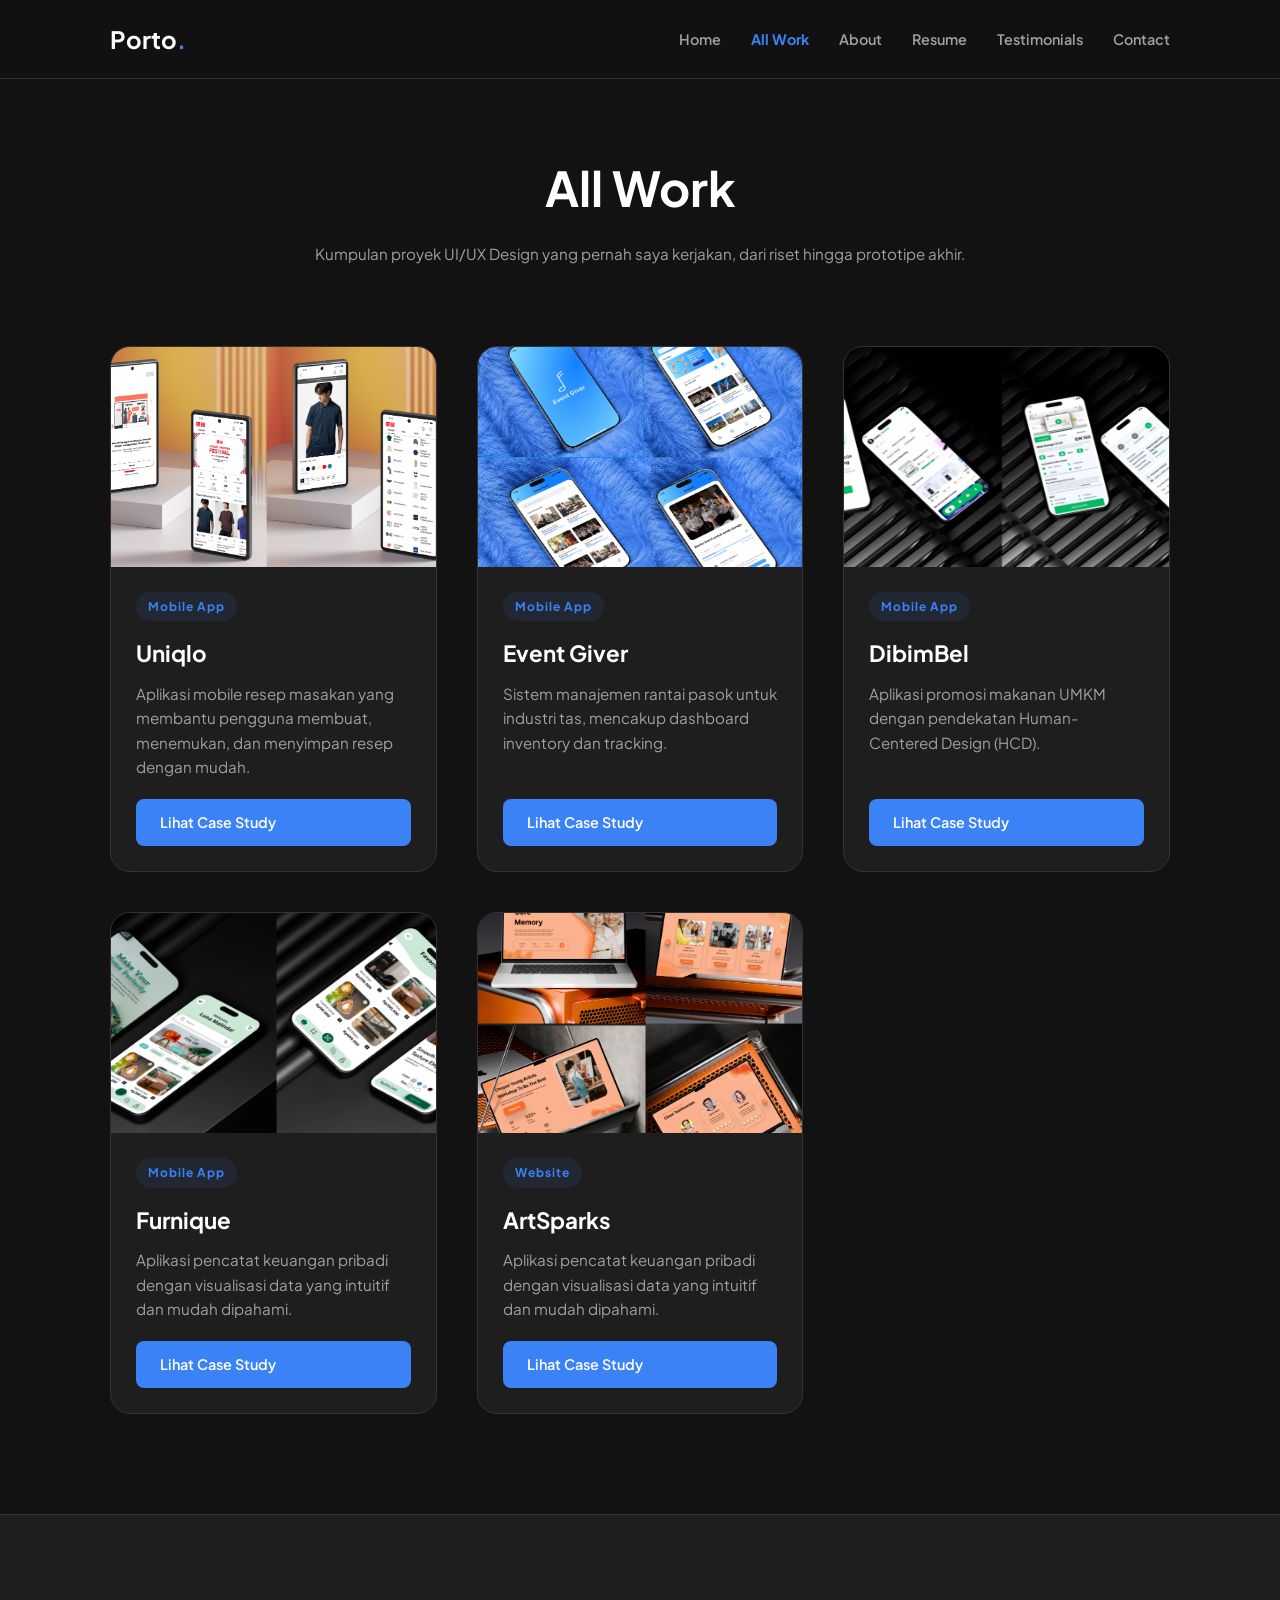
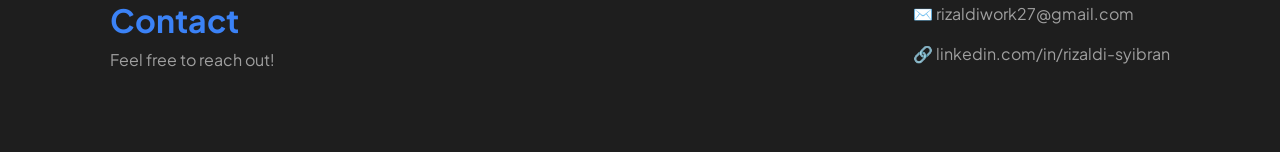
<file: allwork.html>
<!DOCTYPE html>
<html lang="id">
<head>
    <meta charset="UTF-8">
    <meta name="viewport" content="width=device-width, initial-scale=1.0">
    <title>All Work | UI/UX Designer</title>
    <link rel="stylesheet" href="style.css">
    <link href="https://fonts.googleapis.com/css2?family=Plus+Jakarta+Sans:wght@300;400;600;700&display=swap" rel="stylesheet">
</head>
<body>

    <!-- NAVBAR -->
    <nav class="navbar">
        <div class="nav-container">
            <a href="index.html" class="logo">Porto<span>.</span></a>
            <ul class="nav-links">
                <li><a href="index.html">Home</a></li>
                <li><a href="allwork.html" class="active">All Work</a></li>
                <li><a href="about.html">About</a></li>
                <li><a href="resume.html">Resume</a></li>
                <li><a href="testimonials.html">Testimonials</a></li>
                <li><a href="contact.html">Contact</a></li>
            </ul>
        </div>
    </nav>

    <!-- HEADER ALL WORK -->
    <section class="page-header">
        <div class="container">
            <h1>All Work</h1>
            <p class="section-subtitle">Kumpulan proyek UI/UX Design yang pernah saya kerjakan, dari riset hingga prototipe akhir.</p>
        </div>
    </section>

    <!-- GRID PROYEK -->
    <section class="all-projects">
        <div class="container">
            <div class="project-grid">

                <!-- Project 1: Uniqlo -->
                <div class="project-card">
                    <div class="card-image">
                        <img src="uniqlo.png" alt="Uniqlo App">
                    </div>
                    <div class="card-content">
                        <span class="card-category">Mobile App</span>
                        <h3>Uniqlo</h3>
                        <p>Aplikasi mobile resep masakan yang membantu pengguna membuat, menemukan, dan menyimpan resep dengan mudah.</p>
                        <a href="uniqlo.html" class="btn-primary">Lihat Case Study</a>
                    </div>
                </div>

                <!-- Project 2: Event Giver -->
                <div class="project-card">
                    <div class="card-image">
                        <img src="eventgiver.png" alt="Event Giver">
                    </div>
                    <div class="card-content">
                        <span class="card-category">Mobile App</span>
                        <h3>Event Giver</h3>
                        <p>Sistem manajemen rantai pasok untuk industri tas, mencakup dashboard inventory dan tracking.</p>
                        <a href="eventgiver.html" class="btn-primary">Lihat Case Study</a>
                    </div>
                </div>

                <!-- Project 3: dibimbel -->
                <div class="project-card">
                    <div class="card-image">
                        <img src="dibimbel.png" alt="Dibimbel App">
                    </div>
                    <div class="card-content">
                        <span class="card-category">Mobile App</span>
                        <h3>DibimBel</h3>
                        <p>Aplikasi promosi makanan UMKM dengan pendekatan Human-Centered Design (HCD).</p>
                        <a href="project-dibimbel.html" class="btn-primary">Lihat Case Study</a>
                    </div>
                </div>

                <!-- Project 4: Furnique -->
                <div class="project-card">
                    <div class="card-image">
                        <img src="furnique.png" alt="Furnique App">
                    </div>
                    <div class="card-content">
                        <span class="card-category">Mobile App</span>
                        <h3>Furnique</h3>
                        <p>Aplikasi pencatat keuangan pribadi dengan visualisasi data yang intuitif dan mudah dipahami.</p>
                        <a href="project-furnique.html" class="btn-primary">Lihat Case Study</a>
                    </div>
                </div>

                <!-- Project 5: ArtSparks -->
                <div class="project-card">
                    <div class="card-image">
                        <img src="artsparks.png" alt="Artsparks App">
                    </div>
                    <div class="card-content">
                        <span class="card-category">Website</span>
                        <h3>ArtSparks</h3>
                        <p>Aplikasi pencatat keuangan pribadi dengan visualisasi data yang intuitif dan mudah dipahami.</p>
                        <a href="project-artsparks.html" class="btn-primary">Lihat Case Study</a>
                    </div>
                </div>

            </div>
        </div>
    </section>

    <!-- FOOTER -->
    <footer class="contact">
        <div class="container contact-content">
            <div class="contact-text">
                <h2>Contact</h2>
                <p>Feel free to reach out!</p>
            </div>
            <div class="contact-links">
                <a href="mailto:email@anda.com">✉️ rizaldiwork27@gmail.com</a>
                <a href="https://www.linkedin.com/in/rizaldi-syibran/">🔗 linkedin.com/in/rizaldi-syibran</a>
                
            </div>
        </div>
    </footer>

</body>
</html>
</file>
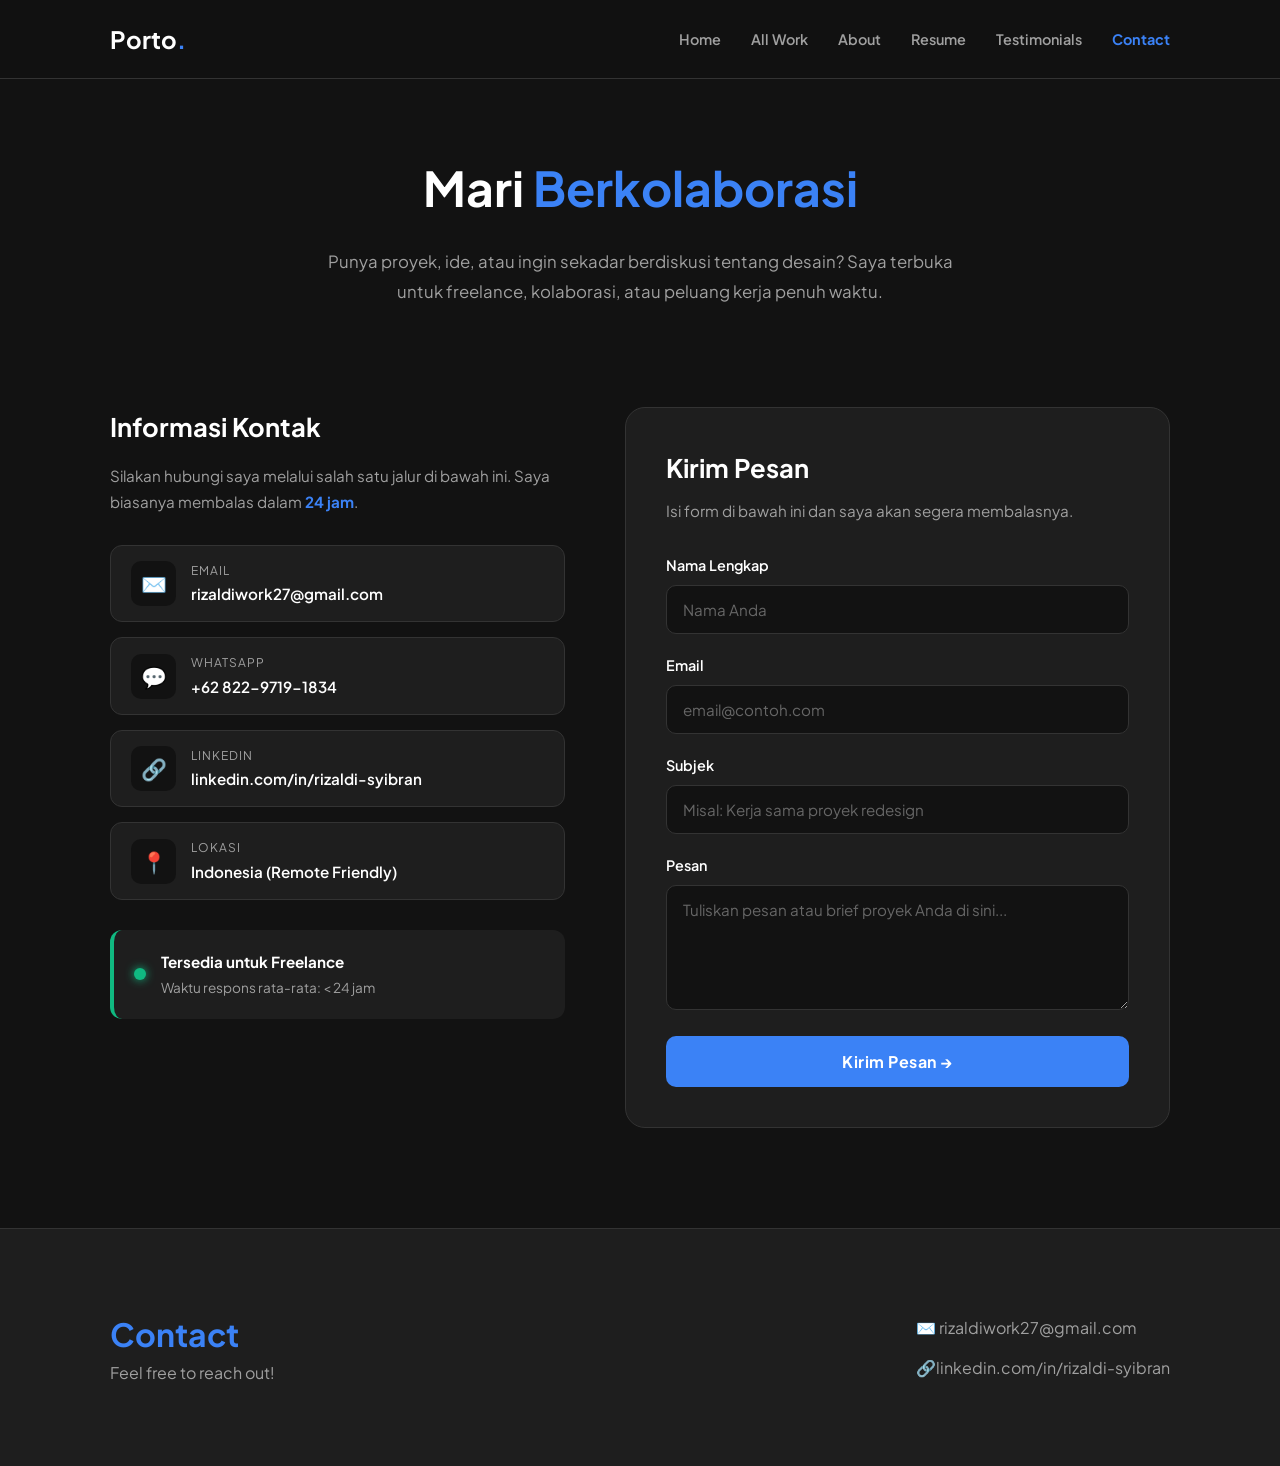
<file: contact.html>
<!DOCTYPE html>
<html lang="id">
<head>
    <meta charset="UTF-8">
    <meta name="viewport" content="width=device-width, initial-scale=1.0">
    <title>Contact | UI/UX Designer</title>
    <link rel="stylesheet" href="style.css">
    <link href="https://fonts.googleapis.com/css2?family=Plus+Jakarta+Sans:wght@300;400;600;700&display=swap" rel="stylesheet">
</head>
<body>

    <!-- NAVBAR -->
    <nav class="navbar">
        <div class="nav-container">
            <a href="index.html" class="logo">Porto<span>.</span></a>
            <ul class="nav-links">
                <li><a href="index.html">Home</a></li>
                <li><a href="allwork.html">All Work</a></li>
                <li><a href="about.html">About</a></li>
                <li><a href="resume.html">Resume</a></li>
                <li><a href="testimonials.html">Testimonials</a></li>
                <li><a href="contact.html" class="active">Contact</a></li>
            </ul>
        </div>
    </nav>

    <!-- HEADER CONTACT -->
    <section class="contact-header">
        <div class="container">
            <h1>Mari <span class="highlight">Berkolaborasi</span></h1>
            <p class="contact-subtitle">
                Punya proyek, ide, atau ingin sekadar berdiskusi tentang desain? 
                Saya terbuka untuk freelance, kolaborasi, atau peluang kerja penuh waktu.
            </p>
        </div>
    </section>

    <!-- KONTEN KONTAK -->
    <section class="contact-section">
        <div class="container">
            <div class="contact-wrapper">

                <!-- KIRI: INFO KONTAK -->
                <div class="contact-info">
                    <h2>Informasi Kontak</h2>
                    <p class="contact-desc">
                        Silakan hubungi saya melalui salah satu jalur di bawah ini. 
                        Saya biasanya membalas dalam <strong>24 jam</strong>.
                    </p>

                    <div class="info-list">
                        
                        <!-- Email -->
                        <a href="mailto:email@anda.com" class="info-item">
                            <div class="info-icon">✉️</div>
                            <div class="info-text">
                                <span class="info-label">Email</span>
                                <span class="info-value">rizaldiwork27@gmail.com</span>
                            </div>
                        </a>

                        <!-- WhatsApp -->
                        <a href="https://wa.me/6281234567890" target="_blank" class="info-item">
                            <div class="info-icon">💬</div>
                            <div class="info-text">
                                <span class="info-label">WhatsApp</span>
                                <span class="info-value">+62 822-9719-1834</span>
                            </div>
                        </a>

                        <!-- LinkedIn -->
                        <a href="https://linkedin.com/in/namaanda" target="_blank" class="info-item">
                            <div class="info-icon">🔗</div>
                            <div class="info-text">
                                <span class="info-label">LinkedIn</span>
                                <span class="info-value">linkedin.com/in/rizaldi-syibran</span>
                            </div>
                        </a>

                    

                        <!-- Lokasi -->
                        <div class="info-item no-link">
                            <div class="info-icon">📍</div>
                            <div class="info-text">
                                <span class="info-label">Lokasi</span>
                                <span class="info-value">Indonesia (Remote Friendly)</span>
                            </div>
                        </div>

                    </div>

                    <!-- Status Ketersediaan -->
                    <div class="availability-card">
                        <div class="availability-dot"></div>
                        <div>
                            <strong>Tersedia untuk Freelance</strong>
                            <p>Waktu respons rata-rata: &lt; 24 jam</p>
                        </div>
                    </div>

                </div>

                <!-- KANAN: FORM KONTAK -->
                <div class="contact-form-wrapper">
                    <h2>Kirim Pesan</h2>
                    <p class="form-desc">
                        Isi form di bawah ini dan saya akan segera membalasnya.
                    </p>

                    <!-- Ganti action dengan URL Formspree Anda nanti -->
                    <form action="https://formspree.io/f/xxxxxxxx" method="POST" class="contact-form">
                        
                        <div class="form-group">
                            <label for="name">Nama Lengkap</label>
                            <input type="text" id="name" name="name" placeholder="Nama Anda" required>
                        </div>

                        <div class="form-group">
                            <label for="email">Email</label>
                            <input type="email" id="email" name="email" placeholder="email@contoh.com" required>
                        </div>

                        <div class="form-group">
                            <label for="subject">Subjek</label>
                            <input type="text" id="subject" name="subject" placeholder="Misal: Kerja sama proyek redesign" required>
                        </div>

                        <div class="form-group">
                            <label for="message">Pesan</label>
                            <textarea id="message" name="message" rows="5" placeholder="Tuliskan pesan atau brief proyek Anda di sini..." required></textarea>
                        </div>

                        <button type="submit" class="btn-submit">
                            Kirim Pesan &rarr;
                        </button>

                    </form>
                </div>

            </div>
        </div>
    </section>

    <!-- FOOTER -->
    <footer class="contact">
        <div class="container contact-content">
            <div class="contact-text">
                <h2>Contact</h2>
                <p>Feel free to reach out!</p>
            </div>
            <div class="contact-links">
                <a href="mailto:email@anda.com">✉️ rizaldiwork27@gmail.com</a>
                <a href="#">🔗linkedin.com/in/rizaldi-syibran</a>
                
            </div>
        </div>
    </footer>

</body>
</html>
</file>
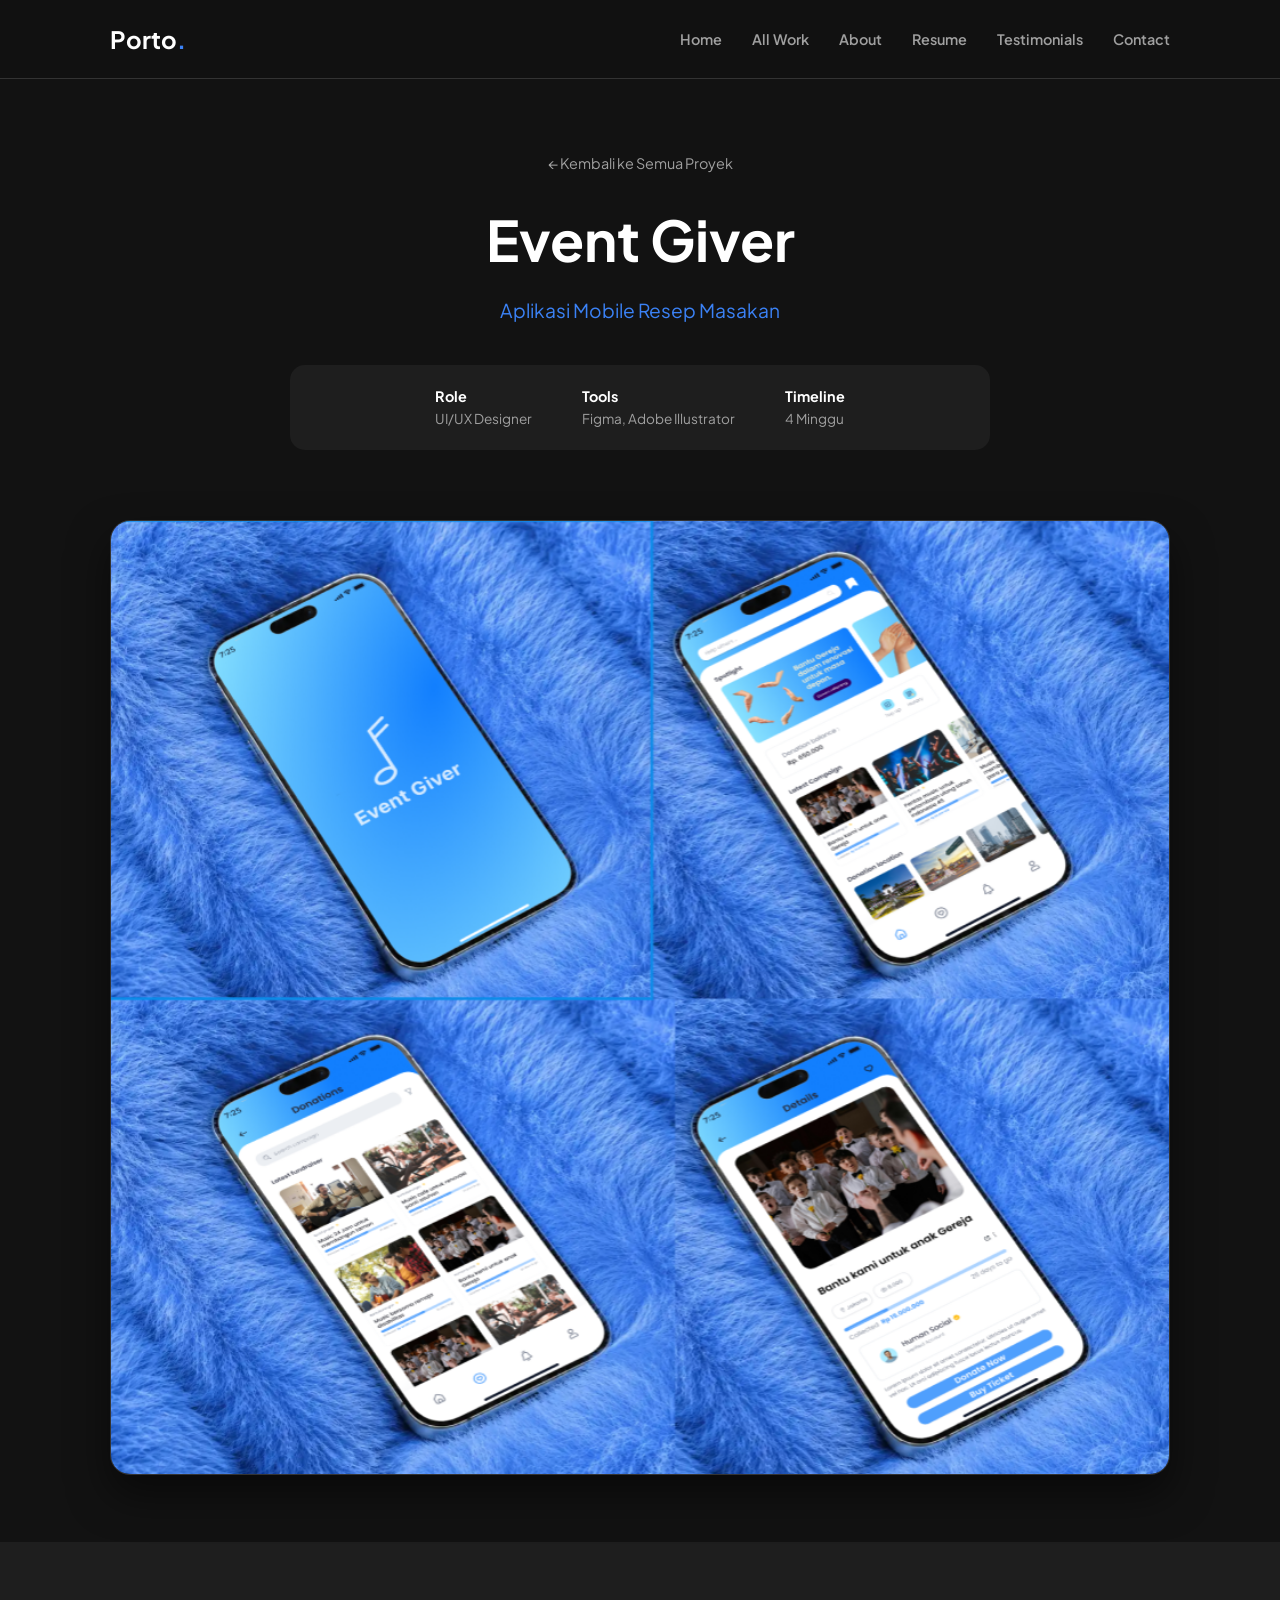
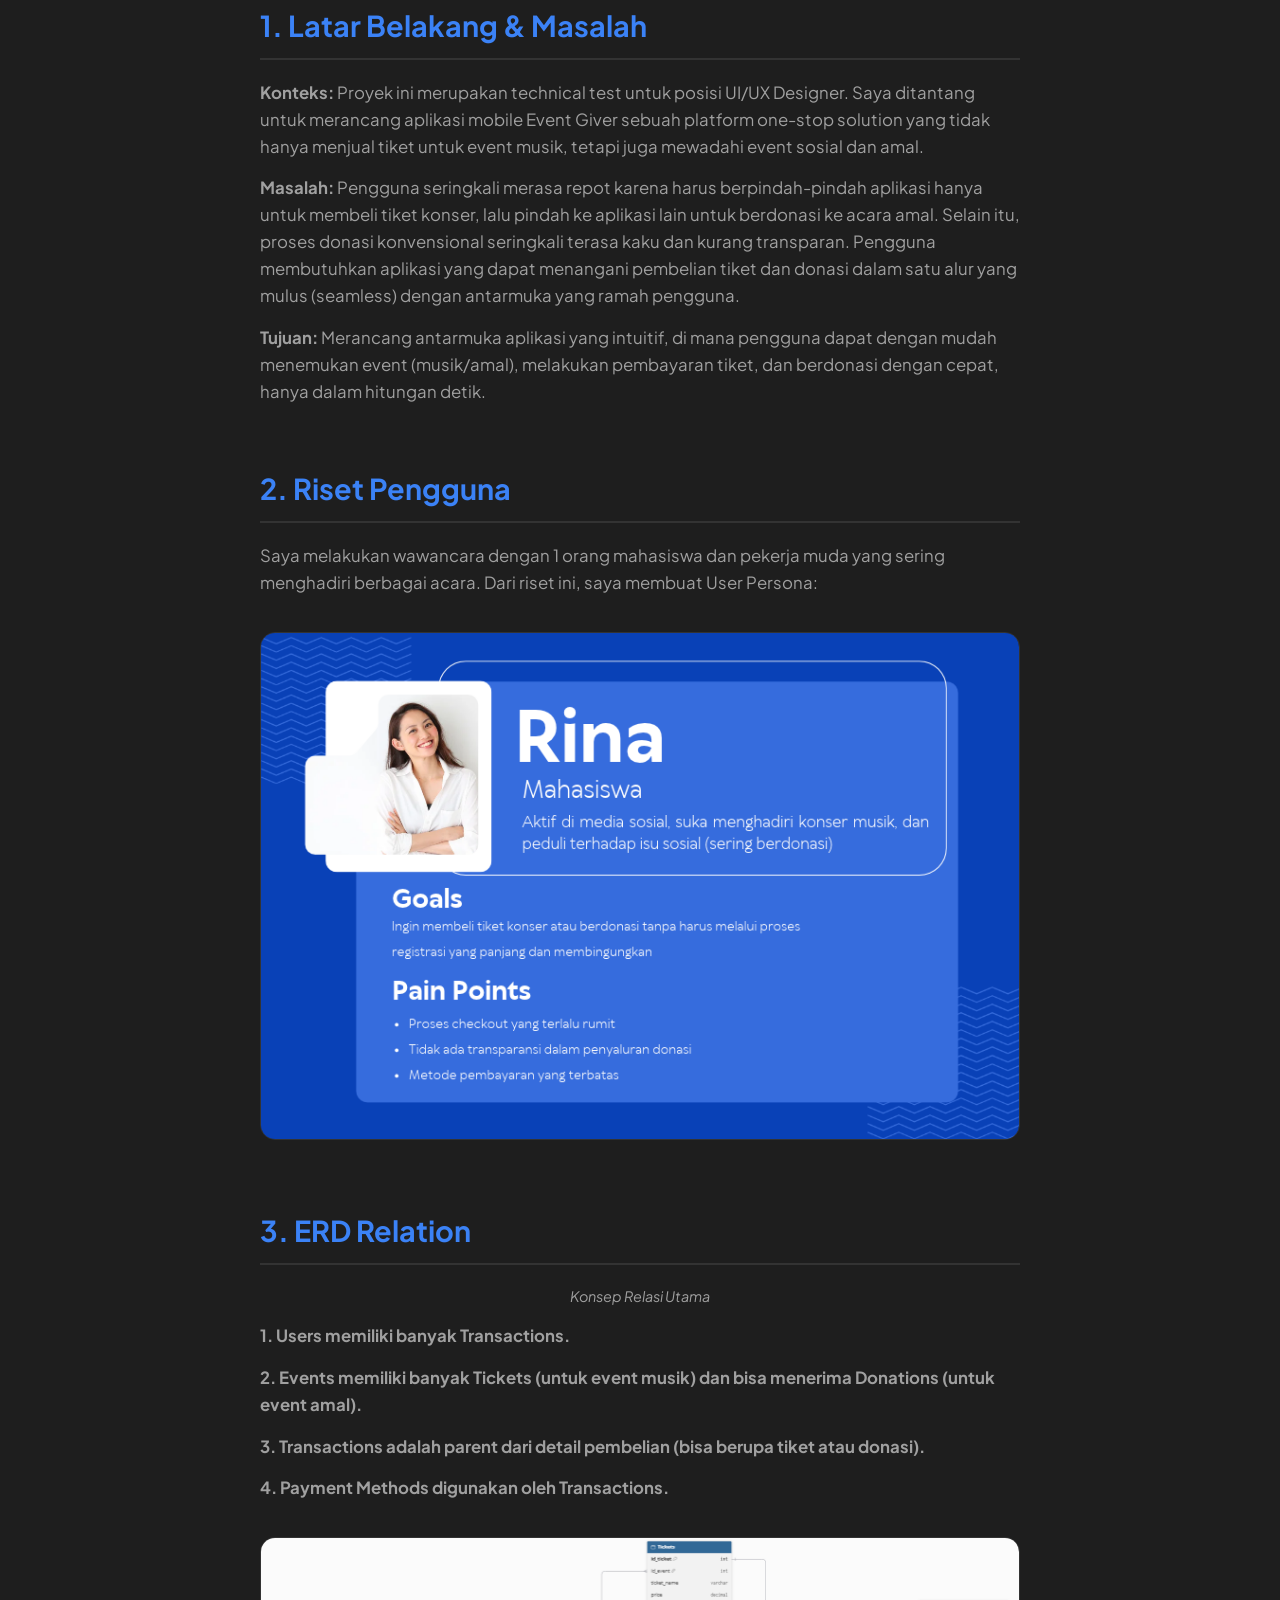
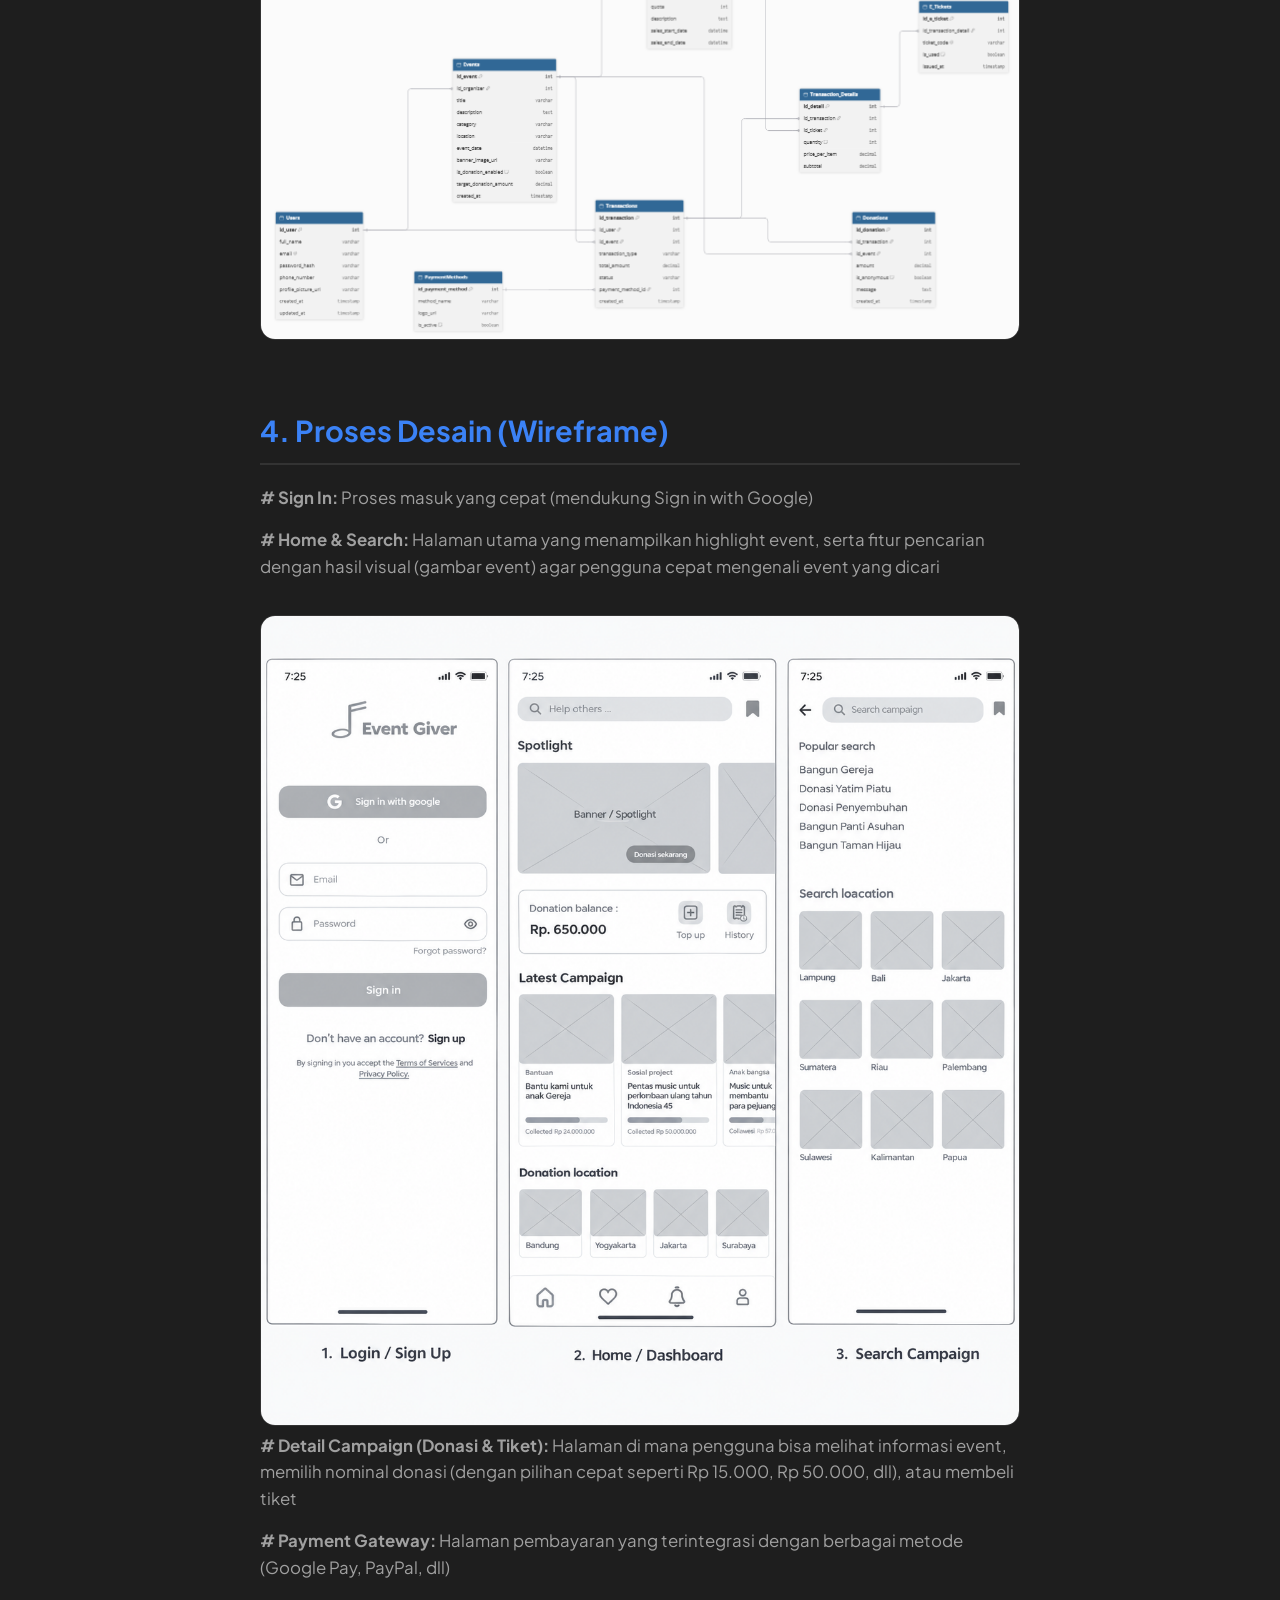
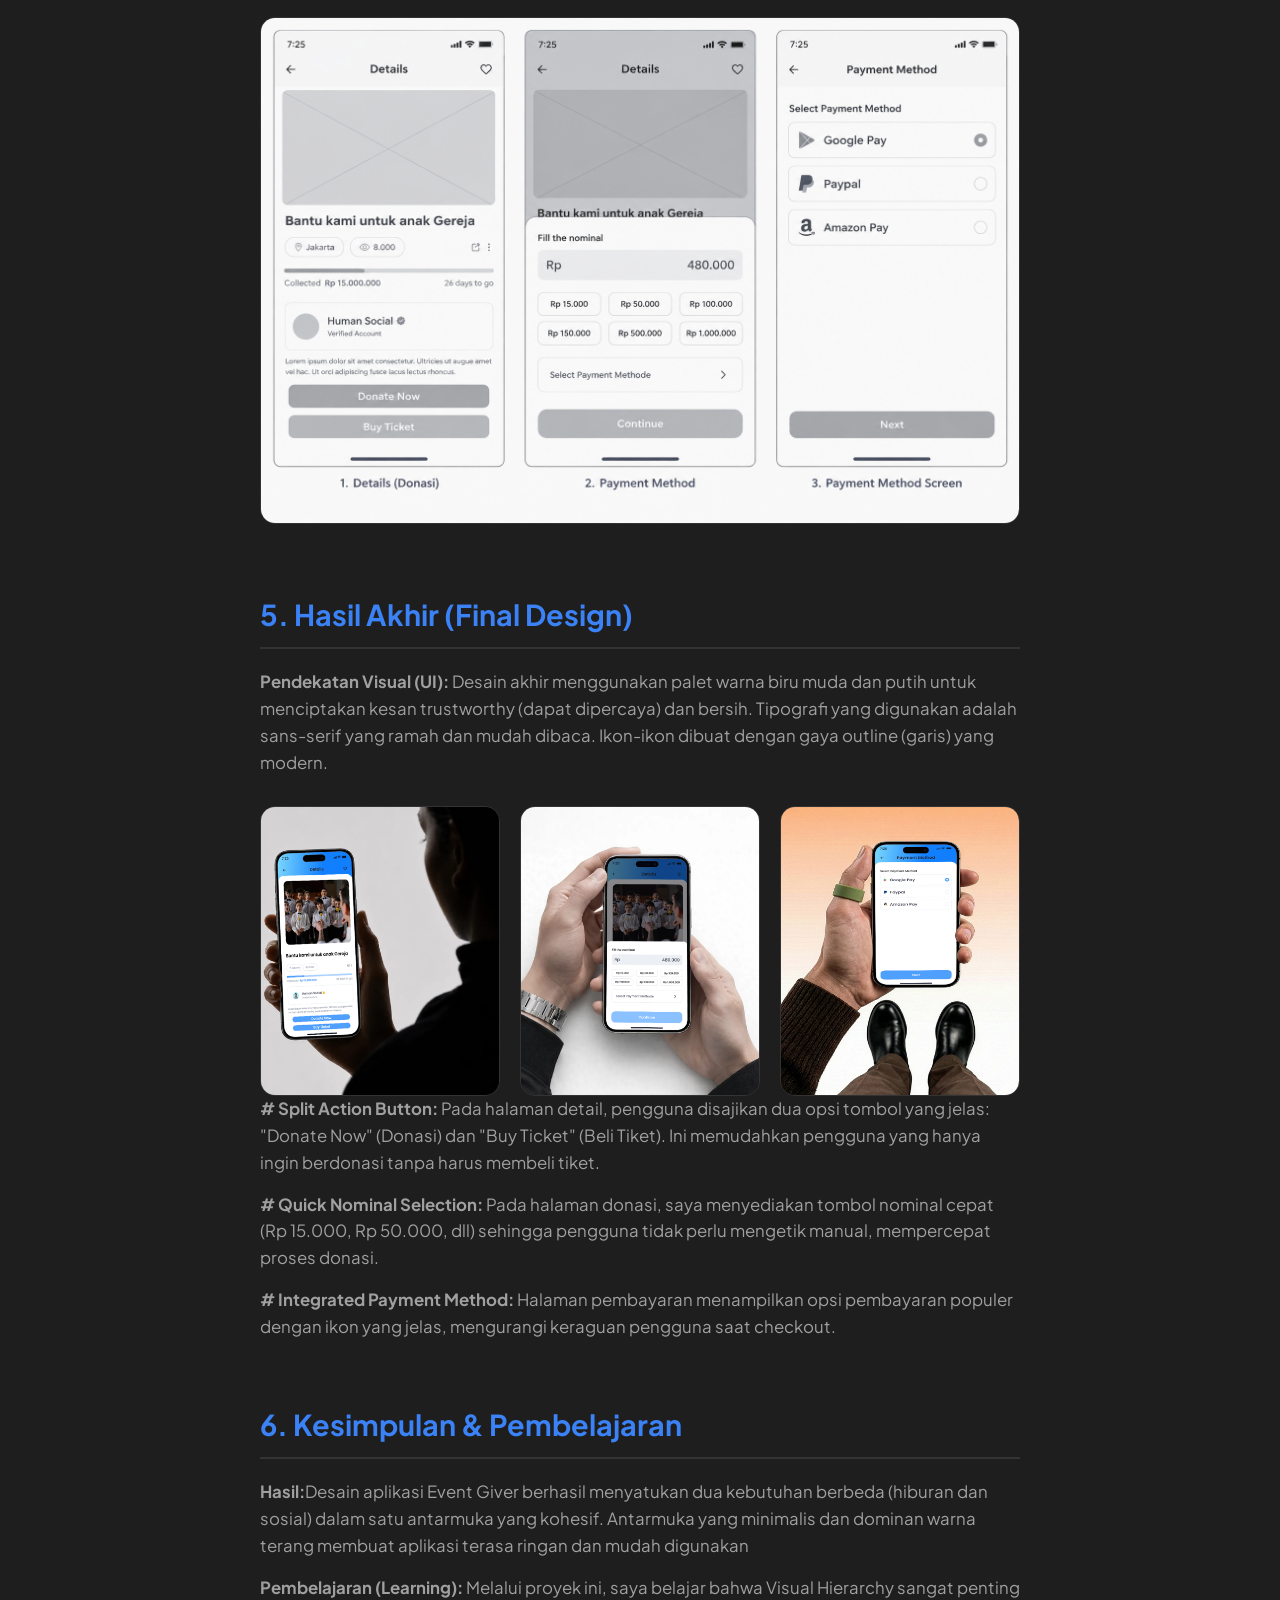
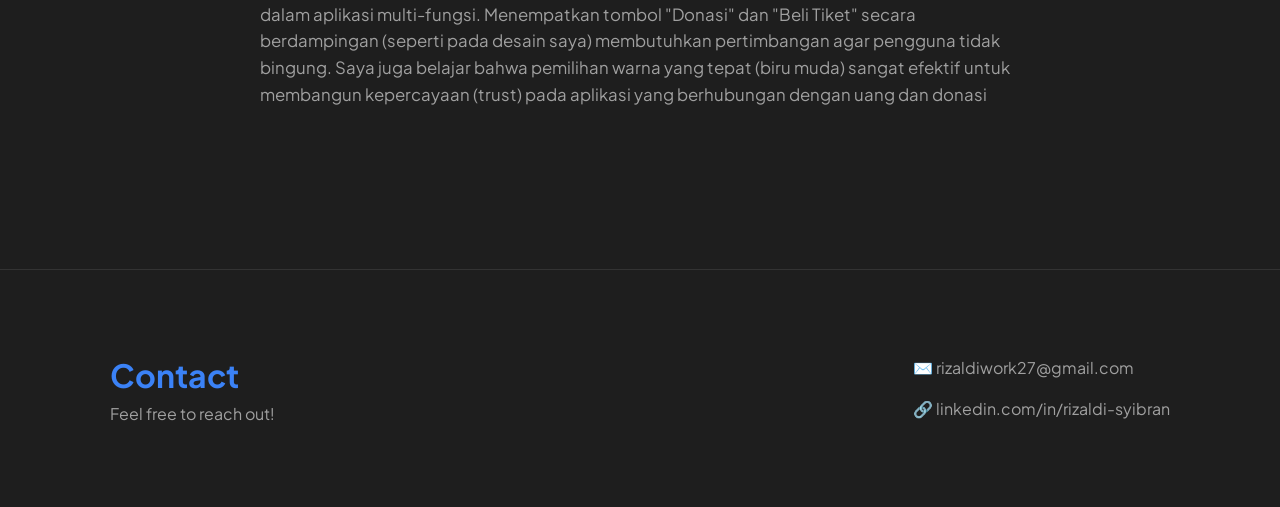
<file: eventgiver.html>
<!DOCTYPE html>
<html lang="id">
<head>
    <meta charset="UTF-8">
    <meta name="viewport" content="width=device-width, initial-scale=1.0">
    <title>Cookie Project | UI/UX Case Study</title>
    <link rel="stylesheet" href="style.css">
    <link href="https://fonts.googleapis.com/css2?family=Plus+Jakarta+Sans:wght@300;400;600;700&display=swap" rel="stylesheet">
</head>
<body>

    <!-- NAVBAR (Sama seperti index) -->
    <nav class="navbar">
        <div class="nav-container">
            <a href="index.html" class="logo">Porto<span>.</span></a>
            <ul class="nav-links">
                <li><a href="index.html">Home</a></li>
                <li><a href="allwork.html">All Work</a></li>
                <li><a href="about.html">About</a></li>
                <li><a href="resume.html">Resume</a></li>
                <li><a href="testimonials.html">Testimonials</a></li>
                <li><a href="contact.html">Contact</a></li>
            </ul>
        </div>
    </nav>

    <!-- HEADER PROYEK -->
    <section class="project-header">
        <div class="container">
            <a href="allwork.html" class="back-link">&larr; Kembali ke Semua Proyek</a>
            <h1>Event Giver</h1>
            <p class="project-tagline">Aplikasi Mobile Resep Masakan</p>
            
            <div class="project-meta">
                <div class="meta-item">
                    <strong>Role</strong>
                    <span>UI/UX Designer</span>
                </div>
                <div class="meta-item">
                    <strong>Tools</strong>
                    <span>Figma, Adobe Illustrator</span>
                </div>
                <div class="meta-item">
                    <strong>Timeline</strong>
                    <span>4 Minggu</span>
                </div>
            </div>
        </div>
    </section>

    <!-- GAMBAR UTAMA (HERO IMAGE) -->
    <section class="project-hero-image">
        <div class="container">
            <!-- Ganti link ini dengan mockup utama proyek Anda -->
            <img src="eventgiver.png" alt="Cookie App Mockup">
        </div>
    </section>

    <!-- KONTEN CASE STUDY -->
    <section class="project-content">
        <div class="container content-wrapper">
            
            <!-- BAGIAN 1: LATAR BELAKANG -->
            <div class="content-block">
                <h2>1. Latar Belakang & Masalah</h2>
                <p><strong>Konteks:</strong> Proyek ini merupakan technical test untuk posisi UI/UX Designer. Saya ditantang untuk merancang aplikasi mobile Event Giver sebuah platform one-stop solution yang tidak hanya menjual tiket untuk event musik, tetapi juga mewadahi event sosial dan amal.</p>
                <p><strong>Masalah:</strong> Pengguna seringkali merasa repot karena harus berpindah-pindah aplikasi hanya untuk membeli tiket konser, lalu pindah ke aplikasi lain untuk berdonasi ke acara amal. Selain itu, proses donasi konvensional seringkali terasa kaku dan kurang transparan. Pengguna membutuhkan aplikasi yang dapat menangani pembelian tiket dan donasi dalam satu alur yang mulus (seamless) dengan antarmuka yang ramah pengguna.</p>
                <p><strong>Tujuan:</strong> Merancang antarmuka aplikasi yang intuitif, di mana pengguna dapat dengan mudah menemukan event (musik/amal), melakukan pembayaran tiket, dan berdonasi dengan cepat, hanya dalam hitungan detik.</p>
            </div>

            <!-- BAGIAN 2: RISET & USER PERSONA -->
            <div class="content-block">
                <h2>2. Riset Pengguna</h2>
                <p>Saya melakukan wawancara dengan 1 orang mahasiswa dan pekerja muda yang sering menghadiri berbagai acara. Dari riset ini, saya membuat User Persona:</p>
                
                    <img src="userpersona.png" alt="User Persona" class="content-img">
                    
            </div>

             <!-- BAGIAN 3: WIREFRAME & DESIGN PROCESS -->
            <div class="content-block">
                <h2>3. ERD Relation</h2>
                <p class="caption">Konsep Relasi Utama</p>
                <p><strong>1. Users memiliki banyak Transactions.</strong> </p>
                <p><strong>2. Events memiliki banyak Tickets (untuk event musik) dan bisa menerima Donations (untuk event amal).</strong> </p>
                <p><strong>3. Transactions adalah parent dari detail pembelian (bisa berupa tiket atau donasi).</strong></p>
                <p><strong>4. Payment Methods digunakan oleh Transactions.</strong> </p>

                <img src="erdevent.png" alt="Wireframe" class="content-img">
                
            </div>

            <!-- BAGIAN 4: WIREFRAME & DESIGN PROCESS -->
            <div class="content-block">
                <h2>4. Proses Desain (Wireframe)</h2>
                
                <p><strong># Sign In:</strong> Proses masuk yang cepat (mendukung Sign in with Google)</p>
                <p><strong># Home & Search:</strong> Halaman utama yang menampilkan highlight event, serta fitur pencarian dengan hasil visual (gambar event) agar pengguna cepat mengenali event yang dicari</p>

                <img src="event1.png" alt="Wireframe" class="content-img">
                <p><strong># Detail Campaign (Donasi & Tiket):</strong> Halaman di mana pengguna bisa melihat informasi event, memilih nominal donasi (dengan pilihan cepat seperti Rp 15.000, Rp 50.000, dll), atau membeli tiket</p>
                <p><strong># Payment Gateway:</strong> Halaman pembayaran yang terintegrasi dengan berbagai metode (Google Pay, PayPal, dll)</p>

                <img src="event2.png" alt="Wireframe" class="content-img">
            </div>

            <!-- BAGIAN 5: HASIL AKHIR (SISTEM APLIKASI) -->
            <div class="content-block">
                <h2>5. Hasil Akhir (Final Design)</h2>
                <p><strong>Pendekatan Visual (UI):</strong> Desain akhir menggunakan palet warna biru muda dan putih untuk menciptakan kesan trustworthy (dapat dipercaya) dan bersih. Tipografi yang digunakan adalah sans-serif yang ramah dan mudah dibaca. Ikon-ikon dibuat dengan gaya outline (garis) yang modern.</p>
                
                <!-- GRID UNTUK FOTO SISTEM APLIKASI -->
                <div class="image-grid">
                    <img src="eventmock1.png" alt="Screen 1"> 
                    <img src="eventmock2.png" alt="Screen 2">
                    <img src="eventmock3.png" alt="Screen 3">
                </div>
                <p><strong># Split Action Button:</strong> Pada halaman detail, pengguna disajikan dua opsi tombol yang jelas: "Donate Now" (Donasi) dan "Buy Ticket" (Beli Tiket). Ini memudahkan pengguna yang hanya ingin berdonasi tanpa harus membeli tiket.</p>
                <p><strong># Quick Nominal Selection:</strong> Pada halaman donasi, saya menyediakan tombol nominal cepat (Rp 15.000, Rp 50.000, dll) sehingga pengguna tidak perlu mengetik manual, mempercepat proses donasi.</p>
                <p><strong># Integrated Payment Method:</strong> Halaman pembayaran menampilkan opsi pembayaran populer dengan ikon yang jelas, mengurangi keraguan pengguna saat checkout.</p>
            </div>

            <!-- BAGIAN 6: KESIMPULAN -->
            <div class="content-block">
                <h2>6. Kesimpulan & Pembelajaran</h2>
                <p><strong>Hasil:</strong>Desain aplikasi Event Giver berhasil menyatukan dua kebutuhan berbeda (hiburan dan sosial) dalam satu antarmuka yang kohesif. Antarmuka yang minimalis dan dominan warna terang membuat aplikasi terasa ringan dan mudah digunakan
                <p><strong>Pembelajaran (Learning):</strong> Melalui proyek ini, saya belajar bahwa Visual Hierarchy sangat penting dalam aplikasi multi-fungsi. Menempatkan tombol "Donasi" dan "Beli Tiket" secara berdampingan (seperti pada desain saya) membutuhkan pertimbangan agar pengguna tidak bingung. Saya juga belajar bahwa pemilihan warna yang tepat (biru muda) sangat efektif untuk membangun kepercayaan (trust) pada aplikasi yang berhubungan dengan uang dan donasi</p>
            </div>

        </div>
    </section>

    <!-- FOOTER -->
    <footer class="contact">
        <div class="container contact-content">
            <div class="contact-text">
                <h2>Contact</h2>
                <p>Feel free to reach out!</p>
            </div>
            <div class="contact-links">
                <a href="mailto:email@anda.com">✉️ rizaldiwork27@gmail.com</a>
                <a href="https://www.linkedin.com/in/rizaldi-syibran/">🔗 linkedin.com/in/rizaldi-syibran</a>
                
            </div>
        </div>
    </footer>

</body>
</html>
</file>
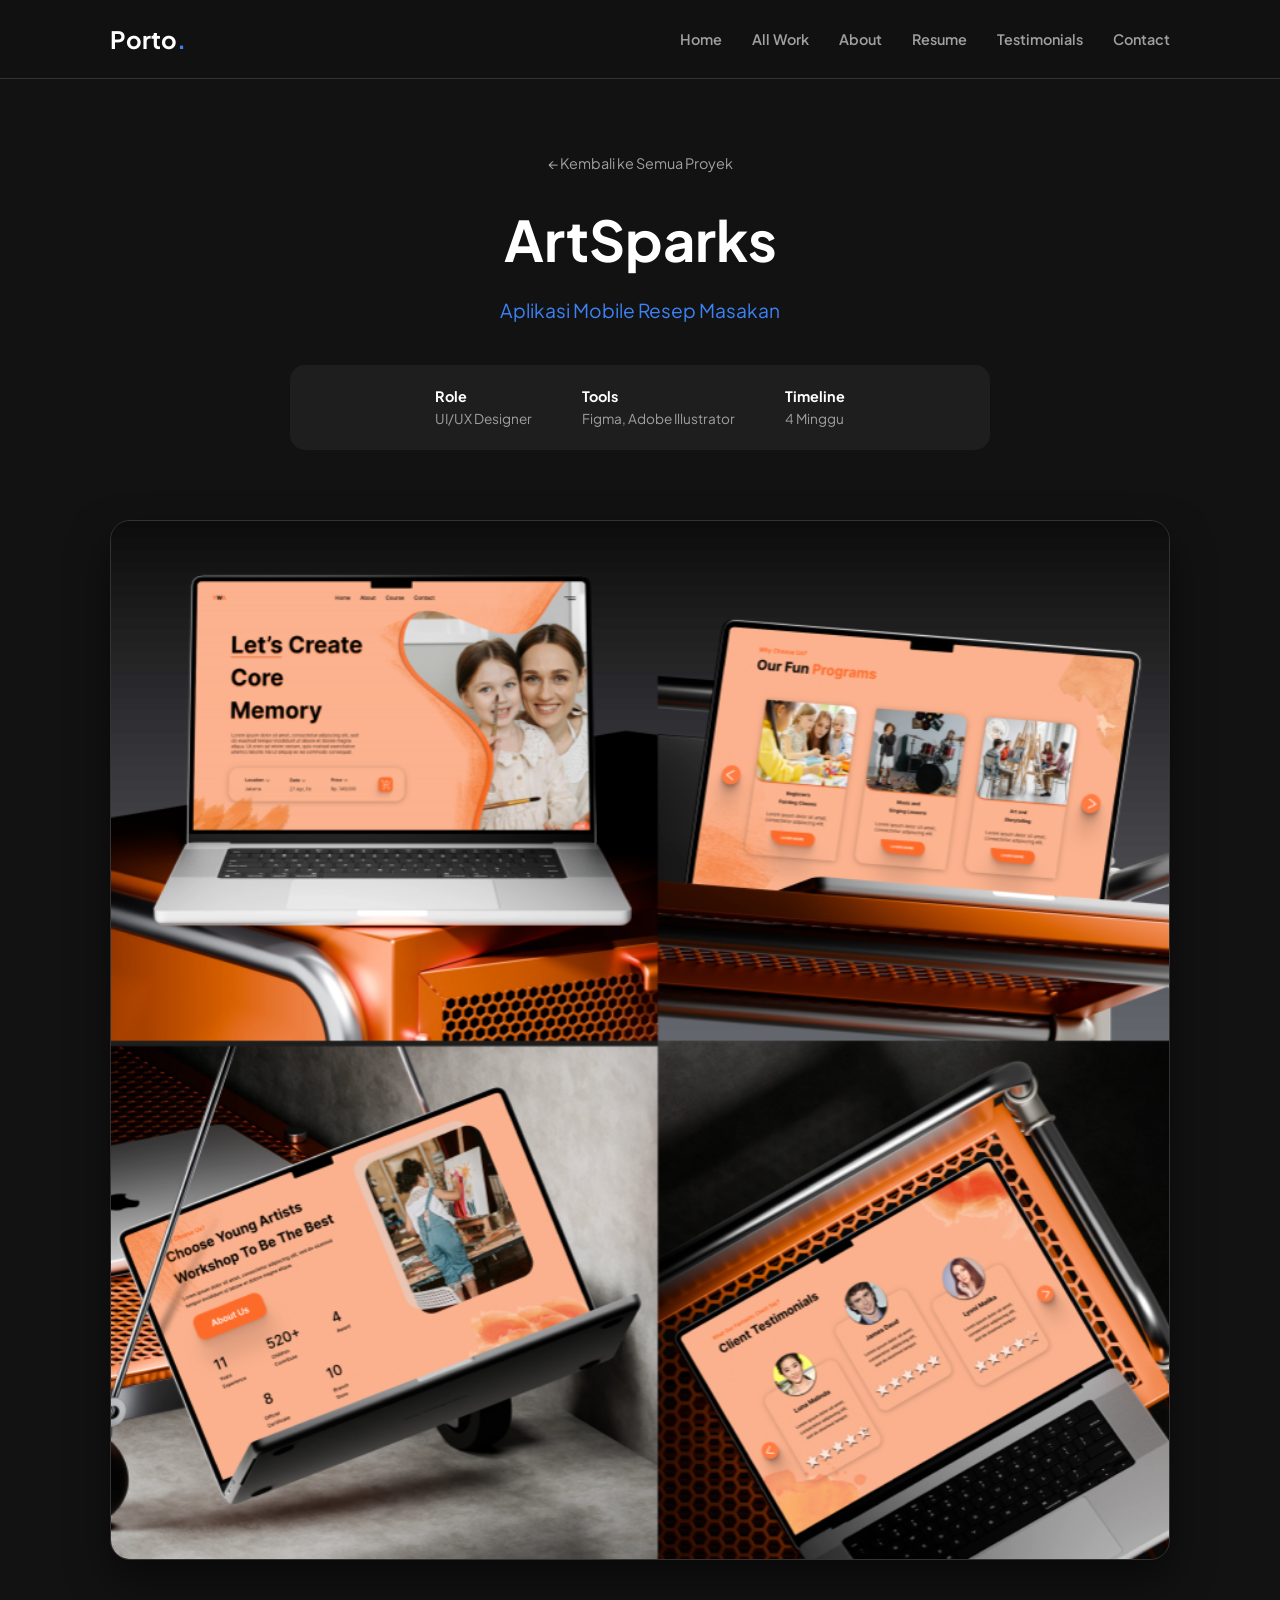
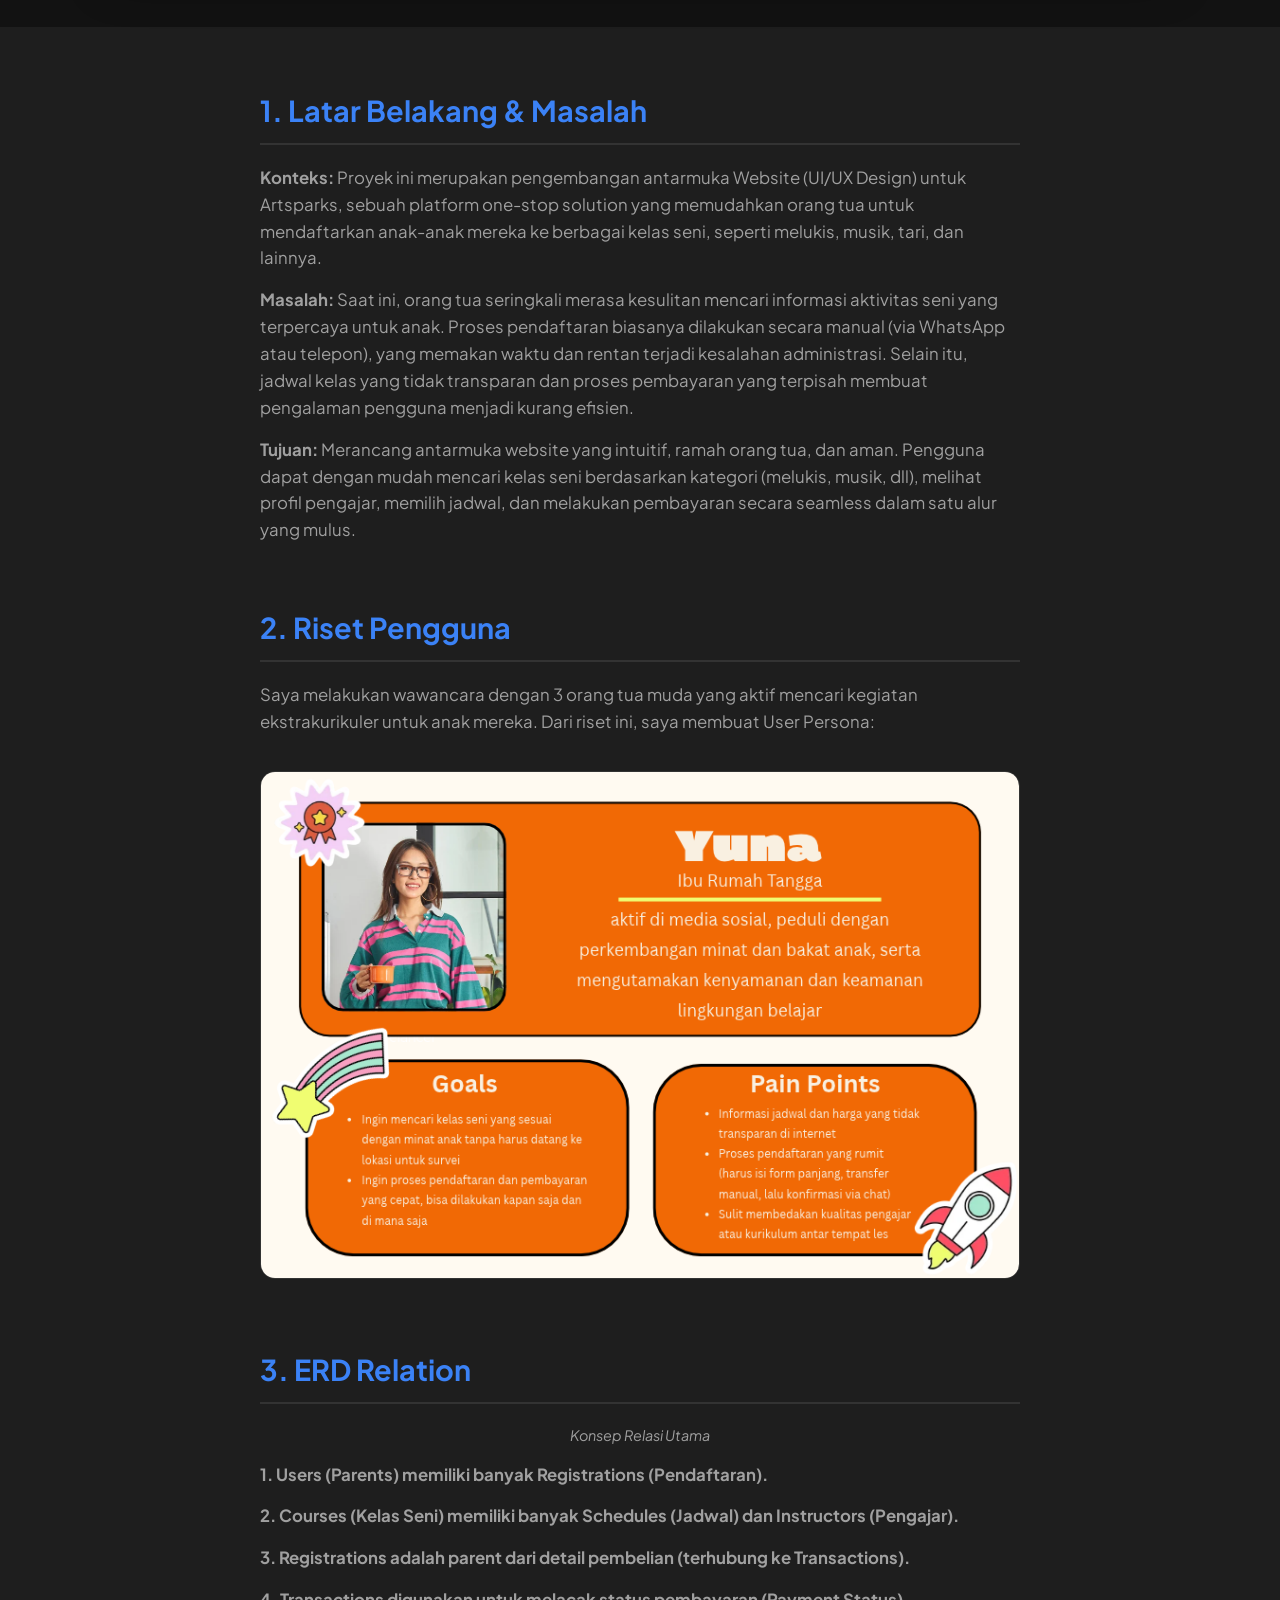
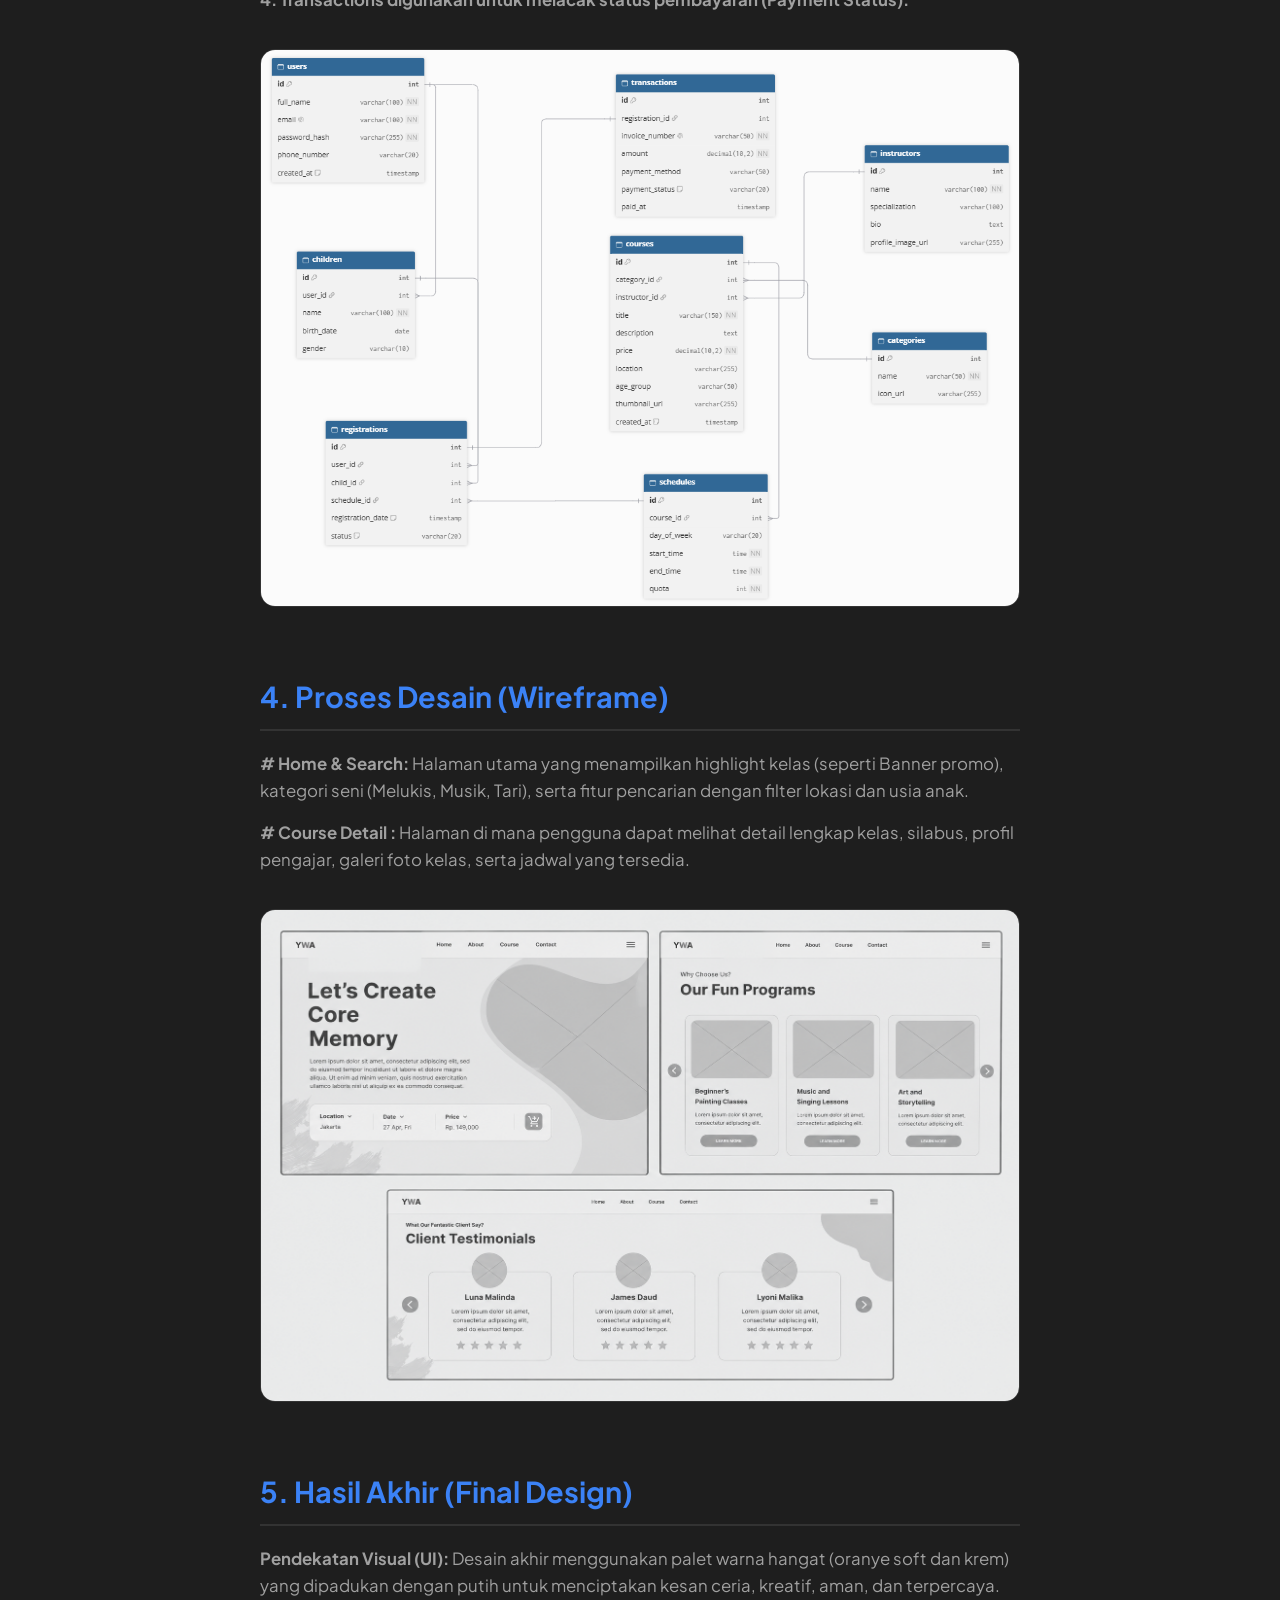
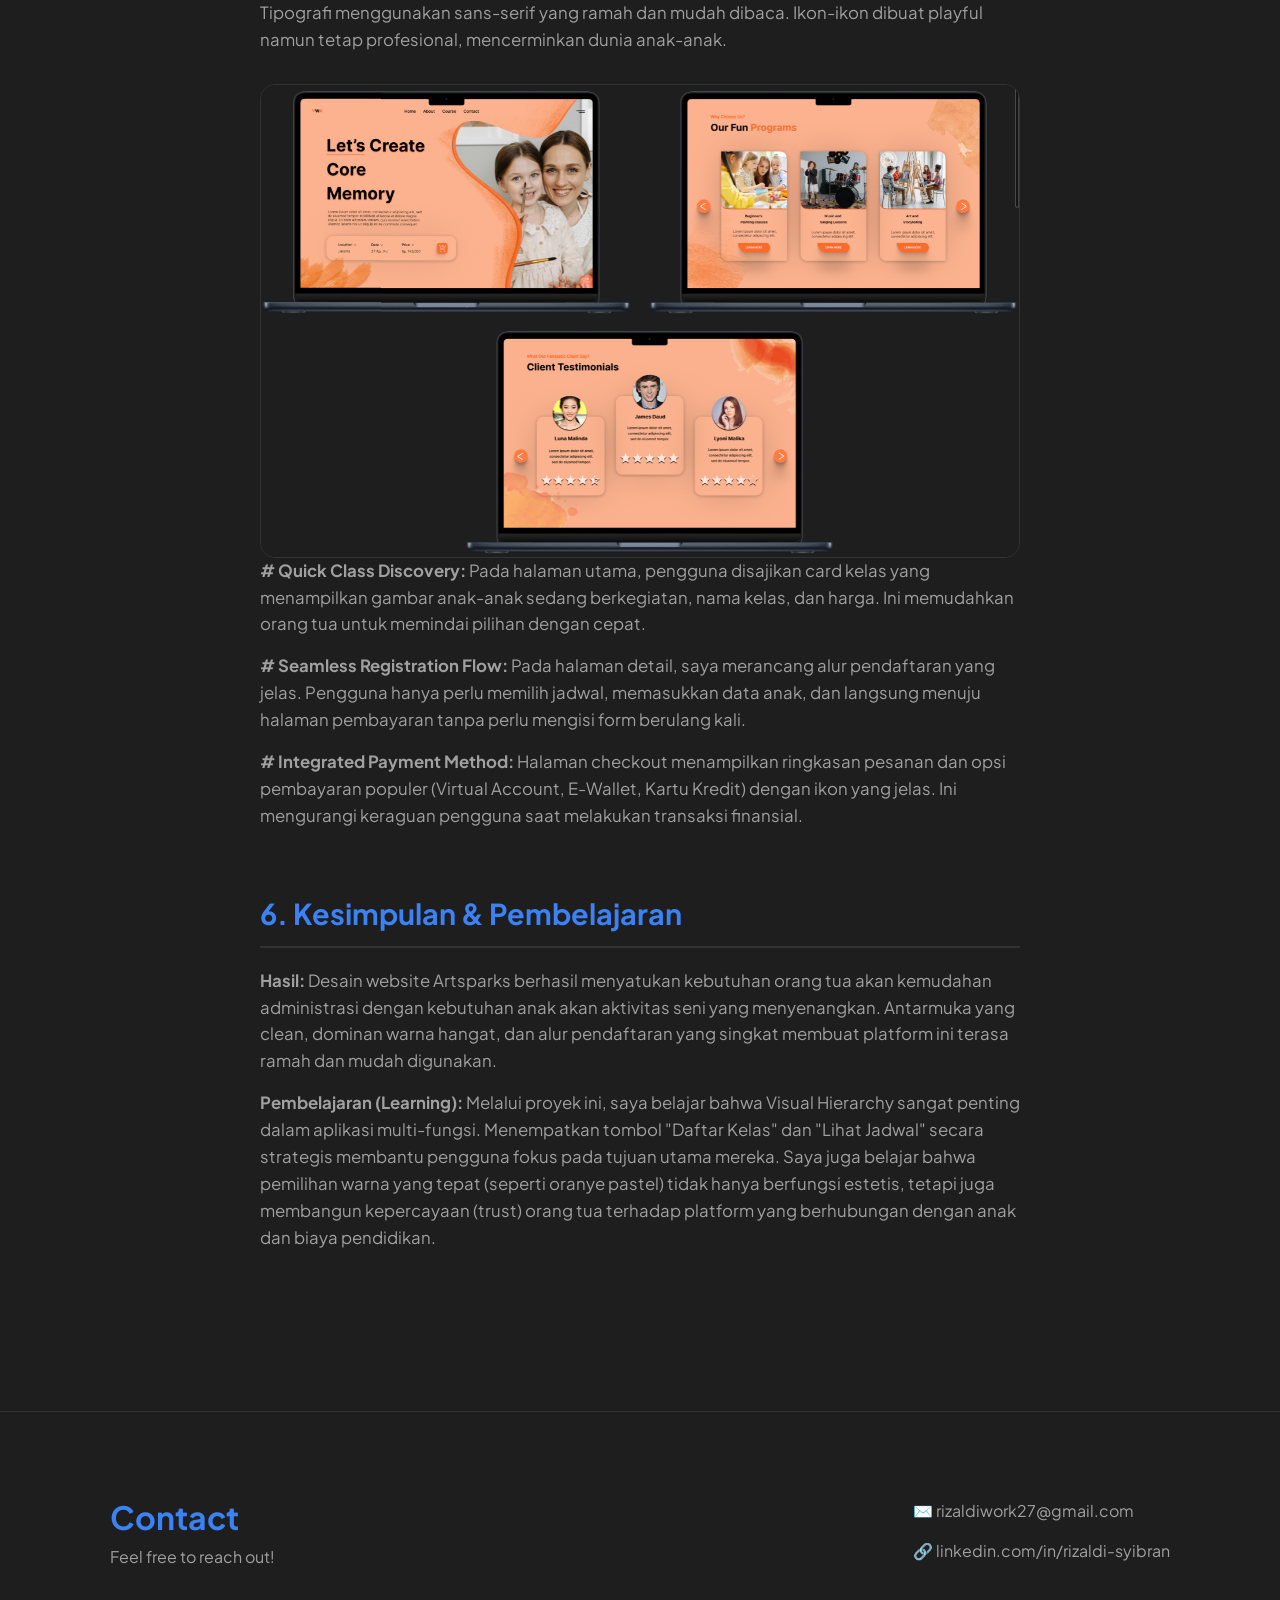
<file: project-artsparks.html>
<!DOCTYPE html>
<html lang="id">
<head>
    <meta charset="UTF-8">
    <meta name="viewport" content="width=device-width, initial-scale=1.0">
    <title>Cookie Project | UI/UX Case Study</title>
    <link rel="stylesheet" href="style.css">
    <link href="https://fonts.googleapis.com/css2?family=Plus+Jakarta+Sans:wght@300;400;600;700&display=swap" rel="stylesheet">
</head>
<body>

    <!-- NAVBAR (Sama seperti index) -->
    <nav class="navbar">
        <div class="nav-container">
            <a href="index.html" class="logo">Porto<span>.</span></a>
            <ul class="nav-links">
                <li><a href="index.html">Home</a></li>
                <li><a href="allwork.html">All Work</a></li>
                <li><a href="about.html">About</a></li>
                <li><a href="resume.html">Resume</a></li>
                <li><a href="testimonials.html">Testimonials</a></li>
                <li><a href="contact.html">Contact</a></li>
            </ul>
        </div>
    </nav>

    <!-- HEADER PROYEK -->
    <section class="project-header">
        <div class="container">
            <a href="allwork.html" class="back-link">&larr; Kembali ke Semua Proyek</a>
            <h1>ArtSparks</h1>
            <p class="project-tagline">Aplikasi Mobile Resep Masakan</p>
            
            <div class="project-meta">
                <div class="meta-item">
                    <strong>Role</strong>
                    <span>UI/UX Designer</span>
                </div>
                <div class="meta-item">
                    <strong>Tools</strong>
                    <span>Figma, Adobe Illustrator</span>
                </div>
                <div class="meta-item">
                    <strong>Timeline</strong>
                    <span>4 Minggu</span>
                </div>
            </div>
        </div>
    </section>

    <!-- GAMBAR UTAMA (HERO IMAGE) -->
    <section class="project-hero-image">
        <div class="container">
            <!-- Ganti link ini dengan mockup utama proyek Anda -->
            <img src="artsparks.png" alt="Cookie App Mockup">
        </div>
    </section>

    <!-- KONTEN CASE STUDY -->
    <section class="project-content">
        <div class="container content-wrapper">
            
            <!-- BAGIAN 1: LATAR BELAKANG -->
            <div class="content-block">
                <h2>1. Latar Belakang & Masalah</h2>
                <p><strong>Konteks:</strong> Proyek ini merupakan pengembangan antarmuka Website (UI/UX Design) untuk Artsparks, sebuah platform one-stop solution yang memudahkan orang tua untuk mendaftarkan anak-anak mereka ke berbagai kelas seni, seperti melukis, musik, tari, dan lainnya.</p>
                <p><strong>Masalah:</strong> Saat ini, orang tua seringkali merasa kesulitan mencari informasi aktivitas seni yang terpercaya untuk anak. Proses pendaftaran biasanya dilakukan secara manual (via WhatsApp atau telepon), yang memakan waktu dan rentan terjadi kesalahan administrasi. Selain itu, jadwal kelas yang tidak transparan dan proses pembayaran yang terpisah membuat pengalaman pengguna menjadi kurang efisien.</p>
                <p><strong>Tujuan:</strong> Merancang antarmuka website yang intuitif, ramah orang tua, dan aman. Pengguna dapat dengan mudah mencari kelas seni berdasarkan kategori (melukis, musik, dll), melihat profil pengajar, memilih jadwal, dan melakukan pembayaran secara seamless dalam satu alur yang mulus.</p>
            </div>

            <!-- BAGIAN 2: RISET & USER PERSONA -->
            <div class="content-block">
                <h2>2. Riset Pengguna</h2>
                <p>Saya melakukan wawancara dengan 3 orang tua muda yang aktif mencari kegiatan ekstrakurikuler untuk anak mereka. Dari riset ini, saya membuat User Persona:</p>
                
                    <img src="userart.png" alt="User Persona" class="content-img">
                    
            </div>

             <!-- BAGIAN 3: WIREFRAME & DESIGN PROCESS -->
            <div class="content-block">
                <h2>3. ERD Relation</h2>
                <p class="caption">Konsep Relasi Utama</p>
                <p><strong>1. Users (Parents) memiliki banyak Registrations (Pendaftaran).</strong> </p>
                <p><strong>2. Courses (Kelas Seni) memiliki banyak Schedules (Jadwal) dan Instructors (Pengajar).</strong> </p>
                <p><strong>3. Registrations adalah parent dari detail pembelian (terhubung ke Transactions).</strong> </p>
                <p><strong>4. Transactions digunakan untuk melacak status pembayaran (Payment Status).</strong> </p>

                <img src="erdart.png" alt="Wireframe" class="content-img">
                
            </div>

            <!-- BAGIAN 4: WIREFRAME & DESIGN PROCESS -->
            <div class="content-block">
                <h2>4. Proses Desain (Wireframe)</h2>
                
                <p><strong># Home & Search:</strong> Halaman utama yang menampilkan highlight kelas (seperti Banner promo), kategori seni (Melukis, Musik, Tari), serta fitur pencarian dengan filter lokasi dan usia anak.</p>
                <p><strong># Course Detail :</strong> Halaman di mana pengguna dapat melihat detail lengkap kelas, silabus, profil pengajar, galeri foto kelas, serta jadwal yang tersedia.</p>

                <img src="wireart.png" alt="Wireframe" class="content-img">
            </div>

            <!-- BAGIAN 5: HASIL AKHIR (SISTEM APLIKASI) -->
            <div class="content-block">
                <h2>5. Hasil Akhir (Final Design)</h2>
                <p><strong>Pendekatan Visual (UI):</strong> Desain akhir menggunakan palet warna hangat (oranye soft dan krem) yang dipadukan dengan putih untuk menciptakan kesan ceria, kreatif, aman, dan terpercaya. Tipografi menggunakan sans-serif yang ramah dan mudah dibaca. Ikon-ikon dibuat playful namun tetap profesional, mencerminkan dunia anak-anak.</p>
                
                <!-- GRID UNTUK FOTO SISTEM APLIKASI -->
                <div class="image-grid">
                    <img src="art5.png" alt="Screen 1"> 
                    
                </div>
                <p><strong># Quick Class Discovery:</strong> Pada halaman utama, pengguna disajikan card kelas yang menampilkan gambar anak-anak sedang berkegiatan, nama kelas, dan harga. Ini memudahkan orang tua untuk memindai pilihan dengan cepat.</p>
                <p><strong># Seamless Registration Flow:</strong> Pada halaman detail, saya merancang alur pendaftaran yang jelas. Pengguna hanya perlu memilih jadwal, memasukkan data anak, dan langsung menuju halaman pembayaran tanpa perlu mengisi form berulang kali.</p>
                <p><strong># Integrated Payment Method:</strong> Halaman checkout menampilkan ringkasan pesanan dan opsi pembayaran populer (Virtual Account, E-Wallet, Kartu Kredit) dengan ikon yang jelas. Ini mengurangi keraguan pengguna saat melakukan transaksi finansial.</p>
            </div>

            <!-- BAGIAN 6: KESIMPULAN -->
            <div class="content-block">
                <h2>6. Kesimpulan & Pembelajaran</h2>
                <p><strong>Hasil:</strong> Desain website Artsparks berhasil menyatukan kebutuhan orang tua akan kemudahan administrasi dengan kebutuhan anak akan aktivitas seni yang menyenangkan. Antarmuka yang clean, dominan warna hangat, dan alur pendaftaran yang singkat membuat platform ini terasa ramah dan mudah digunakan.
                <p><strong>Pembelajaran (Learning):</strong> Melalui proyek ini, saya belajar bahwa Visual Hierarchy sangat penting dalam aplikasi multi-fungsi. Menempatkan tombol "Daftar Kelas" dan "Lihat Jadwal" secara strategis membantu pengguna fokus pada tujuan utama mereka. Saya juga belajar bahwa pemilihan warna yang tepat (seperti oranye pastel) tidak hanya berfungsi estetis, tetapi juga membangun kepercayaan (trust) orang tua terhadap platform yang berhubungan dengan anak dan biaya pendidikan.</p>
            </div>

        </div>
    </section>

    <!-- FOOTER -->
    <footer class="contact">
        <div class="container contact-content">
            <div class="contact-text">
                <h2>Contact</h2>
                <p>Feel free to reach out!</p>
            </div>
            <div class="contact-links">
                <a href="mailto:email@anda.com">✉️ rizaldiwork27@gmail.com</a>
                <a href="https://www.linkedin.com/in/rizaldi-syibran/">🔗 linkedin.com/in/rizaldi-syibran</a>
                
            </div>
        </div>
    </footer>

</body>
</html>
</file>
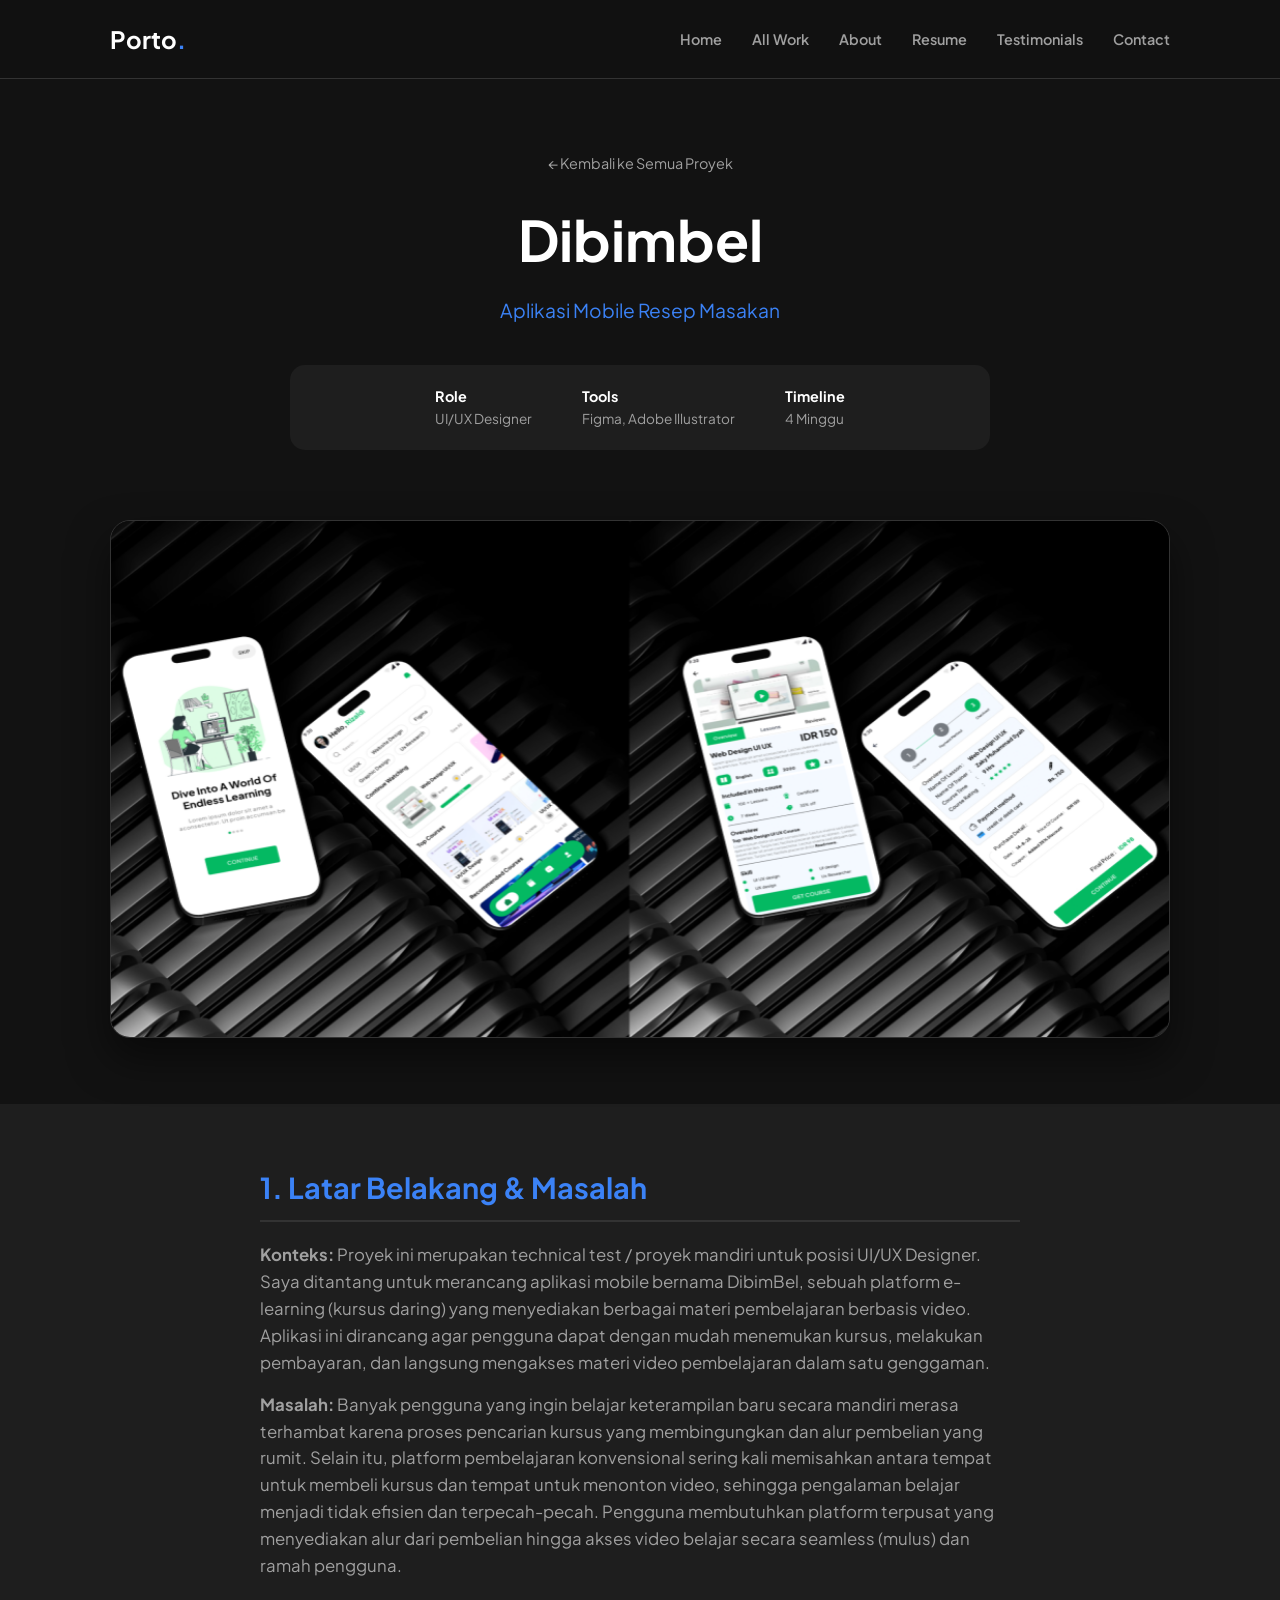
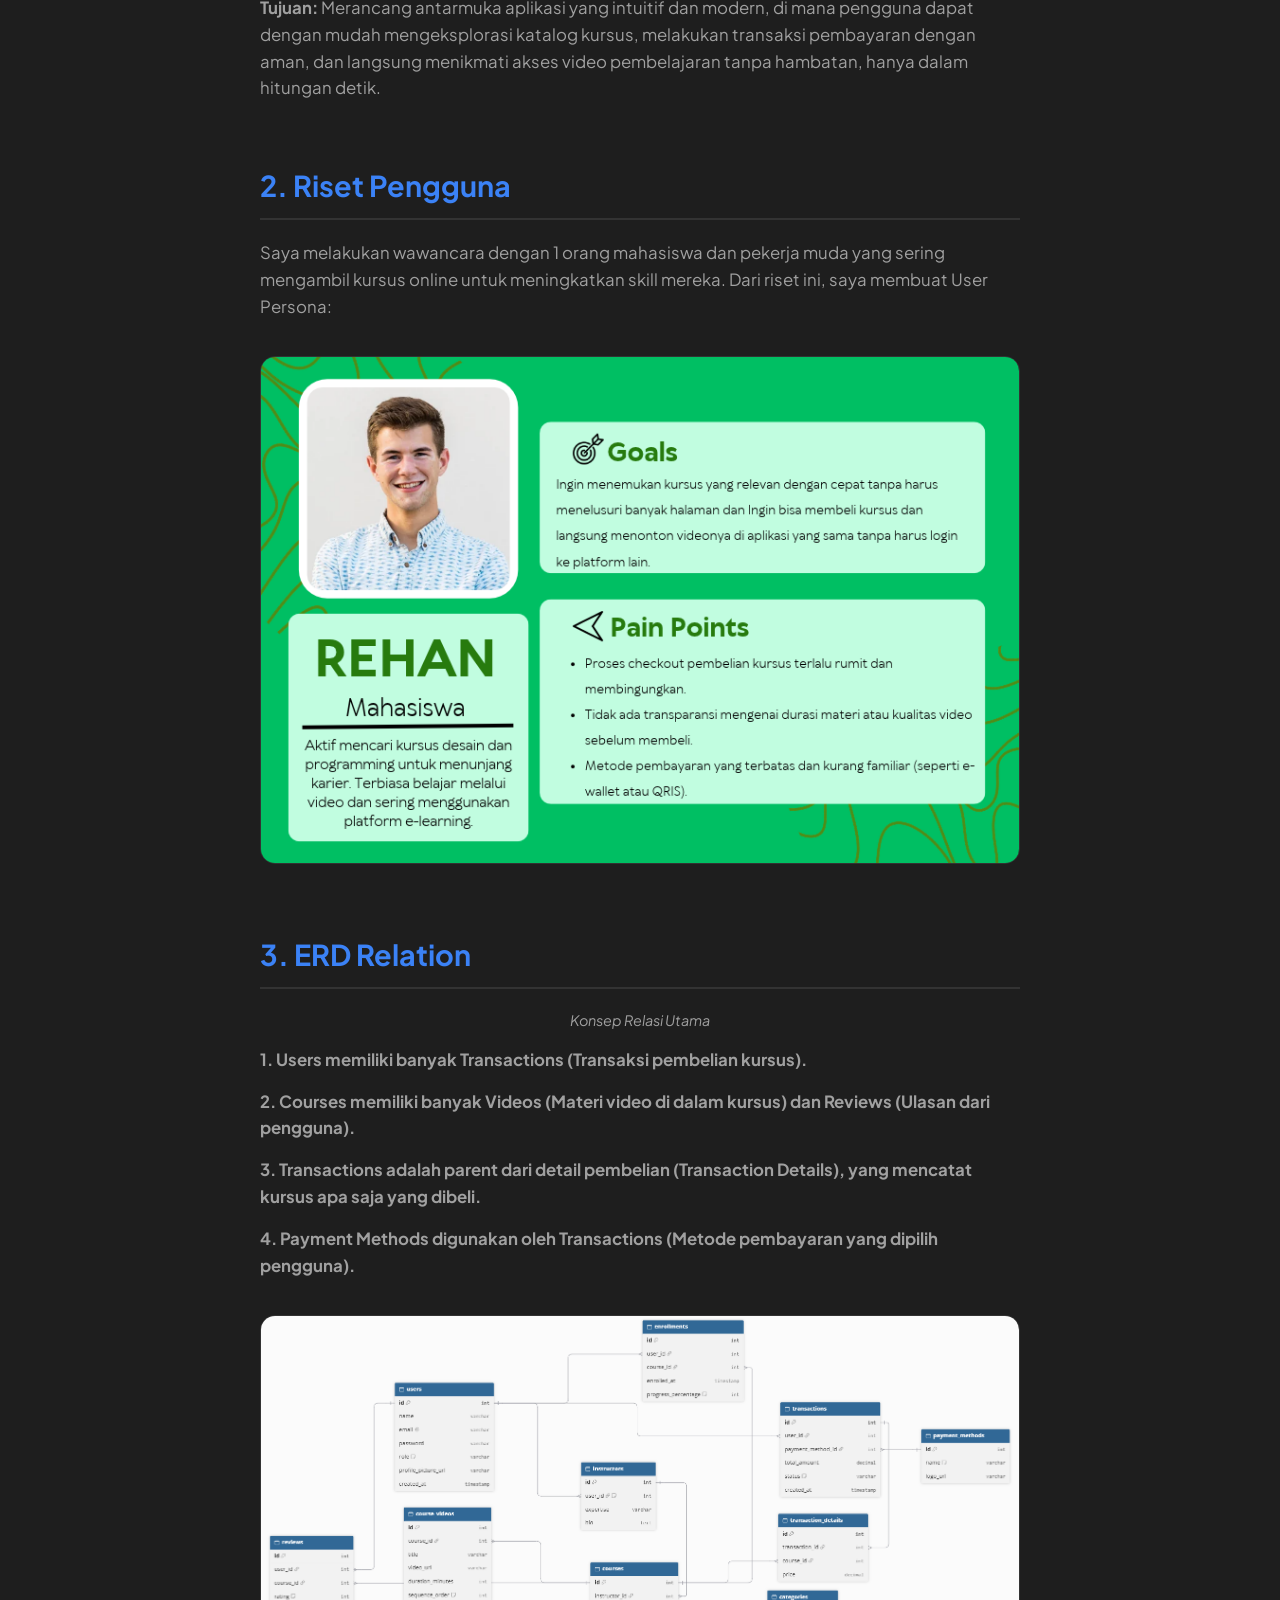
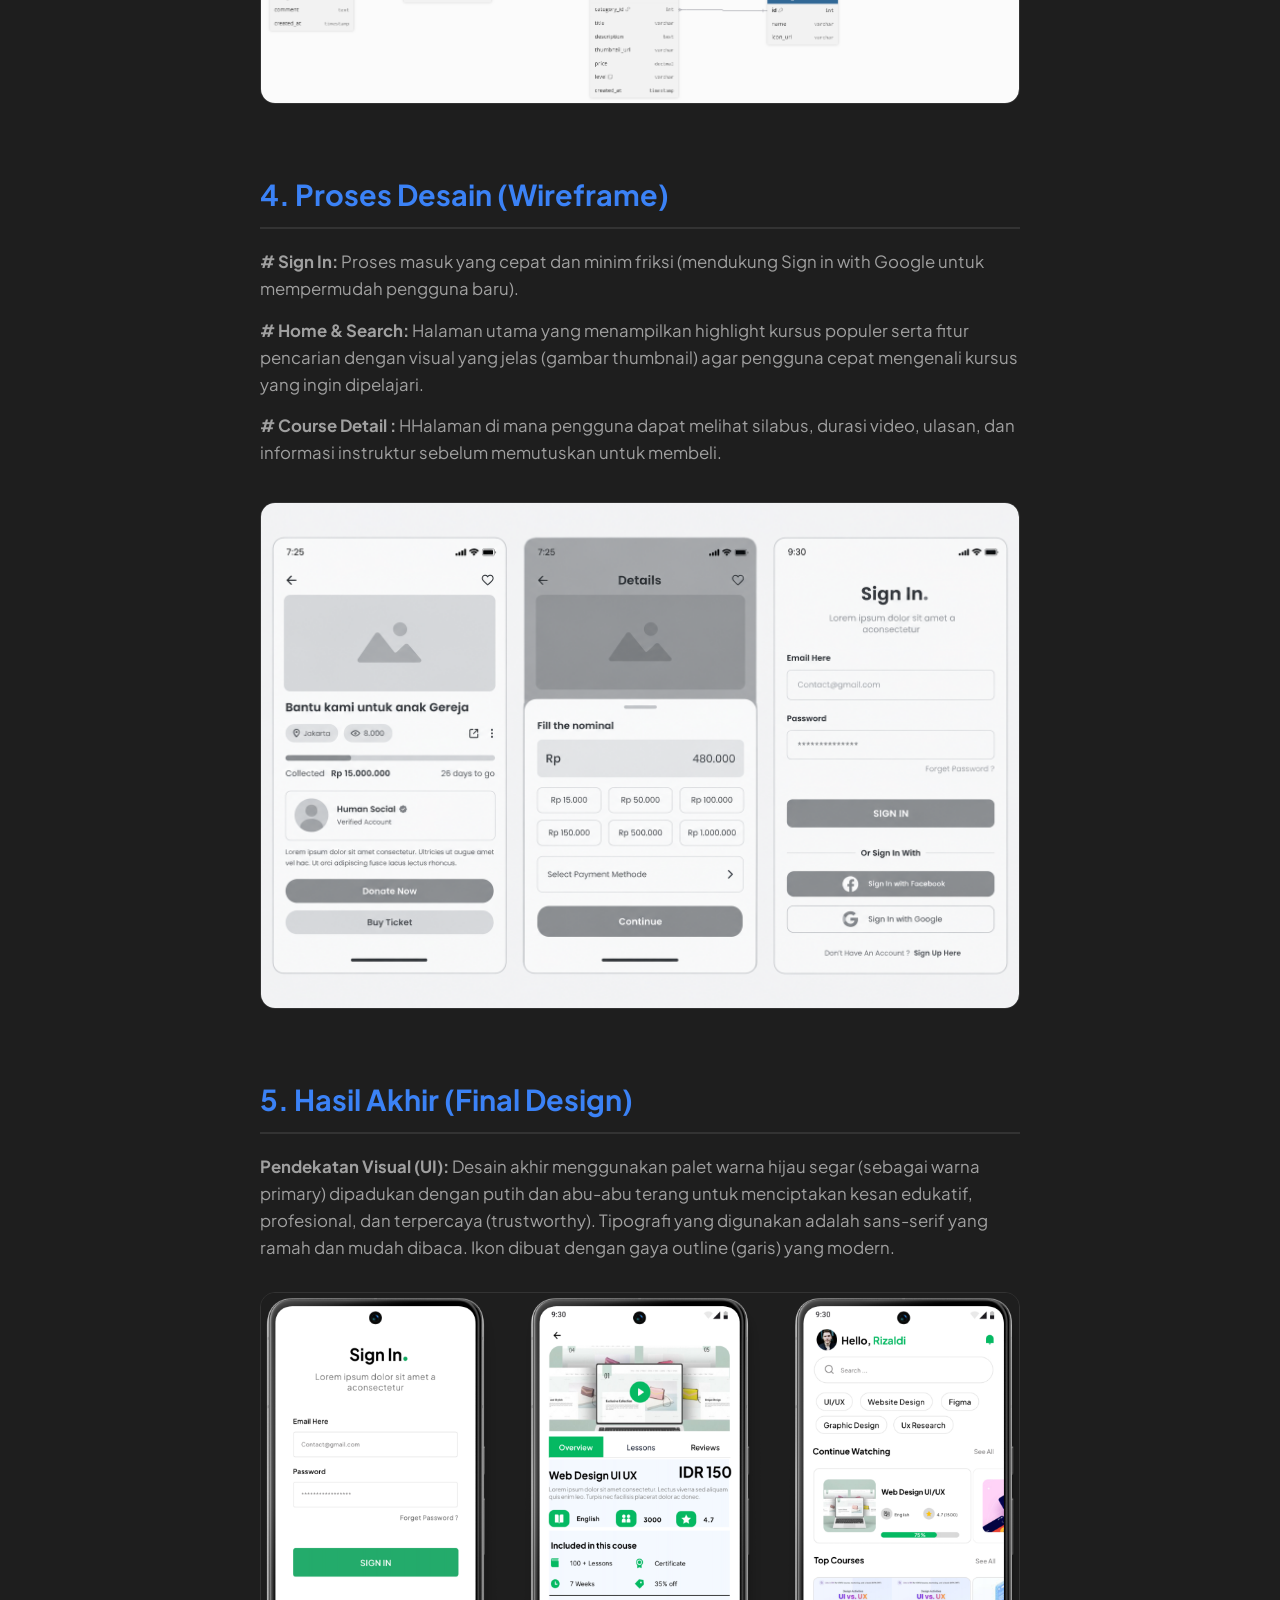
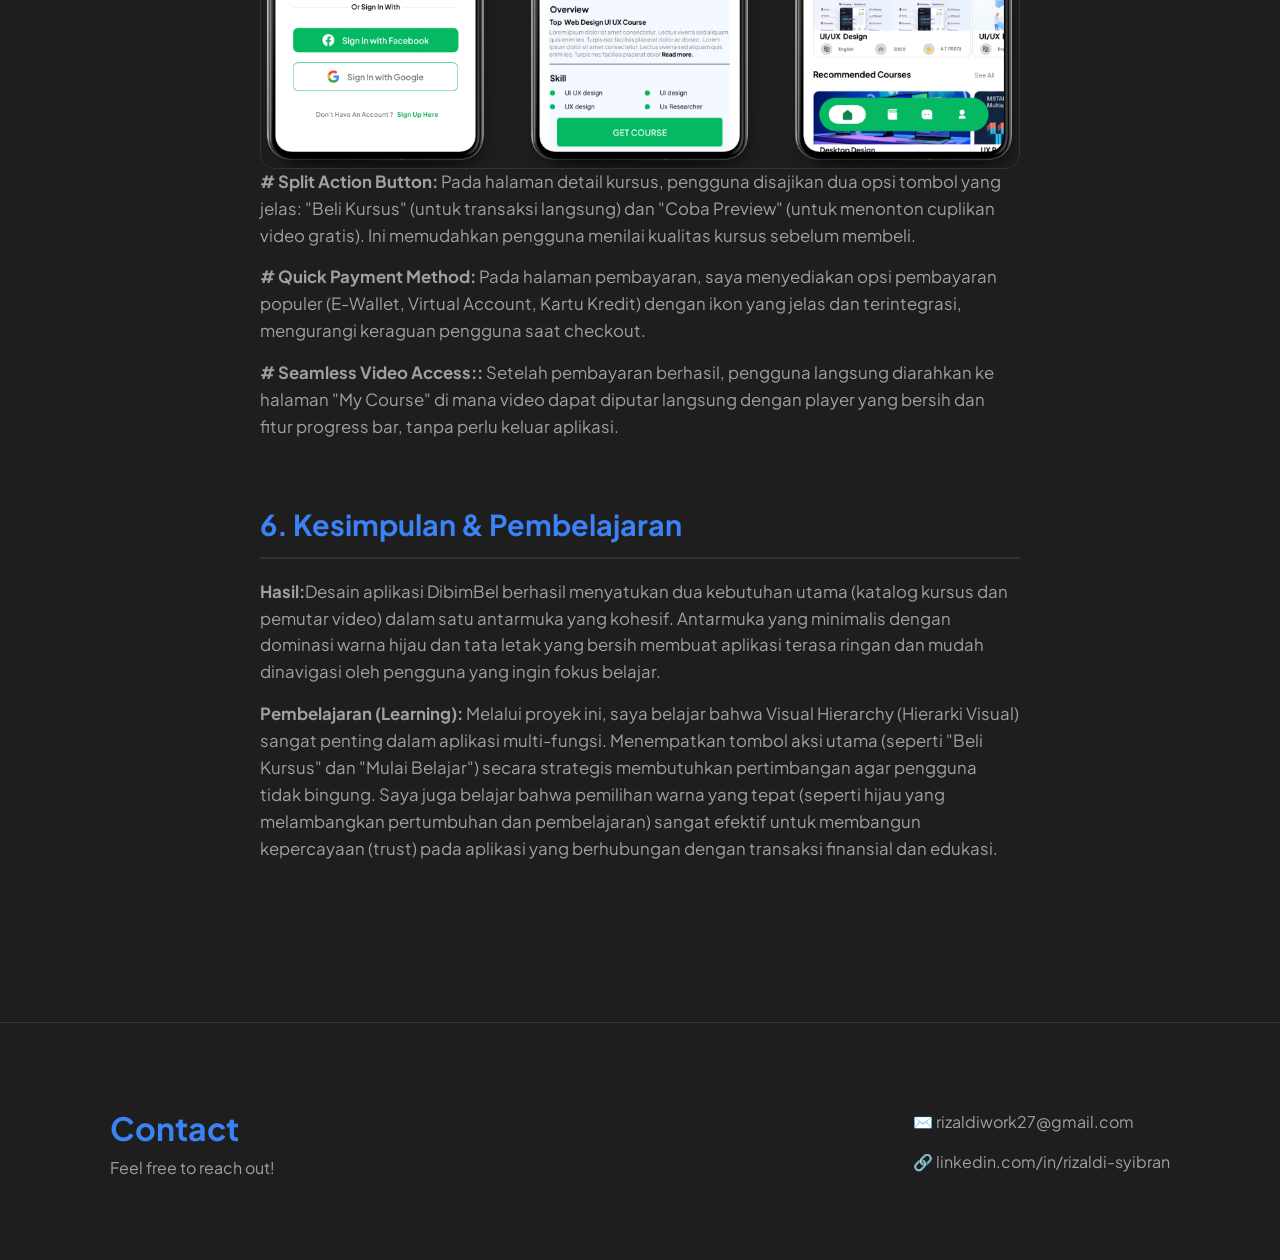
<file: project-dibimbel.html>
<!DOCTYPE html>
<html lang="id">
<head>
    <meta charset="UTF-8">
    <meta name="viewport" content="width=device-width, initial-scale=1.0">
    <title>Cookie Project | UI/UX Case Study</title>
    <link rel="stylesheet" href="style.css">
    <link href="https://fonts.googleapis.com/css2?family=Plus+Jakarta+Sans:wght@300;400;600;700&display=swap" rel="stylesheet">
</head>
<body>

    <!-- NAVBAR (Sama seperti index) -->
    <nav class="navbar">
        <div class="nav-container">
            <a href="index.html" class="logo">Porto<span>.</span></a>
            <ul class="nav-links">
                <li><a href="index.html">Home</a></li>
                <li><a href="allwork.html">All Work</a></li>
                <li><a href="about.html">About</a></li>
                <li><a href="resume.html">Resume</a></li>
                <li><a href="testimonials.html">Testimonials</a></li>
                <li><a href="contact.html">Contact</a></li>
            </ul>
        </div>
    </nav>

    <!-- HEADER PROYEK -->
    <section class="project-header">
        <div class="container">
            <a href="allwork.html" class="back-link">&larr; Kembali ke Semua Proyek</a>
            <h1>Dibimbel</h1>
            <p class="project-tagline">Aplikasi Mobile Resep Masakan</p>
            
            <div class="project-meta">
                <div class="meta-item">
                    <strong>Role</strong>
                    <span>UI/UX Designer</span>
                </div>
                <div class="meta-item">
                    <strong>Tools</strong>
                    <span>Figma, Adobe Illustrator</span>
                </div>
                <div class="meta-item">
                    <strong>Timeline</strong>
                    <span>4 Minggu</span>
                </div>
            </div>
        </div>
    </section>

    <!-- GAMBAR UTAMA (HERO IMAGE) -->
    <section class="project-hero-image">
        <div class="container">
            <!-- Ganti link ini dengan mockup utama proyek Anda -->
            <img src="dibimbel.png" alt="Cookie App Mockup">
        </div>
    </section>

    <!-- KONTEN CASE STUDY -->
    <section class="project-content">
        <div class="container content-wrapper">
            
            <!-- BAGIAN 1: LATAR BELAKANG -->
            <div class="content-block">
                <h2>1. Latar Belakang & Masalah</h2>
                <p><strong>Konteks:</strong> Proyek ini merupakan technical test / proyek mandiri untuk posisi UI/UX Designer. Saya ditantang untuk merancang aplikasi mobile bernama DibimBel, sebuah platform e-learning (kursus daring) yang menyediakan berbagai materi pembelajaran berbasis video. Aplikasi ini dirancang agar pengguna dapat dengan mudah menemukan kursus, melakukan pembayaran, dan langsung mengakses materi video pembelajaran dalam satu genggaman.</p>
                <p><strong>Masalah:</strong> Banyak pengguna yang ingin belajar keterampilan baru secara mandiri merasa terhambat karena proses pencarian kursus yang membingungkan dan alur pembelian yang rumit. Selain itu, platform pembelajaran konvensional sering kali memisahkan antara tempat untuk membeli kursus dan tempat untuk menonton video, sehingga pengalaman belajar menjadi tidak efisien dan terpecah-pecah. Pengguna membutuhkan platform terpusat yang menyediakan alur dari pembelian hingga akses video belajar secara seamless (mulus) dan ramah pengguna.</p>
                <p><strong>Tujuan:</strong> Merancang antarmuka aplikasi yang intuitif dan modern, di mana pengguna dapat dengan mudah mengeksplorasi katalog kursus, melakukan transaksi pembayaran dengan aman, dan langsung menikmati akses video pembelajaran tanpa hambatan, hanya dalam hitungan detik.</p>
            </div>

            <!-- BAGIAN 2: RISET & USER PERSONA -->
            <div class="content-block">
                <h2>2. Riset Pengguna</h2>
                <p>Saya melakukan wawancara dengan 1 orang mahasiswa dan pekerja muda yang sering mengambil kursus online untuk meningkatkan skill mereka. Dari riset ini, saya membuat User Persona:</p>
                
                    <img src="personadibim.png" alt="User Persona" class="content-img">
                    
            </div>

             <!-- BAGIAN 3: WIREFRAME & DESIGN PROCESS -->
            <div class="content-block">
                <h2>3. ERD Relation</h2>
                <p class="caption">Konsep Relasi Utama</p>
                <p><strong>1. Users memiliki banyak Transactions (Transaksi pembelian kursus).</strong> </p>
                <p><strong>2. Courses memiliki banyak Videos (Materi video di dalam kursus) dan Reviews (Ulasan dari pengguna).</strong> </p>
                <p><strong>3. Transactions adalah parent dari detail pembelian (Transaction Details), yang mencatat kursus apa saja yang dibeli.</strong></p>
                <p><strong>4. Payment Methods digunakan oleh Transactions (Metode pembayaran yang dipilih pengguna).</strong> </p>

                <img src="erddibimbel.png" alt="Wireframe" class="content-img">
                
            </div>

            <!-- BAGIAN 4: WIREFRAME & DESIGN PROCESS -->
            <div class="content-block">
                <h2>4. Proses Desain (Wireframe)</h2>
                
                <p><strong># Sign In:</strong> Proses masuk yang cepat dan minim friksi (mendukung Sign in with Google untuk mempermudah pengguna baru).</p>
                <p><strong># Home & Search:</strong> Halaman utama yang menampilkan highlight kursus populer serta fitur pencarian dengan visual yang jelas (gambar thumbnail) agar pengguna cepat mengenali kursus yang ingin dipelajari.</p>
                <p><strong># Course Detail :</strong> HHalaman di mana pengguna dapat melihat silabus, durasi video, ulasan, dan informasi instruktur sebelum memutuskan untuk membeli.</p>

                <img src="wiredibimbel.png" alt="Wireframe" class="content-img">
            </div>

            <!-- BAGIAN 5: HASIL AKHIR (SISTEM APLIKASI) -->
            <div class="content-block">
                <h2>5. Hasil Akhir (Final Design)</h2>
                <p><strong>Pendekatan Visual (UI):</strong> Desain akhir menggunakan palet warna hijau segar (sebagai warna primary) dipadukan dengan putih dan abu-abu terang untuk menciptakan kesan edukatif, profesional, dan terpercaya (trustworthy). Tipografi yang digunakan adalah sans-serif yang ramah dan mudah dibaca. Ikon dibuat dengan gaya outline (garis) yang modern.</p>
                
                <!-- GRID UNTUK FOTO SISTEM APLIKASI -->
                <div class="image-grid">
                    <img src="dibimbel5.png" alt="Screen 1"> 
                    
                </div>
                <p><strong># Split Action Button:</strong> Pada halaman detail kursus, pengguna disajikan dua opsi tombol yang jelas: "Beli Kursus" (untuk transaksi langsung) dan "Coba Preview" (untuk menonton cuplikan video gratis). Ini memudahkan pengguna menilai kualitas kursus sebelum membeli.</p>
                <p><strong># Quick Payment Method:</strong> Pada halaman pembayaran, saya menyediakan opsi pembayaran populer (E-Wallet, Virtual Account, Kartu Kredit) dengan ikon yang jelas dan terintegrasi, mengurangi keraguan pengguna saat checkout.</p>
                <p><strong># Seamless Video Access::</strong> Setelah pembayaran berhasil, pengguna langsung diarahkan ke halaman "My Course" di mana video dapat diputar langsung dengan player yang bersih dan fitur progress bar, tanpa perlu keluar aplikasi.</p>
            </div>

            <!-- BAGIAN 6: KESIMPULAN -->
            <div class="content-block">
                <h2>6. Kesimpulan & Pembelajaran</h2>
                <p><strong>Hasil:</strong>Desain aplikasi DibimBel berhasil menyatukan dua kebutuhan utama (katalog kursus dan pemutar video) dalam satu antarmuka yang kohesif. Antarmuka yang minimalis dengan dominasi warna hijau dan tata letak yang bersih membuat aplikasi terasa ringan dan mudah dinavigasi oleh pengguna yang ingin fokus belajar.
                <p><strong>Pembelajaran (Learning):</strong> Melalui proyek ini, saya belajar bahwa Visual Hierarchy (Hierarki Visual) sangat penting dalam aplikasi multi-fungsi. Menempatkan tombol aksi utama (seperti "Beli Kursus" dan "Mulai Belajar") secara strategis membutuhkan pertimbangan agar pengguna tidak bingung. Saya juga belajar bahwa pemilihan warna yang tepat (seperti hijau yang melambangkan pertumbuhan dan pembelajaran) sangat efektif untuk membangun kepercayaan (trust) pada aplikasi yang berhubungan dengan transaksi finansial dan edukasi.</p>
            </div>

        </div>
    </section>

    <!-- FOOTER -->
    <footer class="contact">
        <div class="container contact-content">
            <div class="contact-text">
                <h2>Contact</h2>
                <p>Feel free to reach out!</p>
            </div>
            <div class="contact-links">
                <a href="mailto:email@anda.com">✉️ rizaldiwork27@gmail.com</a>
                <a href="https://www.linkedin.com/in/rizaldi-syibran/">🔗 linkedin.com/in/rizaldi-syibran</a>
                
            </div>
        </div>
    </footer>

</body>
</html>
</file>
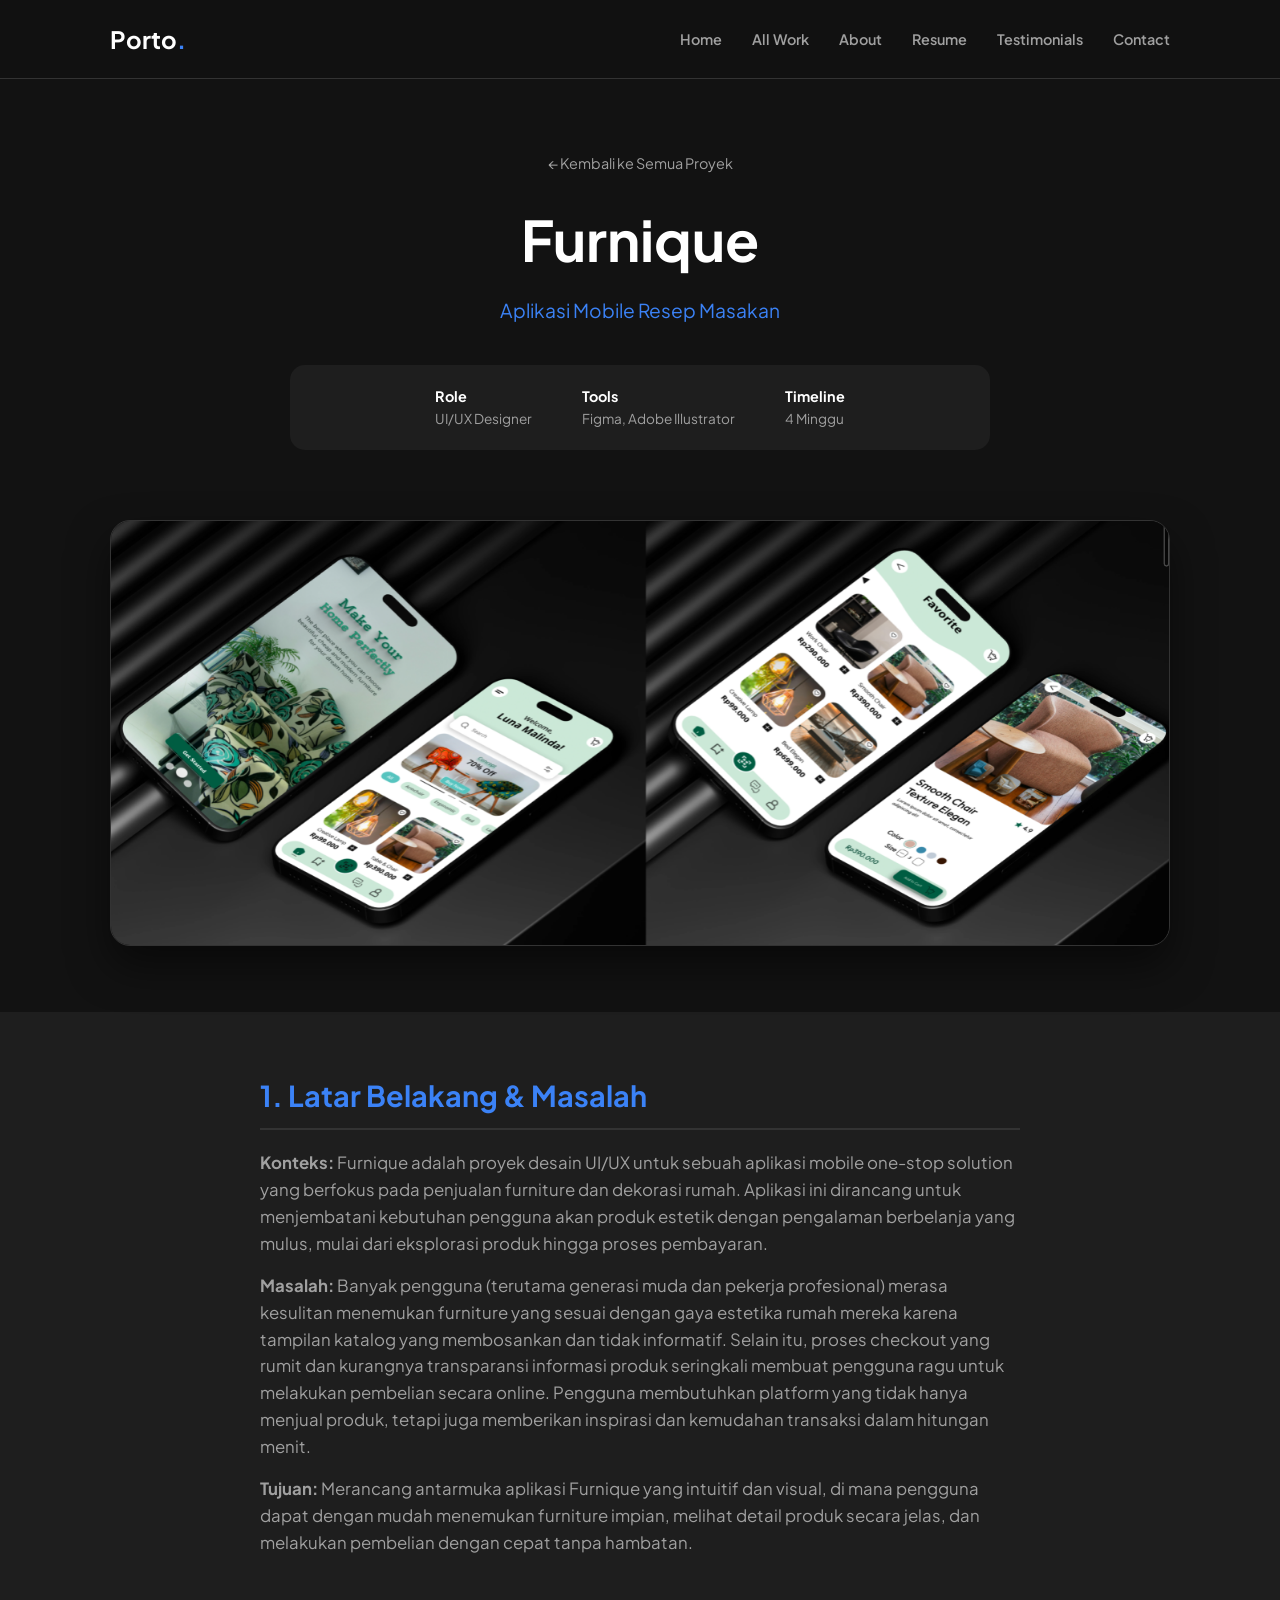
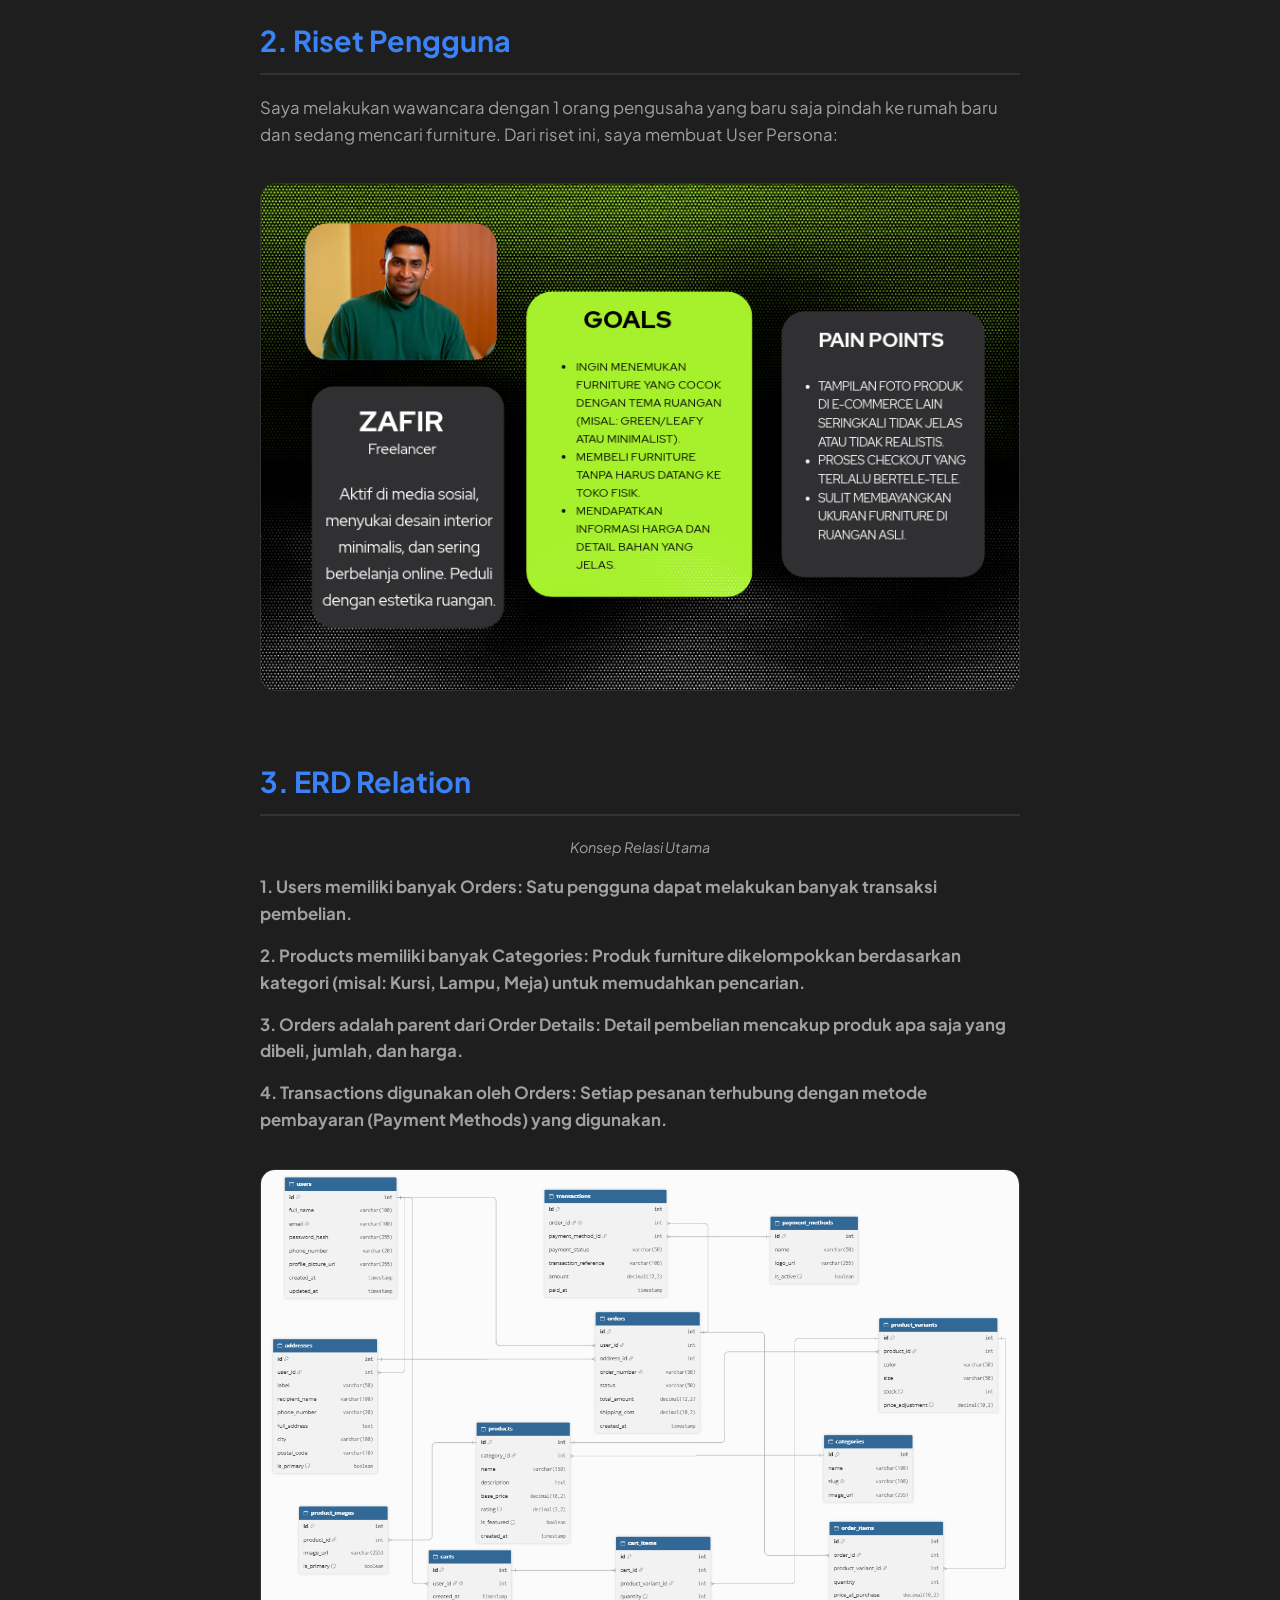
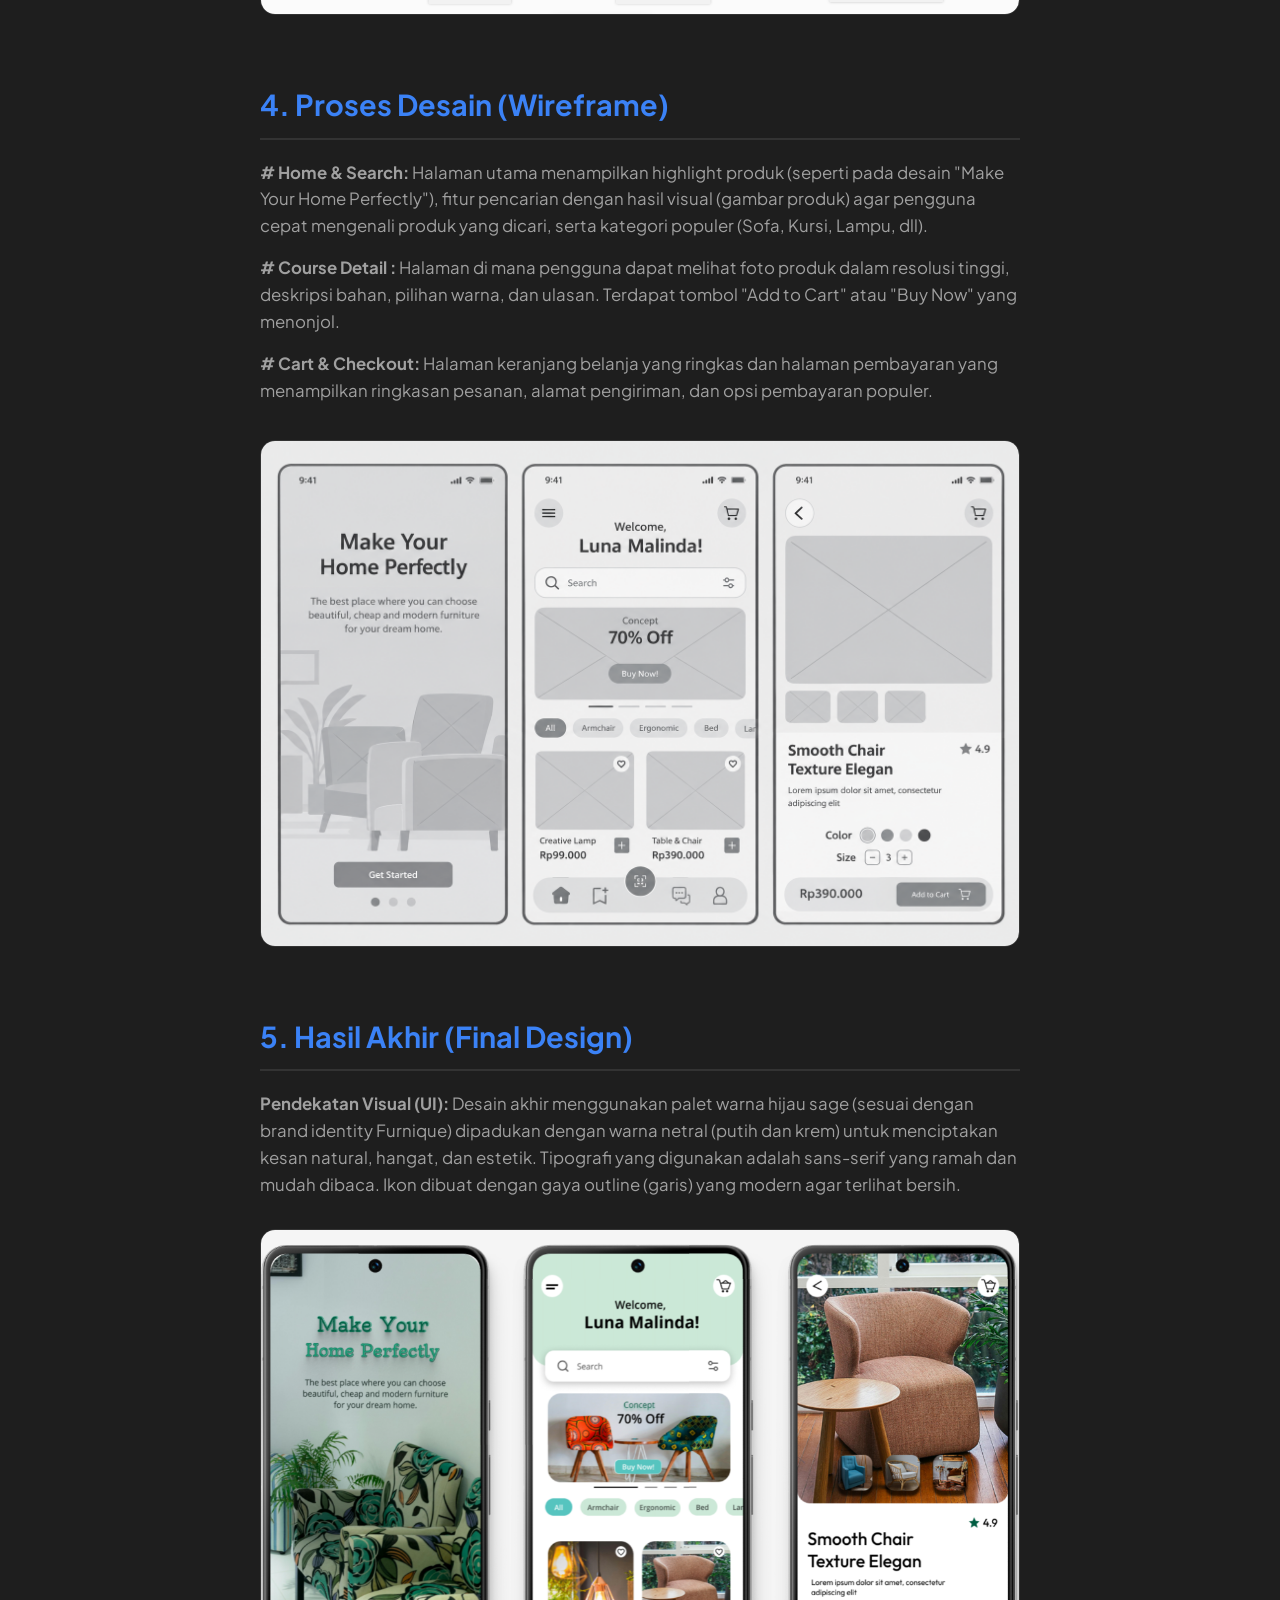
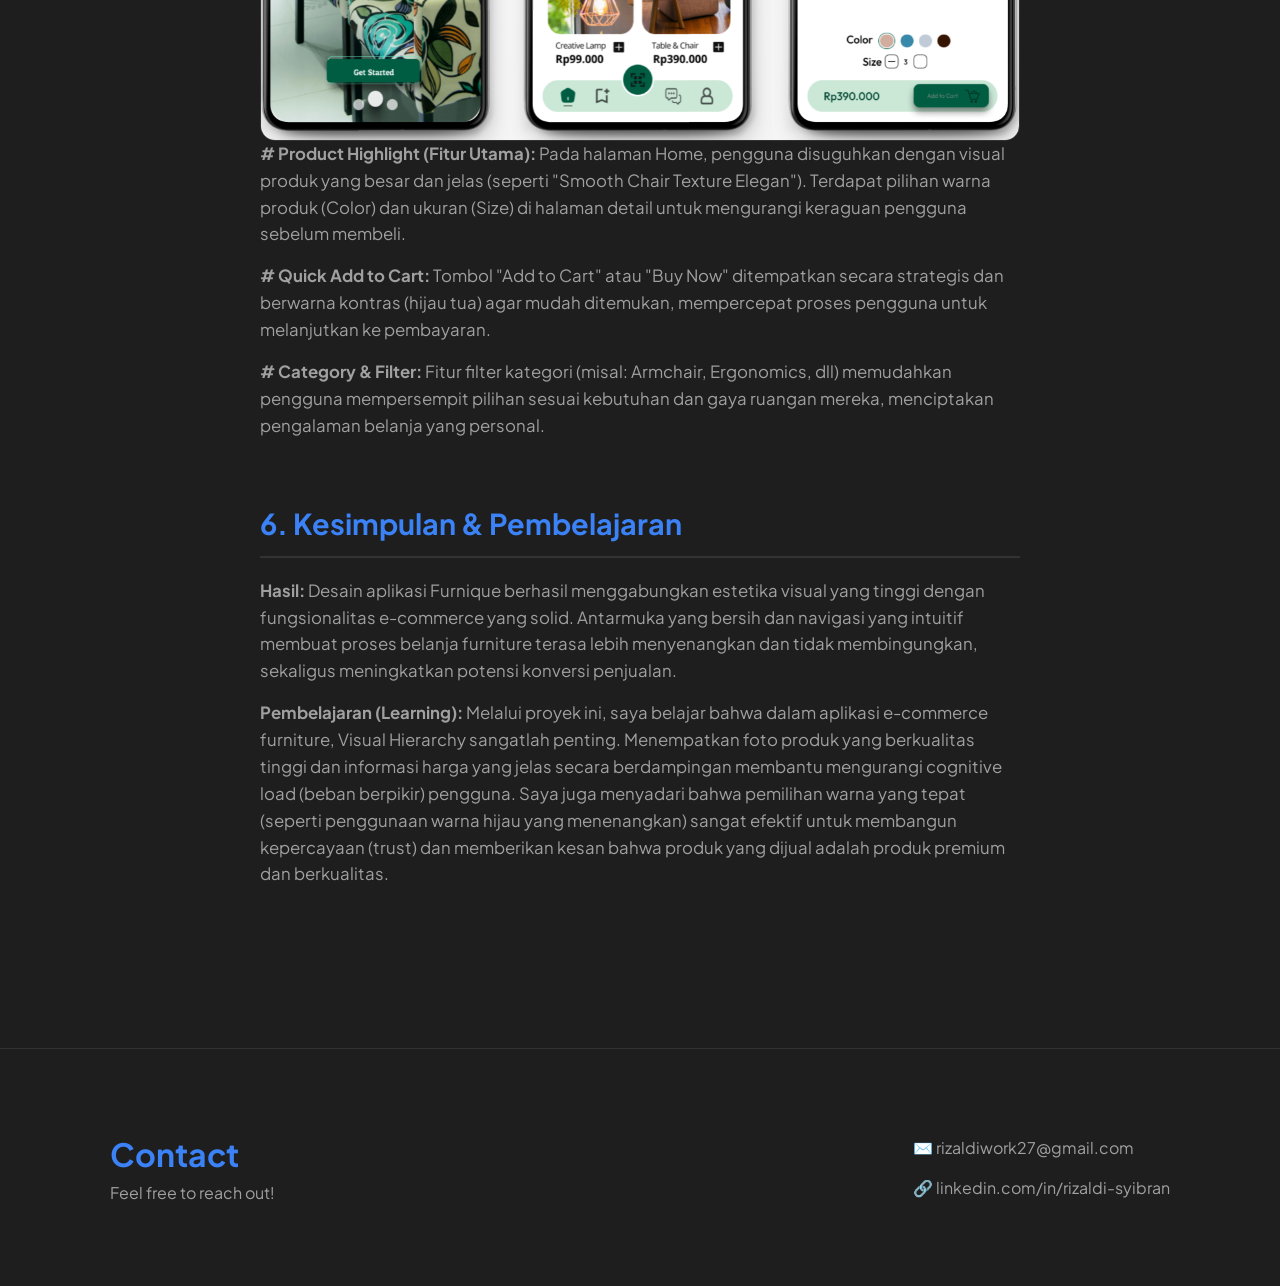
<file: project-furnique.html>
<!DOCTYPE html>
<html lang="id">
<head>
    <meta charset="UTF-8">
    <meta name="viewport" content="width=device-width, initial-scale=1.0">
    <title>Cookie Project | UI/UX Case Study</title>
    <link rel="stylesheet" href="style.css">
    <link href="https://fonts.googleapis.com/css2?family=Plus+Jakarta+Sans:wght@300;400;600;700&display=swap" rel="stylesheet">
</head>
<body>

    <!-- NAVBAR (Sama seperti index) -->
    <nav class="navbar">
        <div class="nav-container">
            <a href="index.html" class="logo">Porto<span>.</span></a>
            <ul class="nav-links">
                <li><a href="index.html">Home</a></li>
                <li><a href="allwork.html">All Work</a></li>
                <li><a href="about.html">About</a></li>
                <li><a href="resume.html">Resume</a></li>
                <li><a href="testimonials.html">Testimonials</a></li>
                <li><a href="contact.html">Contact</a></li>
            </ul>
        </div>
    </nav>

    <!-- HEADER PROYEK -->
    <section class="project-header">
        <div class="container">
            <a href="allwork.html" class="back-link">&larr; Kembali ke Semua Proyek</a>
            <h1>Furnique</h1>
            <p class="project-tagline">Aplikasi Mobile Resep Masakan</p>
            
            <div class="project-meta">
                <div class="meta-item">
                    <strong>Role</strong>
                    <span>UI/UX Designer</span>
                </div>
                <div class="meta-item">
                    <strong>Tools</strong>
                    <span>Figma, Adobe Illustrator</span>
                </div>
                <div class="meta-item">
                    <strong>Timeline</strong>
                    <span>4 Minggu</span>
                </div>
            </div>
        </div>
    </section>

    <!-- GAMBAR UTAMA (HERO IMAGE) -->
    <section class="project-hero-image">
        <div class="container">
            <!-- Ganti link ini dengan mockup utama proyek Anda -->
            <img src="furnique.png" alt="Cookie App Mockup">
        </div>
    </section>

    <!-- KONTEN CASE STUDY -->
    <section class="project-content">
        <div class="container content-wrapper">
            
            <!-- BAGIAN 1: LATAR BELAKANG -->
            <div class="content-block">
                <h2>1. Latar Belakang & Masalah</h2>
                <p><strong>Konteks:</strong> Furnique adalah proyek desain UI/UX untuk sebuah aplikasi mobile one-stop solution yang berfokus pada penjualan furniture dan dekorasi rumah. Aplikasi ini dirancang untuk menjembatani kebutuhan pengguna akan produk estetik dengan pengalaman berbelanja yang mulus, mulai dari eksplorasi produk hingga proses pembayaran.</p>
                <p><strong>Masalah:</strong> Banyak pengguna (terutama generasi muda dan pekerja profesional) merasa kesulitan menemukan furniture yang sesuai dengan gaya estetika rumah mereka karena tampilan katalog yang membosankan dan tidak informatif. Selain itu, proses checkout yang rumit dan kurangnya transparansi informasi produk seringkali membuat pengguna ragu untuk melakukan pembelian secara online. Pengguna membutuhkan platform yang tidak hanya menjual produk, tetapi juga memberikan inspirasi dan kemudahan transaksi dalam hitungan menit.</p>
                <p><strong>Tujuan:</strong> Merancang antarmuka aplikasi Furnique yang intuitif dan visual, di mana pengguna dapat dengan mudah menemukan furniture impian, melihat detail produk secara jelas, dan melakukan pembelian dengan cepat tanpa hambatan.</p>
            </div>

            <!-- BAGIAN 2: RISET & USER PERSONA -->
            <div class="content-block">
                <h2>2. Riset Pengguna</h2>
                <p>Saya melakukan wawancara dengan 1 orang pengusaha yang baru saja pindah ke rumah baru dan sedang mencari furniture. Dari riset ini, saya membuat User Persona:</p>
                
                    <img src="userfurni.png" alt="User Persona" class="content-img">
                    
            </div>

             <!-- BAGIAN 3: WIREFRAME & DESIGN PROCESS -->
            <div class="content-block">
                <h2>3. ERD Relation</h2>
                <p class="caption">Konsep Relasi Utama</p>
                <p><strong>1. Users memiliki banyak Orders: Satu pengguna dapat melakukan banyak transaksi pembelian.</strong> </p>
                <p><strong>2. Products memiliki banyak Categories: Produk furniture dikelompokkan berdasarkan kategori (misal: Kursi, Lampu, Meja) untuk memudahkan pencarian.</strong> </p>
                <p><strong>3. Orders adalah parent dari Order Details: Detail pembelian mencakup produk apa saja yang dibeli, jumlah, dan harga.</strong></p>
                <p><strong>4. Transactions digunakan oleh Orders: Setiap pesanan terhubung dengan metode pembayaran (Payment Methods) yang digunakan.</strong> </p>

                <img src="erdfurni.png" alt="Wireframe" class="content-img">
                
            </div>

            <!-- BAGIAN 4: WIREFRAME & DESIGN PROCESS -->
            <div class="content-block">
                <h2>4. Proses Desain (Wireframe)</h2>
                
                <p><strong># Home & Search:</strong> Halaman utama menampilkan highlight produk (seperti pada desain "Make Your Home Perfectly"), fitur pencarian dengan hasil visual (gambar produk) agar pengguna cepat mengenali produk yang dicari, serta kategori populer (Sofa, Kursi, Lampu, dll).</p>
                <p><strong># Course Detail :</strong> Halaman di mana pengguna dapat melihat foto produk dalam resolusi tinggi, deskripsi bahan, pilihan warna, dan ulasan. Terdapat tombol "Add to Cart" atau "Buy Now" yang menonjol.</p>
                <p><strong># Cart & Checkout:</strong> Halaman keranjang belanja yang ringkas dan halaman pembayaran yang menampilkan ringkasan pesanan, alamat pengiriman, dan opsi pembayaran populer.</p>

                <img src="wirefurni.png" alt="Wireframe" class="content-img">
            </div>

            <!-- BAGIAN 5: HASIL AKHIR (SISTEM APLIKASI) -->
            <div class="content-block">
                <h2>5. Hasil Akhir (Final Design)</h2>
                <p><strong>Pendekatan Visual (UI):</strong> Desain akhir menggunakan palet warna hijau sage (sesuai dengan brand identity Furnique) dipadukan dengan warna netral (putih dan krem) untuk menciptakan kesan natural, hangat, dan estetik. Tipografi yang digunakan adalah sans-serif yang ramah dan mudah dibaca. Ikon dibuat dengan gaya outline (garis) yang modern agar terlihat bersih.</p>
                
                <!-- GRID UNTUK FOTO SISTEM APLIKASI -->
                <div class="image-grid">
                    <img src="furnides.png" alt="Screen 1"> 
                    
                </div>
                <p><strong># Product Highlight (Fitur Utama):</strong> Pada halaman Home, pengguna disuguhkan dengan visual produk yang besar dan jelas (seperti "Smooth Chair Texture Elegan"). Terdapat pilihan warna produk (Color) dan ukuran (Size) di halaman detail untuk mengurangi keraguan pengguna sebelum membeli.</p>
                <p><strong># Quick Add to Cart:</strong> Tombol "Add to Cart" atau "Buy Now" ditempatkan secara strategis dan berwarna kontras (hijau tua) agar mudah ditemukan, mempercepat proses pengguna untuk melanjutkan ke pembayaran.</p>
                <p><strong># Category & Filter:</strong> Fitur filter kategori (misal: Armchair, Ergonomics, dll) memudahkan pengguna mempersempit pilihan sesuai kebutuhan dan gaya ruangan mereka, menciptakan pengalaman belanja yang personal.</p>

            </div>

            <!-- BAGIAN 6: KESIMPULAN -->
            <div class="content-block">
                <h2>6. Kesimpulan & Pembelajaran</h2>
                <p><strong>Hasil:</strong> Desain aplikasi Furnique berhasil menggabungkan estetika visual yang tinggi dengan fungsionalitas e-commerce yang solid. Antarmuka yang bersih dan navigasi yang intuitif membuat proses belanja furniture terasa lebih menyenangkan dan tidak membingungkan, sekaligus meningkatkan potensi konversi penjualan.
                <p><strong>Pembelajaran (Learning):</strong> Melalui proyek ini, saya belajar bahwa dalam aplikasi e-commerce furniture, Visual Hierarchy sangatlah penting. Menempatkan foto produk yang berkualitas tinggi dan informasi harga yang jelas secara berdampingan membantu mengurangi cognitive load (beban berpikir) pengguna. Saya juga menyadari bahwa pemilihan warna yang tepat (seperti penggunaan warna hijau yang menenangkan) sangat efektif untuk membangun kepercayaan (trust) dan memberikan kesan bahwa produk yang dijual adalah produk premium dan berkualitas.</p>
            </div>

        </div>
    </section>

    <!-- FOOTER -->
    <footer class="contact">
        <div class="container contact-content">
            <div class="contact-text">
                <h2>Contact</h2>
                <p>Feel free to reach out!</p>
            </div>
            <div class="contact-links">
                <a href="mailto:email@anda.com">✉️ rizaldiwork27@gmail.com</a>
                <a href="https://www.linkedin.com/in/rizaldi-syibran/">🔗 linkedin.com/in/rizaldi-syibran</a>
                
            </div>
        </div>
    </footer>

</body>
</html>
</file>
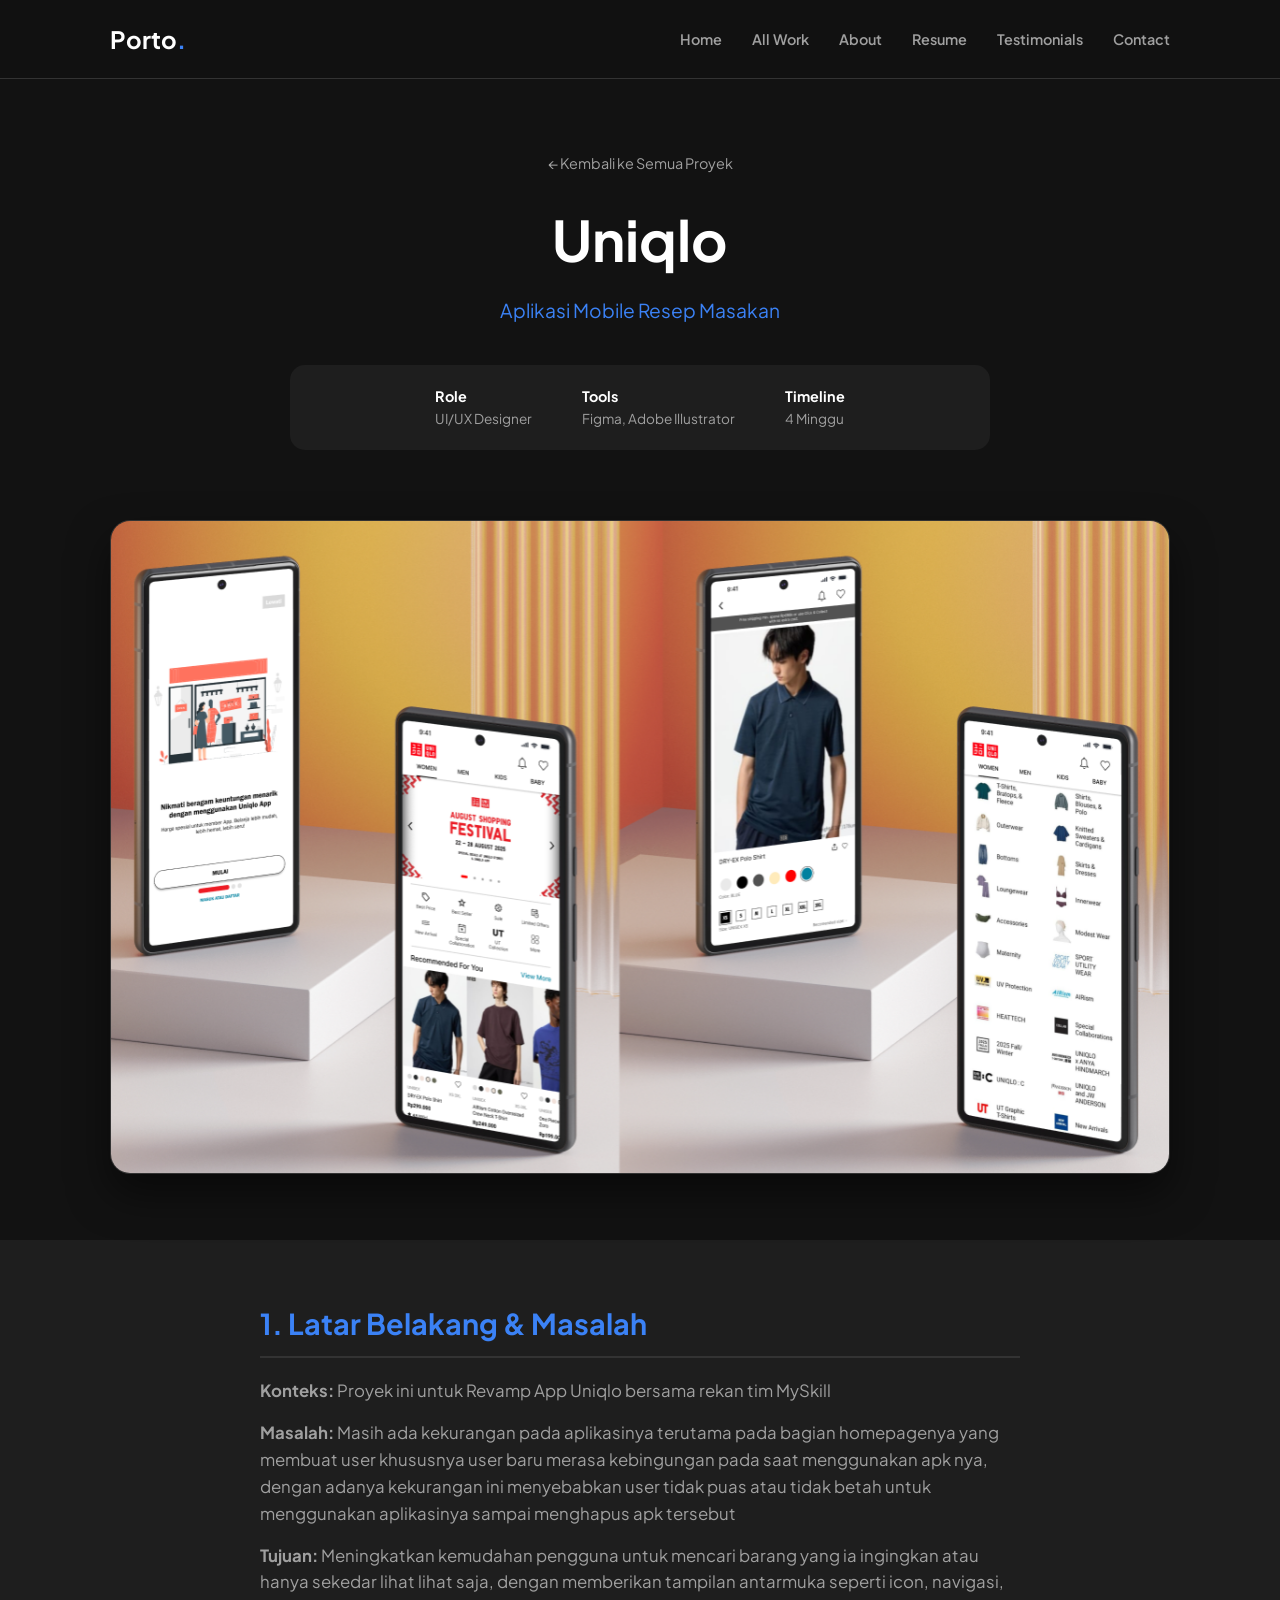
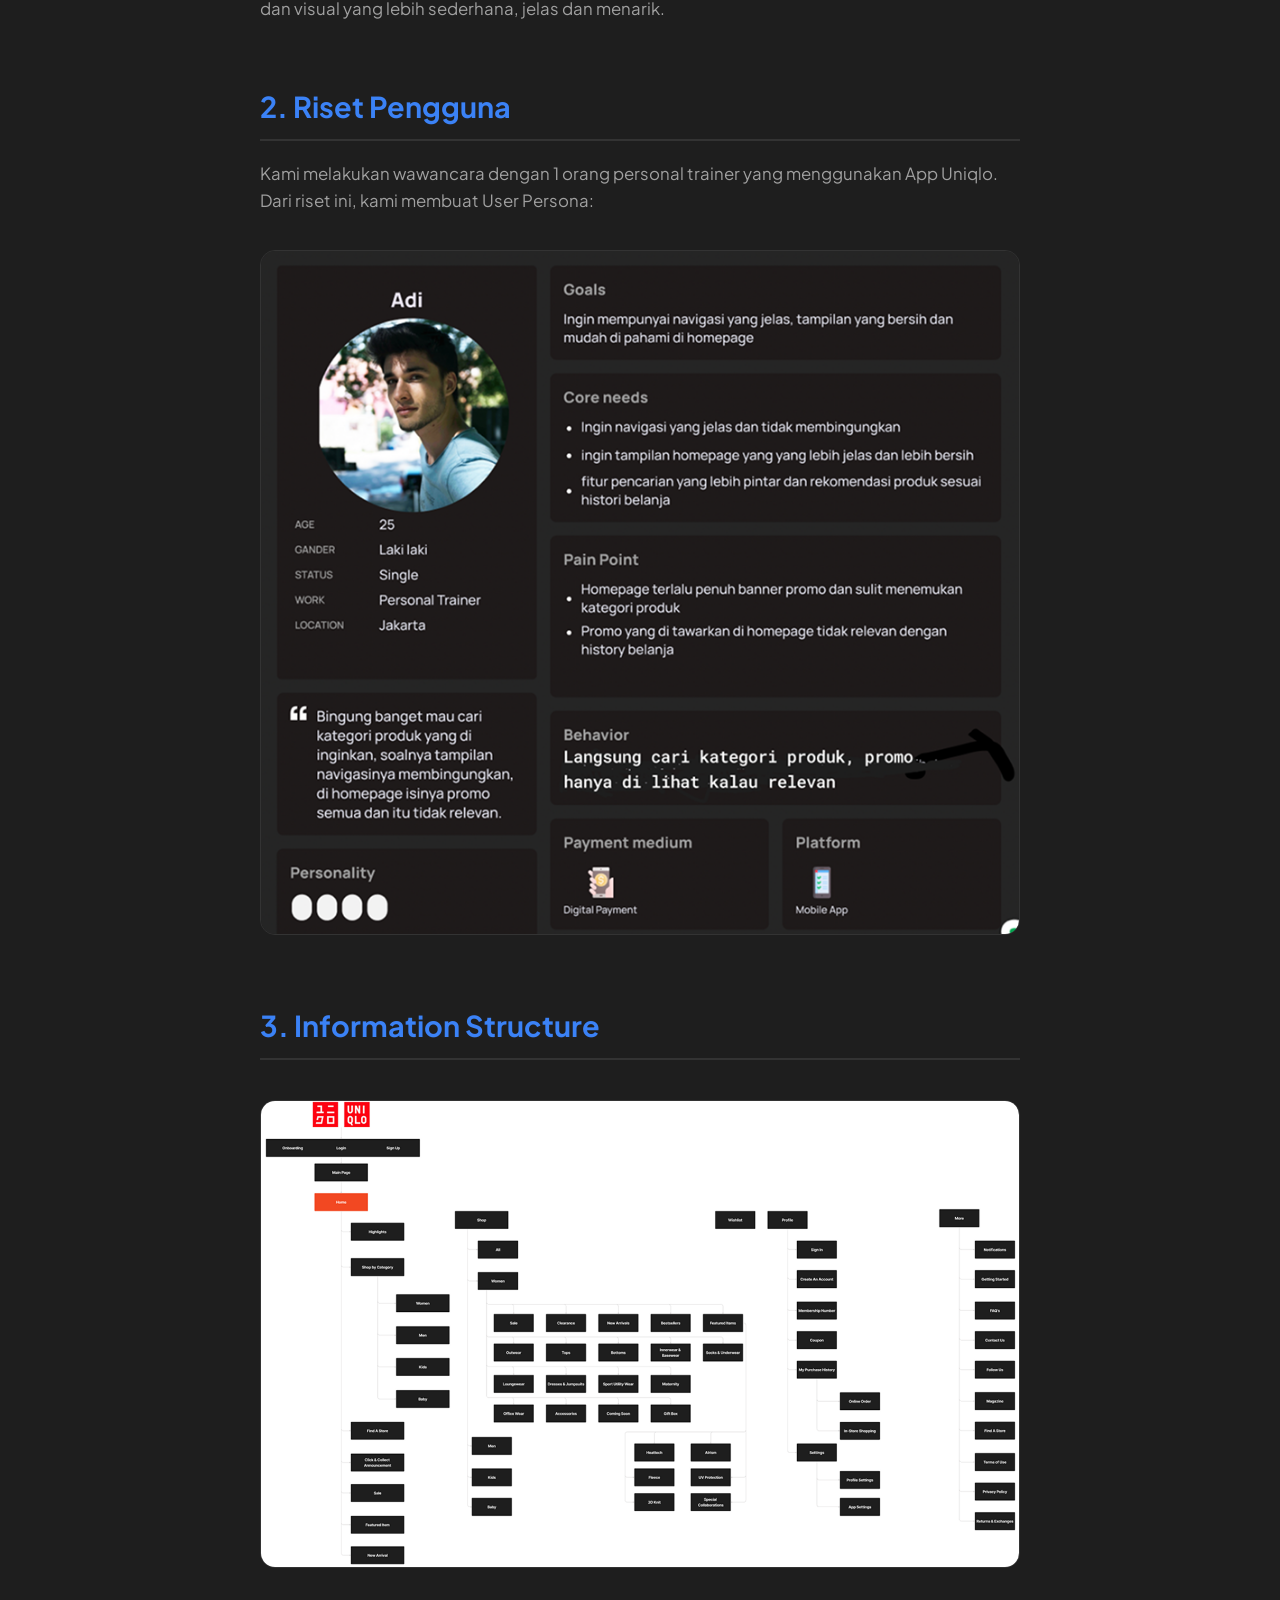
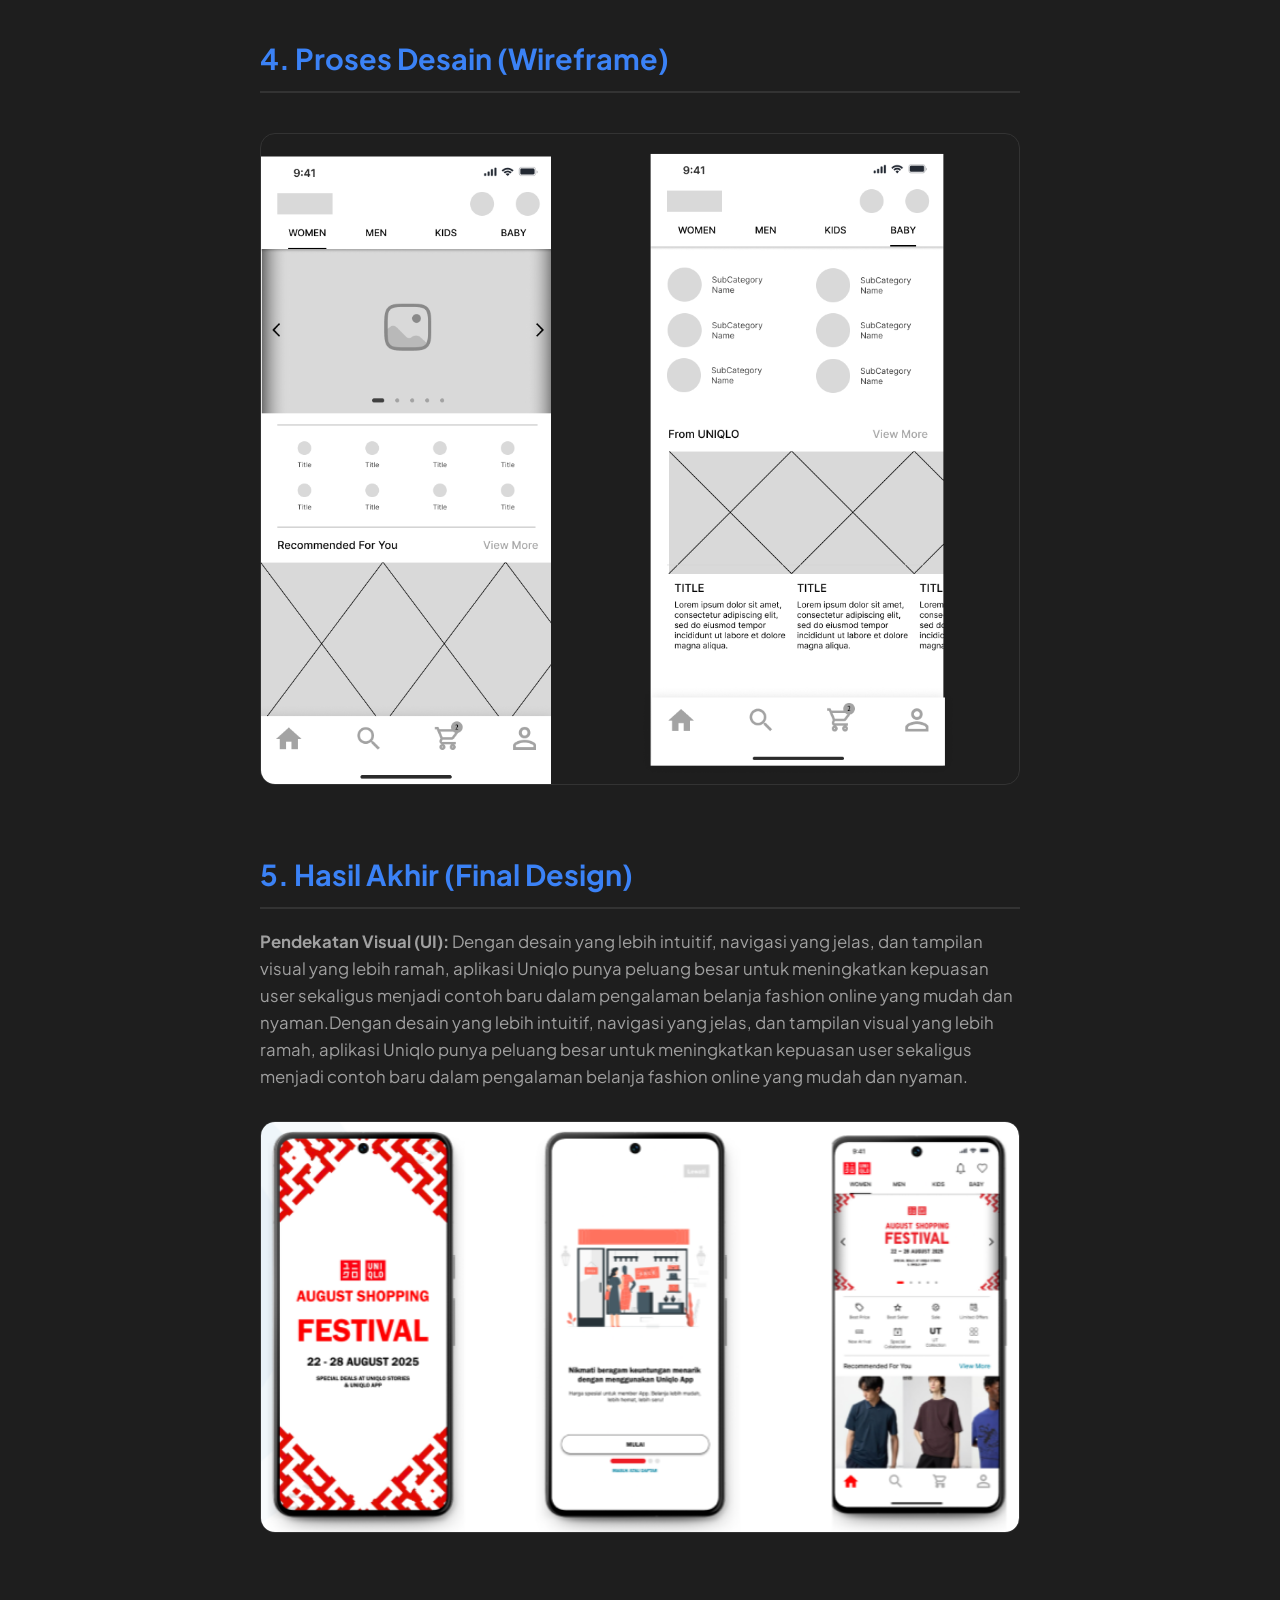
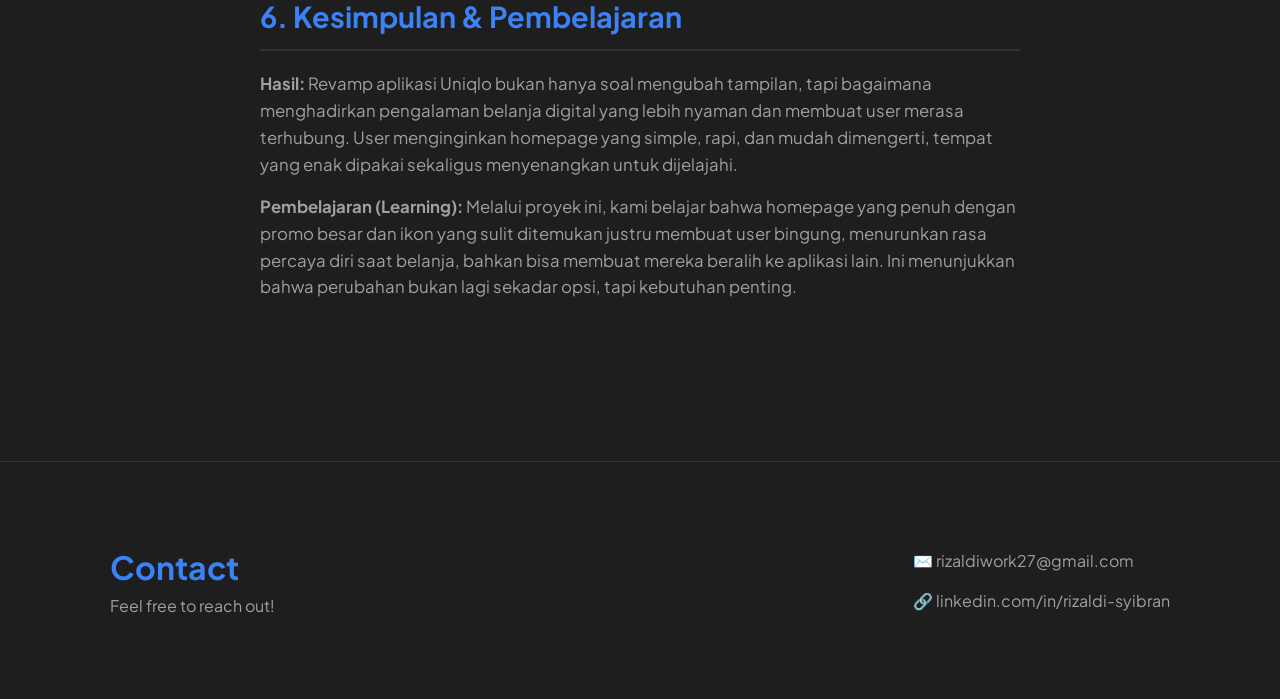
<file: uniqlo.html>
<!DOCTYPE html>
<html lang="id">
<head>
    <meta charset="UTF-8">
    <meta name="viewport" content="width=device-width, initial-scale=1.0">
    <title>Cookie Project | UI/UX Case Study</title>
    <link rel="stylesheet" href="style.css">
    <link href="https://fonts.googleapis.com/css2?family=Plus+Jakarta+Sans:wght@300;400;600;700&display=swap" rel="stylesheet">
</head>
<body>

    <!-- NAVBAR (Sama seperti index) -->
    <nav class="navbar">
        <div class="nav-container">
            <a href="index.html" class="logo">Porto<span>.</span></a>
            <ul class="nav-links">
                <li><a href="index.html">Home</a></li>
                <li><a href="allwork.html">All Work</a></li>
                <li><a href="about.html">About</a></li>
                <li><a href="resume.html">Resume</a></li>
                <li><a href="testimonials.html">Testimonials</a></li>
                <li><a href="contact.html">Contact</a></li>
            </ul>
        </div>
    </nav>

    <!-- HEADER PROYEK -->
    <section class="project-header">
        <div class="container">
            <a href="allwork.html" class="back-link">&larr; Kembali ke Semua Proyek</a>
            <h1>Uniqlo</h1>
            <p class="project-tagline">Aplikasi Mobile Resep Masakan</p>
            
            <div class="project-meta">
                <div class="meta-item">
                    <strong>Role</strong>
                    <span>UI/UX Designer</span>
                </div>
                <div class="meta-item">
                    <strong>Tools</strong>
                    <span>Figma, Adobe Illustrator</span>
                </div>
                <div class="meta-item">
                    <strong>Timeline</strong>
                    <span>4 Minggu</span>
                </div>
            </div>
        </div>
    </section>

    <!-- GAMBAR UTAMA (HERO IMAGE) -->
    <section class="project-hero-image">
        <div class="container">
            <!-- Ganti link ini dengan mockup utama proyek Anda -->
            <img src="uniqlo.png" alt="Cookie App Mockup">
        </div>
    </section>

    <!-- KONTEN CASE STUDY -->
    <section class="project-content">
        <div class="container content-wrapper">
            
            <!-- BAGIAN 1: LATAR BELAKANG -->
            <div class="content-block">
                <h2>1. Latar Belakang & Masalah</h2>
                <p><strong>Konteks:</strong> Proyek ini untuk Revamp App Uniqlo bersama rekan tim MySkill</p>
                <p><strong>Masalah:</strong> Masih ada kekurangan pada aplikasinya terutama pada bagian homepagenya yang membuat user khususnya user baru merasa kebingungan pada saat menggunakan apk nya, dengan adanya kekurangan ini menyebabkan user tidak puas atau tidak betah untuk menggunakan aplikasinya sampai menghapus apk tersebut</p>
                <p><strong>Tujuan:</strong> Meningkatkan kemudahan pengguna untuk mencari barang yang ia ingingkan atau hanya sekedar lihat lihat saja, dengan memberikan tampilan antarmuka seperti icon, navigasi, dan visual yang lebih sederhana, jelas dan menarik.</p>
            </div>

            <!-- BAGIAN 2: RISET & USER PERSONA -->
            <div class="content-block">
                <h2>2. Riset Pengguna</h2>
                <p>Kami melakukan wawancara dengan 1 orang personal trainer yang menggunakan App Uniqlo. Dari riset ini, kami membuat User Persona:</p>
                
                    <img src="useruniq.png" alt="User Persona" class="content-img">
                    
            </div>

             <!-- BAGIAN 3: WIREFRAME & DESIGN PROCESS -->
            <div class="content-block">
                <h2>3. Information Structure</h2>
                <img src="inforuniq.png" alt="Wireframe" class="content-img">
                
            </div>

            <!-- BAGIAN 4: WIREFRAME & DESIGN PROCESS -->
            <div class="content-block"> 
                <h2>4. Proses Desain (Wireframe)</h2>   
                <img src="wireuniq.png" alt="Wireframe" class="content-img">
            </div>

            <!-- BAGIAN 5: HASIL AKHIR (SISTEM APLIKASI) -->
            <div class="content-block">
                <h2>5. Hasil Akhir (Final Design)</h2>
                <p><strong>Pendekatan Visual (UI):</strong> Dengan desain yang lebih intuitif, navigasi yang jelas, dan tampilan visual yang lebih ramah, aplikasi Uniqlo punya peluang besar untuk meningkatkan kepuasan user sekaligus menjadi contoh baru dalam pengalaman belanja fashion online yang mudah dan nyaman.Dengan desain yang lebih intuitif, navigasi yang jelas, dan tampilan visual yang lebih ramah, aplikasi Uniqlo punya peluang besar untuk meningkatkan kepuasan user sekaligus menjadi contoh baru dalam pengalaman belanja fashion online yang mudah dan nyaman.</p>
                
                <!-- GRID UNTUK FOTO SISTEM APLIKASI -->
                <div class="image-grid">
                    <img src="desainuniq.png" alt="Screen 1"> 
                    
                </div>
                
            </div>

            <!-- BAGIAN 6: KESIMPULAN -->
            <div class="content-block">
                <h2>6. Kesimpulan & Pembelajaran</h2>
                <p><strong>Hasil:</strong> Revamp aplikasi Uniqlo bukan hanya soal mengubah tampilan, tapi bagaimana menghadirkan pengalaman belanja digital yang lebih nyaman dan membuat user merasa terhubung. User menginginkan homepage yang simple, rapi, dan mudah dimengerti, tempat yang enak dipakai sekaligus menyenangkan untuk dijelajahi.
                <p><strong>Pembelajaran (Learning):</strong> Melalui proyek ini, kami belajar bahwa homepage yang penuh dengan promo besar dan ikon yang sulit ditemukan justru membuat user bingung, menurunkan rasa percaya diri saat belanja, bahkan bisa membuat mereka beralih ke aplikasi lain. Ini menunjukkan bahwa perubahan bukan lagi sekadar opsi, tapi kebutuhan penting.</p>
            </div>

        </div>
    </section>

    <!-- FOOTER -->
    <footer class="contact">
        <div class="container contact-content">
            <div class="contact-text">
                <h2>Contact</h2>
                <p>Feel free to reach out!</p>
            </div>
            <div class="contact-links">
                <a href="mailto:email@anda.com">✉️ rizaldiwork27@gmail.com</a>
                <a href="https://www.linkedin.com/in/rizaldi-syibran/">🔗 linkedin.com/in/rizaldi-syibran</a>
                
            </div>
        </div>
    </footer>

</body>
</html>
</file>
<file: style.css>
/* --- RESET & VARIABEL --- */
* {
    margin: 0;
    padding: 0;
    box-sizing: border-box;
}

:root {
    --bg-color: #121212;       /* Hitam pekat */
    --surface-color: #1E1E1E;  /* Abu-abu gelap untuk card */
    --text-primary: #FFFFFF;   /* Putih untuk judul */
    --text-secondary: #A0A0A0; /* Abu-abu terang untuk paragraf */
    --accent-color: #3B82F6;   /* Biru Elektrik (Aksen utama) */
    --accent-hover: #2563EB;   /* Biru lebih gelap untuk hover */
}

body {
    font-family: 'Plus Jakarta Sans', sans-serif;
    background-color: var(--bg-color);
    color: var(--text-primary);
    line-height: 1.6;
    overflow-x: hidden;
}

.container {
    max-width: 1100px;
    margin: 0 auto;
    padding: 0 20px;
}

a {
    text-decoration: none;
    color: inherit;
}

/* --- NAVBAR --- */
.navbar {
    position: fixed;
    top: 0;
    width: 100%;
    background-color: rgba(18, 18, 18, 0.9);
    backdrop-filter: blur(10px);
    z-index: 1000;
    border-bottom: 1px solid #333;
}

.nav-container {
    max-width: 1100px;
    margin: 0 auto;
    padding: 20px;
    display: flex;
    justify-content: space-between;
    align-items: center;
}

.logo {
    font-size: 1.5rem;
    font-weight: 700;
    color: var(--text-primary);
}
.logo span { color: var(--accent-color); }

.nav-links {
    list-style: none;
    display: flex;
    gap: 30px;
}

.nav-links a {
    font-size: 0.9rem;
    font-weight: 600;
    color: var(--text-secondary);
    transition: color 0.3s;
}

.nav-links a:hover {
    color: var(--accent-color);
}

/* --- HERO SECTION --- */
.hero {
    padding: 150px 0 80px;
    min-height: 80vh;
    display: flex;
    align-items: center;
}

.hero-content {
    display: flex;
    align-items: center;
    justify-content: space-between;
    gap: 50px;
}

.hero-text {
    flex: 1;
}

.hero-text h1 {
    font-size: 3rem;
    font-weight: 700;
    margin-bottom: 10px;
}

.hero-text .highlight {
    color: var(--accent-color);
}

.hero-text h2 {
    font-size: 1.2rem;
    letter-spacing: 3px;
    color: var(--text-secondary);
    margin-bottom: 20px;
    font-weight: 400;
}

.hero-text p {
    color: var(--text-secondary);
    max-width: 500px;
}

.hero-image img {
    width: 300px;
    height: 300px;
    object-fit: cover;
    border-radius: 50%;
    border: 4px solid var(--surface-color);
    box-shadow: 0 0 30px rgba(59, 130, 246, 0.3); /* Efek glow biru */
}

/* --- SECTION TITLES --- */
.section-title {
    text-align: center;
    font-size: 1.8rem;
    color: var(--accent-color);
    margin-bottom: 15px;
    letter-spacing: 1px;
}

.section-subtitle {
    text-align: center;
    color: var(--text-secondary);
    max-width: 700px;
    margin: 0 auto 50px;
    font-size: 0.95rem;
}

.sub-title {
    text-align: center;
    font-size: 1.3rem;
    color: var(--accent-color);
    margin-bottom: 30px;
}

/* --- SPESIALISASI --- */
.specialize {
    padding: 80px 0;
    background-color: var(--surface-color);
}

.specialize-grid {
    display: flex;
    justify-content: center;
    gap: 40px;
    margin-top: 40px;
}

.spec-card {
    background-color: var(--bg-color);
    padding: 40px 30px;
    border-radius: 15px;
    text-align: center;
    width: 300px;
    transition: transform 0.3s;
}

.spec-card:hover {
    transform: translateY(-10px);
}

.spec-icon {
    width: 60px;
    margin-bottom: 20px;
    filter: invert(1); /* Membuat icon menjadi putih */
}

.spec-card h3 {
    margin-bottom: 15px;
    font-size: 1.1rem;
}

.spec-card p {
    font-size: 0.9rem;
    color: var(--text-secondary);
}

/* --- PROJECTS --- */
.projects {
    padding: 100px 0;
}

.project-list {
    display: flex;
    flex-direction: column;
    gap: 80px;
}

.project-item {
    display: flex;
    align-items: center;
    gap: 50px;
}

.project-item.reverse {
    flex-direction: row-reverse;
}

.project-info {
    flex: 1;
}

.project-info h3 {
    font-size: 1.8rem;
    color: var(--accent-color);
    margin-bottom: 15px;
}

.project-info p {
    color: var(--text-secondary);
    margin-bottom: 25px;
}

.project-image {
    flex: 1;
}

.project-image img {
    width: 100%;
    border-radius: 15px;
    box-shadow: 0 10px 30px rgba(0,0,0,0.5);
    border: 1px solid #333;
}

/* --- BUTTONS --- */
.btn-primary {
    display: inline-block;
    background-color: var(--accent-color);
    color: white;
    padding: 12px 24px;
    border-radius: 8px;
    font-weight: 600;
    font-size: 0.9rem;
    transition: background 0.3s;
}

.btn-primary:hover {
    background-color: var(--accent-hover);
}

.btn-outline {
    display: inline-block;
    border: 2px solid var(--accent-color);
    color: var(--accent-color);
    padding: 12px 24px;
    border-radius: 8px;
    font-weight: 600;
    transition: all 0.3s;
}

.btn-outline:hover {
    background-color: var(--accent-color);
    color: white;
}

.center-btn {
    text-align: center;
    margin-top: 60px;
}

/* --- ABOUT --- */
.about {
    padding: 100px 0;
    background-color: var(--surface-color);
}

.about-text {
    max-width: 800px;
    margin: 0 auto 60px;
    text-align: center;
    color: var(--text-secondary);
}

.about-text p {
    margin-bottom: 20px;
}

.expertise-grid {
    display: flex;
    justify-content: center;
    gap: 40px;
}

.expertise-card {
    background-color: var(--bg-color);
    padding: 30px;
    border-radius: 15px;
    width: 300px;
    border-left: 4px solid var(--accent-color);
}

.expertise-card h4 {
    color: var(--accent-color);
    margin-bottom: 20px;
    font-size: 1.2rem;
}

.expertise-card ul {
    list-style: none;
}

.expertise-card ul li {
    margin-bottom: 10px;
    color: var(--text-secondary);
    position: relative;
    padding-left: 20px;
}

.expertise-card ul li::before {
    content: "✓";
    position: absolute;
    left: 0;
    color: var(--accent-color);
    font-weight: bold;
}

/* --- RESUME (Software & Cert) --- */
.resume {
    padding: 100px 0;
}

.software-logos {
    display: flex;
    justify-content: center;
    gap: 40px;
    flex-wrap: wrap;
    margin-bottom: 20px;
}

.software-logos span {
    font-size: 1.2rem;
    font-weight: 700;
    color: var(--text-secondary);
    padding: 15px 30px;
    background-color: var(--surface-color);
    border-radius: 10px;
}

.cert-grid {
    display: grid;
    grid-template-columns: repeat(auto-fit, minmax(250px, 1fr));
    gap: 30px;
}

.cert-card {
    background-color: var(--surface-color);
    padding: 20px;
    border-radius: 15px;
    text-align: center;
}

.cert-card img {
    width: 100%;
    border-radius: 10px;
    margin-bottom: 15px;
}

.cert-card p {
    font-size: 0.9rem;
    color: var(--text-secondary);
}

/* --- FOOTER / CONTACT --- */
.contact {
    padding: 80px 0;
    background-color: var(--surface-color);
    border-top: 1px solid #333;
}

.contact-content {
    display: flex;
    justify-content: space-between;
    align-items: center;
}

.contact-text h2 {
    color: var(--accent-color);
    font-size: 2rem;
}

.contact-text p {
    color: var(--text-secondary);
}

.contact-links {
    display: flex;
    flex-direction: column;
    gap: 15px;
}

.contact-links a {
    color: var(--text-secondary);
    transition: color 0.3s;
}

.contact-links a:hover {
    color: var(--accent-color);
}

/* --- RESPONSIVE (Mobile) --- */
@media (max-width: 768px) {
    .hero-content, .project-item, .project-item.reverse, .contact-content {
        flex-direction: column;
        text-align: center;
    }
    
    .hero-image img {
        width: 200px;
        height: 200px;
        margin-top: 30px;
    }

    .nav-links {
        display: none; /* Sembunyikan menu di HP untuk sementara */
    }

    .specialize-grid, .expertise-grid {
        flex-direction: column;
        align-items: center;
    }

    .project-info {
        order: 2;
    }
    .project-image {
        order: 1;
        margin-bottom: 20px;
    }
}

/* --- PROJECT DETAIL PAGE --- */
.project-header {
    padding: 150px 0 50px;
    text-align: center;
}

.back-link {
    color: var(--text-secondary);
    font-size: 0.9rem;
    display: inline-block;
    margin-bottom: 20px;
    transition: color 0.3s;
}

.back-link:hover {
    color: var(--accent-color);
}

.project-header h1 {
    font-size: 3.5rem;
    color: var(--text-primary);
    margin-bottom: 10px;
}

.project-tagline {
    font-size: 1.2rem;
    color: var(--accent-color);
    margin-bottom: 40px;
}

.project-meta {
    display: flex;
    justify-content: center;
    gap: 50px;
    background-color: var(--surface-color);
    padding: 20px;
    border-radius: 15px;
    max-width: 700px;
    margin: 0 auto;
}

.meta-item {
    display: flex;
    flex-direction: column;
    text-align: left;
}

.meta-item strong {
    color: var(--text-primary);
    font-size: 0.9rem;
}

.meta-item span {
    color: var(--text-secondary);
    font-size: 0.85rem;
}

.project-hero-image {
    padding: 20px 0 60px;
}

.project-hero-image img {
    width: 100%;
    border-radius: 20px;
    box-shadow: 0 20px 40px rgba(0,0,0,0.5);
    border: 1px solid #333;
}

.project-content {
    padding: 60px 0 100px;
    background-color: var(--surface-color);
}

.content-wrapper {
    max-width: 800px; /* Membatasi lebar agar teks nyaman dibaca */
}

.content-block {
    margin-bottom: 60px;
}

.content-block h2 {
    font-size: 1.8rem;
    color: var(--accent-color);
    margin-bottom: 20px;
    border-bottom: 2px solid #333;
    padding-bottom: 10px;
}

.content-block p {
    color: var(--text-secondary);
    margin-bottom: 15px;
    font-size: 1.05rem;
}

.content-img {
    width: 100%;
    border-radius: 15px;
    margin-top: 20px;
    border: 1px solid #333;
}

.caption {
    text-align: center;
    font-size: 0.9rem !important;
    font-style: italic;
    margin-top: 15px !important;
}

/* Persona Card */
.persona-card {
    display: flex;
    align-items: center;
    gap: 20px;
    background-color: var(--bg-color);
    padding: 20px;
    border-radius: 15px;
    margin-top: 20px;
    border-left: 4px solid var(--accent-color);
}

.persona-card img {
    width: 80px;
    height: 80px;
    border-radius: 50%;
    object-fit: cover;
}

.persona-card h4 {
    color: var(--text-primary);
    margin-bottom: 5px;
}

.persona-card p {
    font-size: 0.9rem !important;
    margin-bottom: 0 !important;
}

/* Image Grid untuk Foto Sistem Aplikasi */
.image-grid {
    display: grid;
    grid-template-columns: repeat(auto-fit, minmax(200px, 1fr));
    gap: 20px;
    margin-top: 30px;
}

.image-grid img {
    width: 100%;
    border-radius: 15px;
    border: 1px solid #333;
    transition: transform 0.3s;
}

.image-grid img:hover {
    transform: scale(1.03);
}

/* Responsive Project Detail */
@media (max-width: 768px) {
    .project-header h1 {
        font-size: 2.5rem;
    }
    
    .project-meta {
        flex-direction: column;
        gap: 20px;
        text-align: center;
    }
    
    .meta-item {
        text-align: center;
    }
    
    .persona-card {
        flex-direction: column;
        text-align: center;
    }
}

/* --- ABOUT PAGE SPECIFIC --- */
.about-page {
    padding: 150px 0 100px;
    min-height: 100vh;
}

/* Teks About yang lebih nyaman dibaca */
.about-text-page {
    max-width: 800px;
    margin: 0 auto 40px;
    text-align: left; /* Rata kiri agar mudah dibaca */
}

.about-text-page p {
    color: var(--text-secondary);
    font-size: 1.05rem;
    line-height: 1.8;
    margin-bottom: 20px;
    text-align: justify; /* Rata kanan-kiri seperti di referensi */
}

/* Sedikit perbaikan pada grid Expertise */
.expertise-grid {
    display: flex;
    justify-content: center;
    gap: 40px;
    margin-top: 20px;
}

/* Software Logos */
/* --- SOFTWARE LOGOS (Updated) --- */
.software-logos {
    display: flex;
    justify-content: center;
    align-items: stretch;
    gap: 25px;
    flex-wrap: wrap;
    margin-top: 20px;
}

.software-item {
    display: flex;
    flex-direction: column;
    align-items: center;
    justify-content: center;
    gap: 12px;
    width: 140px;
    padding: 20px 15px;
    background-color: var(--surface-color);
    border-radius: 12px;
    border: 1px solid #333;
    transition: all 0.3s ease;
    cursor: pointer;
}

.software-item:hover {
    border-color: var(--accent-color);
    transform: translateY(-5px);
    box-shadow: 0 10px 25px rgba(59, 130, 246, 0.15);
}

.software-item img {
    width: 48px;
    height: 48px;
    object-fit: contain;
    filter: grayscale(100%) brightness(1.5);
    transition: filter 0.3s ease, transform 0.3s ease;
}

.software-item:hover img {
    filter: grayscale(0%) brightness(1);
    transform: scale(1.1);
}

.software-item span {
    font-size: 0.85rem;
    font-weight: 600;
    color: var(--text-secondary);
    text-align: center;
    transition: color 0.3s ease;
    line-height: 1.3;
}

.software-item:hover span {
    color: var(--accent-color);
}

/* Responsive Software */
@media (max-width: 768px) {
    .software-logos {
        gap: 15px;
    }
    
    .software-item {
        width: calc(50% - 15px);
        max-width: 160px;
        padding: 15px 10px;
    }
    
    .software-item img {
        width: 40px;
        height: 40px;
    }
    
    .software-item span {
        font-size: 0.8rem;
    }
}

/* Certifications */
.cert-grid {
    display: grid;
    grid-template-columns: repeat(auto-fit, minmax(280px, 1fr));
    gap: 30px;
    margin-top: 30px;
}

.cert-card {
    background-color: var(--surface-color);
    padding: 20px;
    border-radius: 15px;
    text-align: center;
    border: 1px solid #333;
    transition: transform 0.3s;
}

.cert-card:hover {
    transform: translateY(-5px);
    border-color: var(--accent-color);
}

.cert-card img {
    width: 100%;
    border-radius: 10px;
    margin-bottom: 15px;
    border: 1px solid #444;
}

.cert-card p {
    font-size: 0.95rem;
    color: var(--text-primary);
    font-weight: 600;
    margin-bottom: 5px;
}

.cert-issuer {
    font-size: 0.8rem;
    color: var(--accent-color);
    font-style: italic;
}

/* Menu aktif (Opsional) */
.nav-links a.active {
    color: var(--accent-color);
    font-weight: 700;
}

/* Responsive About Page */
@media (max-width: 768px) {
    .about-page {
        padding: 120px 0 60px;
    }
    
    .about-text-page {
        text-align: left;
    }
    
    .about-text-page p {
        text-align: left;
    }
    
    .expertise-grid {
        flex-direction: column;
        align-items: center;
    }
    
    .expertise-card {
        width: 100%;
        max-width: 350px;
    }
}

/* --- ALL WORK PAGE --- */
.page-header {
    padding: 150px 0 40px;
    text-align: center;
}

.page-header h1 {
    font-size: 3rem;
    color: var(--text-primary);
    margin-bottom: 15px;
}

.page-header .section-subtitle {
    margin-bottom: 0;
}

.all-projects {
    padding: 40px 0 100px;
}

/* Grid Layout untuk Card Proyek */
.project-grid {
    display: grid;
    grid-template-columns: repeat(auto-fit, minmax(320px, 1fr));
    gap: 40px;
}

/* Card Proyek */
.project-card {
    background-color: var(--surface-color);
    border-radius: 20px;
    overflow: hidden;
    border: 1px solid #333;
    transition: transform 0.3s, border-color 0.3s;
    display: flex;
    flex-direction: column;
}

.project-card:hover {
    transform: translateY(-8px);
    border-color: var(--accent-color);
    box-shadow: 0 15px 30px rgba(0, 0, 0, 0.4);
}

.card-image {
    width: 100%;
    height: 220px;
    overflow: hidden;
}

.card-image img {
    width: 100%;
    height: 100%;
    object-fit: cover;
    transition: transform 0.5s;
}

.project-card:hover .card-image img {
    transform: scale(1.08);
}

.card-content {
    padding: 25px;
    display: flex;
    flex-direction: column;
    flex-grow: 1;
}

.card-category {
    display: inline-block;
    font-size: 0.75rem;
    font-weight: 700;
    color: var(--accent-color);
    background-color: rgba(59, 130, 246, 0.1);
    padding: 5px 12px;
    border-radius: 20px;
    margin-bottom: 15px;
    align-self: flex-start;
    letter-spacing: 1px;
}

.card-content h3 {
    font-size: 1.4rem;
    color: var(--text-primary);
    margin-bottom: 10px;
}

.card-content p {
    color: var(--text-secondary);
    font-size: 0.95rem;
    margin-bottom: 20px;
    flex-grow: 1;
}

/* Responsive All Work */
@media (max-width: 768px) {
    .page-header h1 {
        font-size: 2.2rem;
    }
    
    .project-grid {
        grid-template-columns: 1fr;
    }
}

/* --- RESUME PAGE --- */

/* Header Resume */
.resume-header {
    padding: 150px 0 60px;
    text-align: center;
}

.resume-header h1 {
    font-size: 3rem;
    color: var(--text-primary);
    margin-bottom: 20px;
}

.resume-summary {
    max-width: 700px;
    margin: 0 auto 30px;
    color: var(--text-secondary);
    font-size: 1.05rem;
    line-height: 1.8;
}

/* Section Title */
.resume-section {
    padding: 60px 0;
}

.resume-section:nth-child(even) {
    background-color: var(--surface-color);
}

.resume-title {
    font-size: 1.8rem;
    color: var(--accent-color);
    margin-bottom: 50px;
    text-align: center;
    letter-spacing: 1px;
    position: relative;
    padding-bottom: 15px;
}

.resume-title::after {
    content: "";
    position: absolute;
    bottom: 0;
    left: 50%;
    transform: translateX(-50%);
    width: 60px;
    height: 3px;
    background-color: var(--accent-color);
    border-radius: 3px;
}

/* --- TIMELINE --- */
.timeline {
    position: relative;
    max-width: 800px;
    margin: 0 auto;
    padding-left: 40px;
}

/* Garis vertikal timeline */
.timeline::before {
    content: "";
    position: absolute;
    top: 0;
    left: 10px;
    height: 100%;
    width: 2px;
    background: linear-gradient(to bottom, var(--accent-color), transparent);
}

.timeline-item {
    position: relative;
    margin-bottom: 50px;
    padding-left: 30px;
}

.timeline-item:last-child {
    margin-bottom: 0;
}

/* Titik pada timeline */
.timeline-dot {
    position: absolute;
    left: -34px;
    top: 5px;
    width: 16px;
    height: 16px;
    background-color: var(--bg-color);
    border: 3px solid var(--accent-color);
    border-radius: 50%;
    box-shadow: 0 0 10px rgba(59, 130, 246, 0.5);
    z-index: 2;
}

.timeline-content {
    background-color: var(--surface-color);
    padding: 25px 30px;
    border-radius: 12px;
    border-left: 3px solid var(--accent-color);
    transition: transform 0.3s, box-shadow 0.3s;
}

.timeline-content:hover {
    transform: translateX(5px);
    box-shadow: 0 10px 20px rgba(0, 0, 0, 0.3);
}

.timeline-date {
    display: inline-block;
    font-size: 0.8rem;
    font-weight: 700;
    color: var(--accent-color);
    background-color: rgba(59, 130, 246, 0.1);
    padding: 4px 12px;
    border-radius: 20px;
    margin-bottom: 10px;
    letter-spacing: 0.5px;
}

.timeline-content h3 {
    font-size: 1.2rem;
    color: var(--text-primary);
    margin-bottom: 5px;
}

.timeline-sub {
    font-size: 0.9rem;
    color: var(--accent-color);
    font-style: italic;
    margin-bottom: 15px;
}

.timeline-content ul {
    list-style: none;
    padding: 0;
}

.timeline-content ul li {
    color: var(--text-secondary);
    font-size: 0.95rem;
    margin-bottom: 8px;
    padding-left: 20px;
    position: relative;
    line-height: 1.6;
}

.timeline-content ul li::before {
    content: "▸";
    position: absolute;
    left: 0;
    color: var(--accent-color);
    font-weight: bold;
}

.timeline-content p {
    color: var(--text-secondary);
    font-size: 0.95rem;
    line-height: 1.6;
}

/* --- SKILLS --- */
.skills-grid {
    display: grid;
    grid-template-columns: repeat(auto-fit, minmax(300px, 1fr));
    gap: 40px;
    max-width: 900px;
    margin: 0 auto;
}

.skill-card {
    background-color: var(--surface-color);
    padding: 30px;
    border-radius: 15px;
    border: 1px solid #333;
}

.skill-card h3 {
    color: var(--accent-color);
    margin-bottom: 20px;
    font-size: 1.2rem;
}

.skill-tags {
    display: flex;
    flex-wrap: wrap;
    gap: 10px;
}

.skill-tags span {
    background-color: var(--bg-color);
    color: var(--text-secondary);
    padding: 8px 15px;
    border-radius: 20px;
    font-size: 0.85rem;
    border: 1px solid #333;
    transition: all 0.3s;
}

.skill-tags span:hover {
    border-color: var(--accent-color);
    color: var(--accent-color);
}

/* --- TOOLS --- */
.tools-grid {
    display: grid;
    grid-template-columns: repeat(auto-fit, minmax(150px, 1fr));
    gap: 25px;
    max-width: 800px;
    margin: 0 auto;
}

.tool-item {
    background-color: var(--surface-color);
    padding: 25px 15px;
    border-radius: 15px;
    text-align: center;
    border: 1px solid #333;
    transition: all 0.3s;
}

.tool-item:hover {
    border-color: var(--accent-color);
    transform: translateY(-5px);
}

/* --- TOOLS SECTION (UPDATED FOR IMAGES) --- */
.tools-grid {
    display: grid;
    grid-template-columns: repeat(auto-fit, minmax(150px, 1fr));
    gap: 25px;
    max-width: 800px;
    margin: 0 auto;
}

.tool-item {
    background-color: var(--surface-color);
    padding: 25px 15px;
    border-radius: 15px;
    text-align: center;
    border: 1px solid #333;
    transition: all 0.3s;
    display: flex;
    flex-direction: column;
    align-items: center;
    justify-content: center;
}

.tool-item:hover {
    border-color: var(--accent-color);
    transform: translateY(-5px);
    box-shadow: 0 10px 20px rgba(59, 130, 246, 0.1);
}

.tool-logo {
    width: 48px;
    height: 48px;
    object-fit: contain;
    margin-bottom: 15px;
    filter: grayscale(100%) brightness(1.5);
    transition: filter 0.3s ease, transform 0.3s ease;
}

.tool-item:hover .tool-logo {
    filter: grayscale(0%) brightness(1);
    transform: scale(1.1);
}

.tool-item p {
    color: var(--text-secondary);
    font-size: 0.9rem;
    font-weight: 600;
    margin: 0;
    transition: color 0.3s ease;
}

.tool-item:hover p {
    color: var(--accent-color);
}

/* --- CERTIFICATIONS --- */
.cert-grid {
    display: grid;
    grid-template-columns: repeat(auto-fit, minmax(280px, 1fr));
    gap: 30px;
    max-width: 900px;
    margin: 0 auto;
}

.cert-card {
    background-color: var(--surface-color);
    border-radius: 15px;
    overflow: hidden;
    border: 1px solid #333;
    transition: transform 0.3s;
}

.cert-card:hover {
    transform: translateY(-5px);
    border-color: var(--accent-color);
}

.cert-card img {
    width: 100%;
    display: block;
}

.cert-info {
    padding: 20px;
}

.cert-info p {
    color: var(--text-primary);
    font-weight: 600;
    margin-bottom: 5px;
}

.cert-issuer {
    font-size: 0.85rem;
    color: var(--accent-color);
    font-style: italic;
}

/* Placeholder sertifikat kosong */
.cert-empty {
    display: flex;
    align-items: center;
    justify-content: center;
    min-height: 250px;
    border: 2px dashed #333;
    background-color: transparent;
}

.cert-empty-content {
    text-align: center;
    color: var(--text-secondary);
}

.cert-empty-content span {
    font-size: 3rem;
    color: var(--accent-color);
    display: block;
    margin-bottom: 10px;
    opacity: 0.5;
}

/* Responsive Resume */
@media (max-width: 768px) {
    .resume-header h1 {
        font-size: 2.2rem;
    }
    
    .timeline {
        padding-left: 20px;
    }
    
    .timeline::before {
        left: 0;
    }
    
    .timeline-dot {
        left: -24px;
    }
    
    .timeline-item {
        padding-left: 20px;
    }
    
    .timeline-content {
        padding: 20px;
    }
}

/* --- CONTACT PAGE --- */

/* Header Contact */
.contact-header {
    padding: 150px 0 60px;
    text-align: center;
}

.contact-header h1 {
    font-size: 3rem;
    color: var(--text-primary);
    margin-bottom: 20px;
}

.contact-header .highlight {
    color: var(--accent-color);
}

.contact-subtitle {
    max-width: 650px;
    margin: 0 auto;
    color: var(--text-secondary);
    font-size: 1.05rem;
    line-height: 1.8;
}

/* Section Contact */
.contact-section {
    padding: 40px 0 100px;
}

.contact-wrapper {
    display: grid;
    grid-template-columns: 1fr 1.2fr;
    gap: 60px;
    align-items: start;
}

/* --- INFO KONTAK (Kiri) --- */
.contact-info h2 {
    font-size: 1.6rem;
    color: var(--text-primary);
    margin-bottom: 15px;
}

.contact-desc {
    color: var(--text-secondary);
    font-size: 0.95rem;
    margin-bottom: 30px;
    line-height: 1.7;
}

.contact-desc strong {
    color: var(--accent-color);
}

.info-list {
    display: flex;
    flex-direction: column;
    gap: 15px;
    margin-bottom: 30px;
}

.info-item {
    display: flex;
    align-items: center;
    gap: 15px;
    background-color: var(--surface-color);
    padding: 15px 20px;
    border-radius: 12px;
    border: 1px solid #333;
    transition: all 0.3s;
}

.info-item:not(.no-link):hover {
    border-color: var(--accent-color);
    transform: translateX(5px);
    background-color: rgba(59, 130, 246, 0.05);
}

.info-icon {
    font-size: 1.3rem;
    width: 45px;
    height: 45px;
    display: flex;
    align-items: center;
    justify-content: center;
    background-color: var(--bg-color);
    border-radius: 10px;
    flex-shrink: 0;
}

.info-text {
    display: flex;
    flex-direction: column;
}

.info-label {
    font-size: 0.75rem;
    color: var(--text-secondary);
    text-transform: uppercase;
    letter-spacing: 1px;
    margin-bottom: 2px;
}

.info-value {
    font-size: 0.95rem;
    color: var(--text-primary);
    font-weight: 600;
}

/* Kartu Ketersediaan */
.availability-card {
    display: flex;
    align-items: center;
    gap: 15px;
    background-color: var(--surface-color);
    padding: 20px;
    border-radius: 12px;
    border-left: 4px solid #10B981; /* Hijau */
}

.availability-dot {
    width: 12px;
    height: 12px;
    background-color: #10B981;
    border-radius: 50%;
    box-shadow: 0 0 10px #10B981;
    flex-shrink: 0;
    animation: pulse-green 2s infinite;
}

@keyframes pulse-green {
    0% { box-shadow: 0 0 0 0 rgba(16, 185, 129, 0.7); }
    70% { box-shadow: 0 0 0 10px rgba(16, 185, 129, 0); }
    100% { box-shadow: 0 0 0 0 rgba(16, 185, 129, 0); }
}

.availability-card strong {
    color: var(--text-primary);
    font-size: 0.95rem;
    display: block;
    margin-bottom: 3px;
}

.availability-card p {
    color: var(--text-secondary);
    font-size: 0.85rem;
    margin: 0;
}

/* --- FORM KONTAK (Kanan) --- */
.contact-form-wrapper {
    background-color: var(--surface-color);
    padding: 40px;
    border-radius: 20px;
    border: 1px solid #333;
}

.contact-form-wrapper h2 {
    font-size: 1.6rem;
    color: var(--text-primary);
    margin-bottom: 10px;
}

.form-desc {
    color: var(--text-secondary);
    font-size: 0.95rem;
    margin-bottom: 30px;
}

.form-group {
    margin-bottom: 20px;
}

.form-group label {
    display: block;
    font-size: 0.9rem;
    color: var(--text-primary);
    font-weight: 600;
    margin-bottom: 8px;
}

.form-group input,
.form-group textarea {
    width: 100%;
    padding: 14px 16px;
    background-color: var(--bg-color);
    border: 1px solid #333;
    border-radius: 10px;
    color: var(--text-primary);
    font-family: inherit;
    font-size: 0.95rem;
    transition: border-color 0.3s, box-shadow 0.3s;
}

.form-group input:focus,
.form-group textarea:focus {
    outline: none;
    border-color: var(--accent-color);
    box-shadow: 0 0 0 3px rgba(59, 130, 246, 0.15);
}

.form-group textarea {
    resize: vertical;
    min-height: 120px;
}

.form-group input::placeholder,
.form-group textarea::placeholder {
    color: #666;
}

/* Tombol Submit */
.btn-submit {
    width: 100%;
    padding: 15px;
    background-color: var(--accent-color);
    color: white;
    border: none;
    border-radius: 10px;
    font-family: inherit;
    font-size: 1rem;
    font-weight: 700;
    cursor: pointer;
    transition: background-color 0.3s, transform 0.2s;
    letter-spacing: 0.5px;
}

.btn-submit:hover {
    background-color: var(--accent-hover);
    transform: translateY(-2px);
}

.btn-submit:active {
    transform: translateY(0);
}

/* --- RESPONSIVE CONTACT --- */
@media (max-width: 768px) {
    .contact-header h1 {
        font-size: 2.2rem;
    }

    .contact-wrapper {
        grid-template-columns: 1fr;
        gap: 40px;
    }

    .contact-form-wrapper {
        padding: 25px;
    }
}

/* --- TESTIMONIALS PAGE --- */

/* Header */
.testi-header {
    padding: 150px 0 60px;
    text-align: center;
}

.testi-header h1 {
    font-size: 3rem;
    color: var(--text-primary);
    margin-bottom: 20px;
}

.testi-header .highlight {
    color: var(--accent-color);
}

.testi-subtitle {
    max-width: 650px;
    margin: 0 auto 50px;
    color: var(--text-secondary);
    font-size: 1.05rem;
    line-height: 1.8;
}

/* Statistik */
.testi-stats {
    display: flex;
    justify-content: center;
    align-items: center;
    gap: 40px;
    background-color: var(--surface-color);
    padding: 30px 50px;
    border-radius: 20px;
    max-width: 700px;
    margin: 0 auto;
    border: 1px solid #333;
}

.stat-item {
    display: flex;
    flex-direction: column;
    align-items: center;
}

.stat-number {
    font-size: 2rem;
    font-weight: 700;
    color: var(--accent-color);
    line-height: 1;
    margin-bottom: 5px;
}

.stat-label {
    font-size: 0.85rem;
    color: var(--text-secondary);
    text-transform: uppercase;
    letter-spacing: 1px;
}

.stat-divider {
    width: 1px;
    height: 40px;
    background-color: #333;
}

/* Grid Testimoni */
.testi-section {
    padding: 40px 0 80px;
}

.testi-grid {
    display: grid;
    grid-template-columns: repeat(auto-fit, minmax(380px, 1fr));
    gap: 30px;
}

/* Card Testimoni */
.testi-card {
    background-color: var(--surface-color);
    padding: 35px 30px 30px;
    border-radius: 20px;
    border: 1px solid #333;
    position: relative;
    transition: transform 0.3s, border-color 0.3s, box-shadow 0.3s;
    display: flex;
    flex-direction: column;
}

.testi-card:hover {
    transform: translateY(-8px);
    border-color: var(--accent-color);
    box-shadow: 0 20px 40px rgba(0, 0, 0, 0.4);
}

/* Tanda Kutip Besar */
.testi-quote {
    position: absolute;
    top: 15px;
    right: 25px;
    font-size: 5rem;
    font-family: Georgia, serif;
    color: var(--accent-color);
    opacity: 0.15;
    line-height: 1;
    pointer-events: none;
}

/* Rating Bintang */
.testi-rating {
    display: flex;
    gap: 3px;
    margin-bottom: 15px;
}

.testi-rating span {
    color: #FBBF24; /* Kuning emas */
    font-size: 1rem;
}

/* Teks Testimoni */
.testi-text {
    color: var(--text-secondary);
    font-size: 0.95rem;
    line-height: 1.7;
    font-style: italic;
    margin-bottom: 25px;
    flex-grow: 1;
    position: relative;
    z-index: 1;
}

/* Author (Foto, Nama, Jabatan) */
.testi-author {
    display: flex;
    align-items: center;
    gap: 15px;
    padding-top: 20px;
    border-top: 1px solid #333;
}

.testi-author img {
    width: 50px;
    height: 50px;
    border-radius: 50%;
    object-fit: cover;
    border: 2px solid var(--accent-color);
}

.testi-author strong {
    display: block;
    color: var(--text-primary);
    font-size: 0.95rem;
    margin-bottom: 3px;
}

.testi-author span {
    color: var(--text-secondary);
    font-size: 0.8rem;
}

/* CTA Section */
.testi-cta {
    padding: 80px 0;
    text-align: center;
    background-color: var(--surface-color);
    border-top: 1px solid #333;
    border-bottom: 1px solid #333;
}

.testi-cta h2 {
    font-size: 2rem;
    color: var(--text-primary);
    margin-bottom: 15px;
}

.testi-cta p {
    color: var(--text-secondary);
    font-size: 1.05rem;
    margin-bottom: 30px;
    max-width: 500px;
    margin-left: auto;
    margin-right: auto;
}

/* Responsive Testimonials */
@media (max-width: 768px) {
    .testi-header h1 {
        font-size: 2.2rem;
    }

    .testi-stats {
        flex-direction: column;
        gap: 20px;
        padding: 25px;
    }

    .stat-divider {
        width: 60px;
        height: 1px;
    }

    .testi-grid {
        grid-template-columns: 1fr;
    }

    .testi-cta h2 {
        font-size: 1.6rem;
    }
}
</file>
